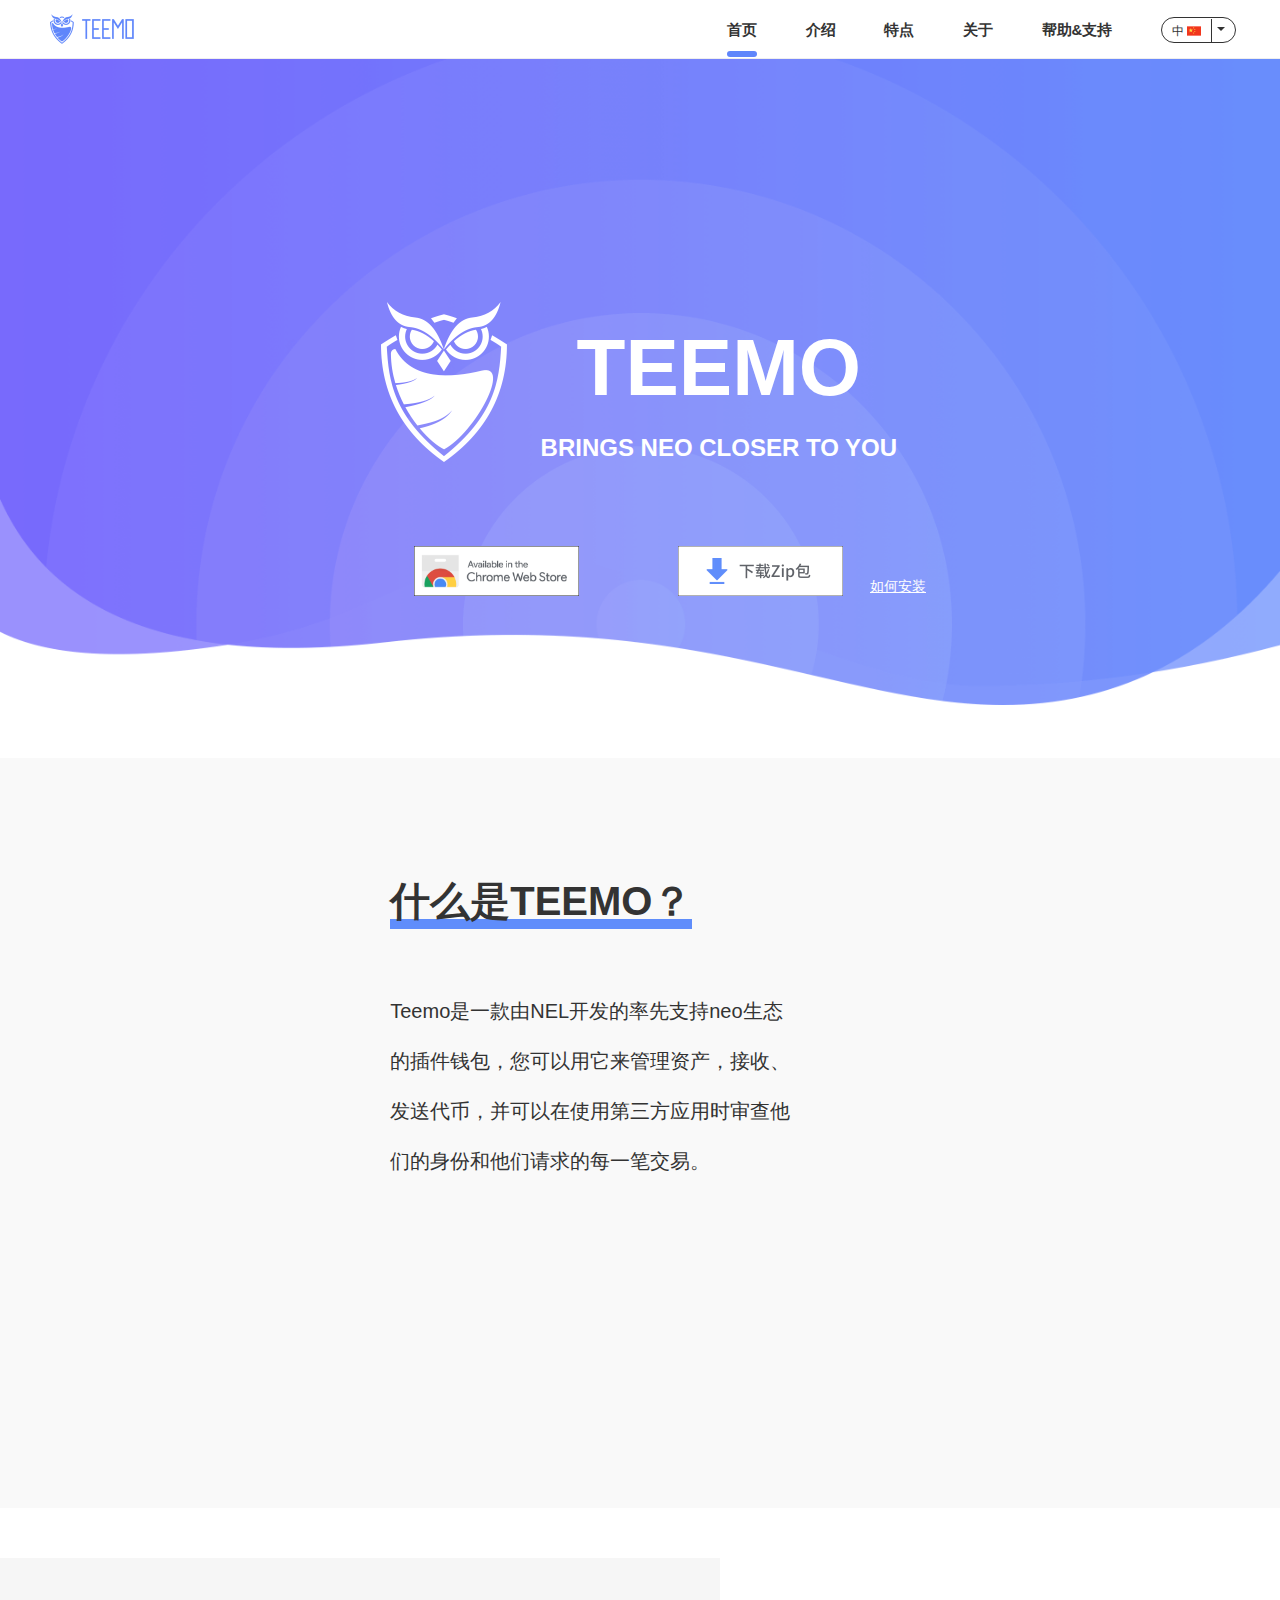
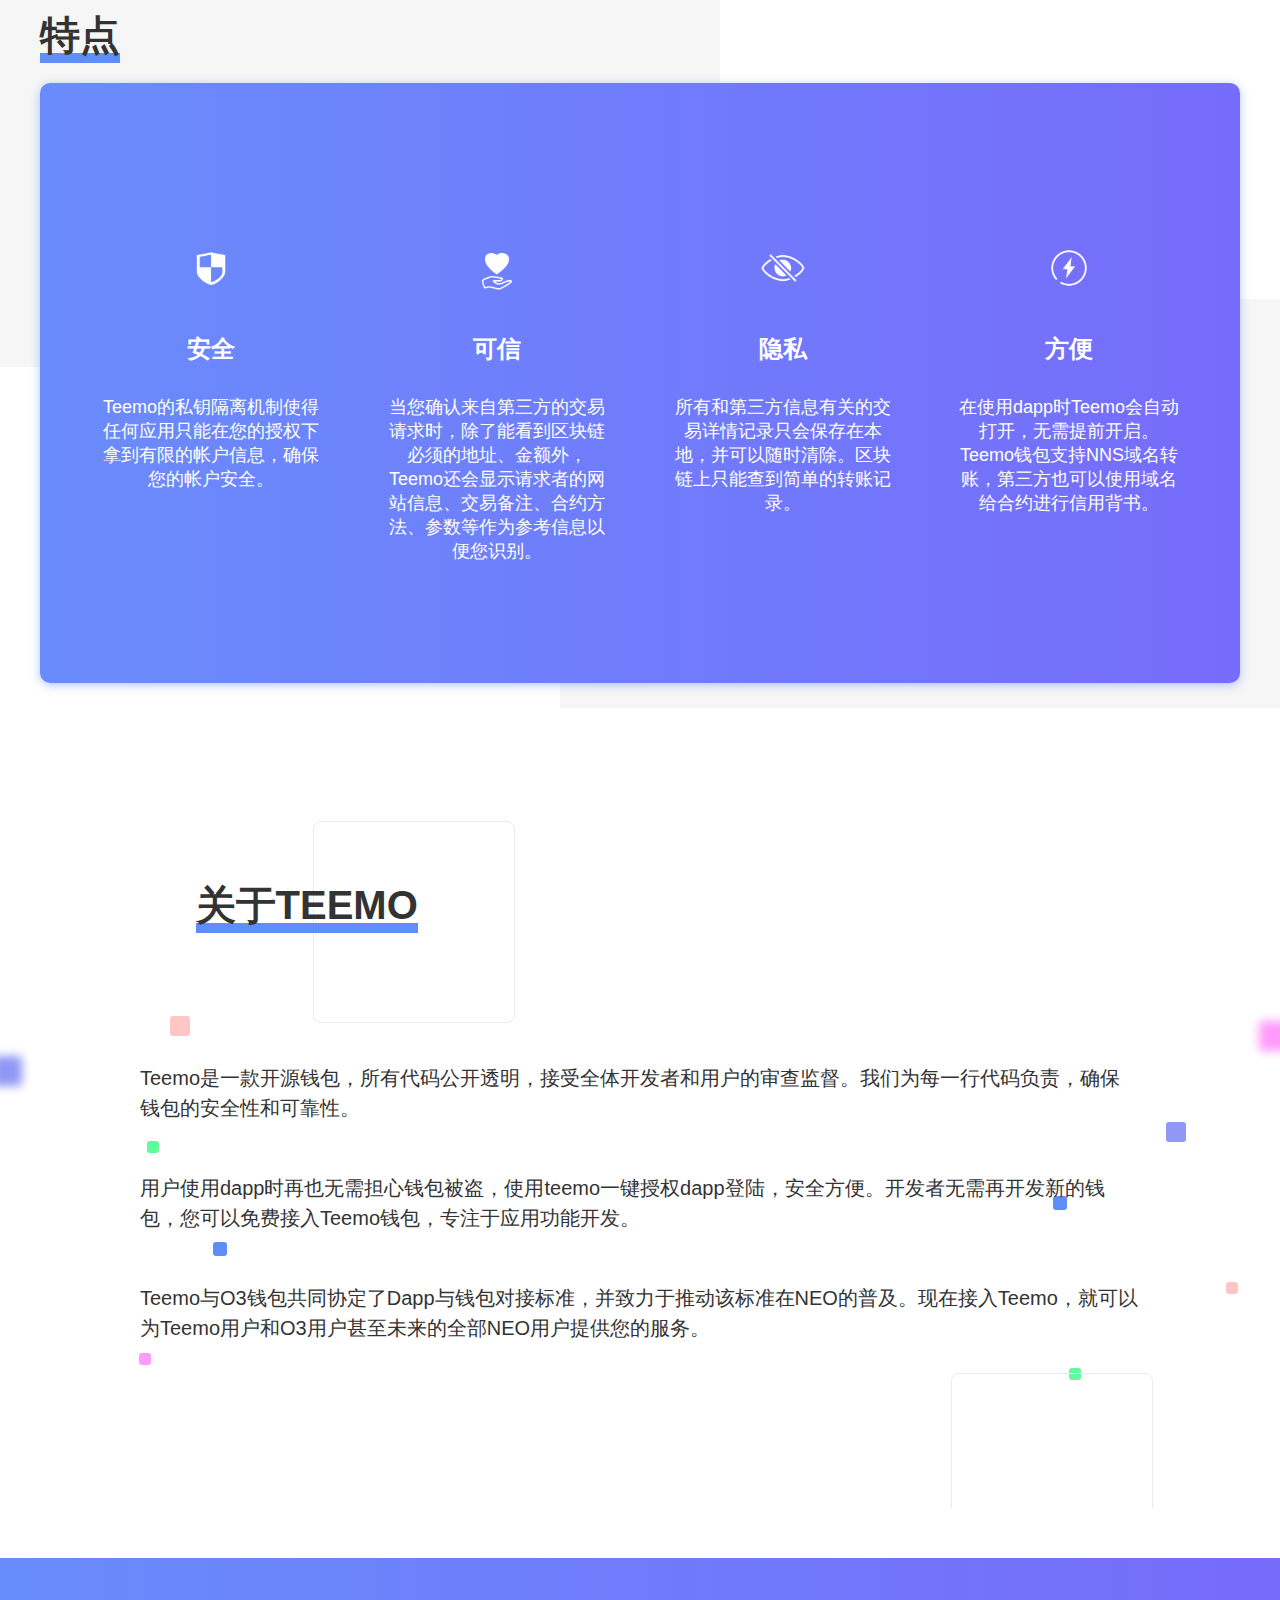
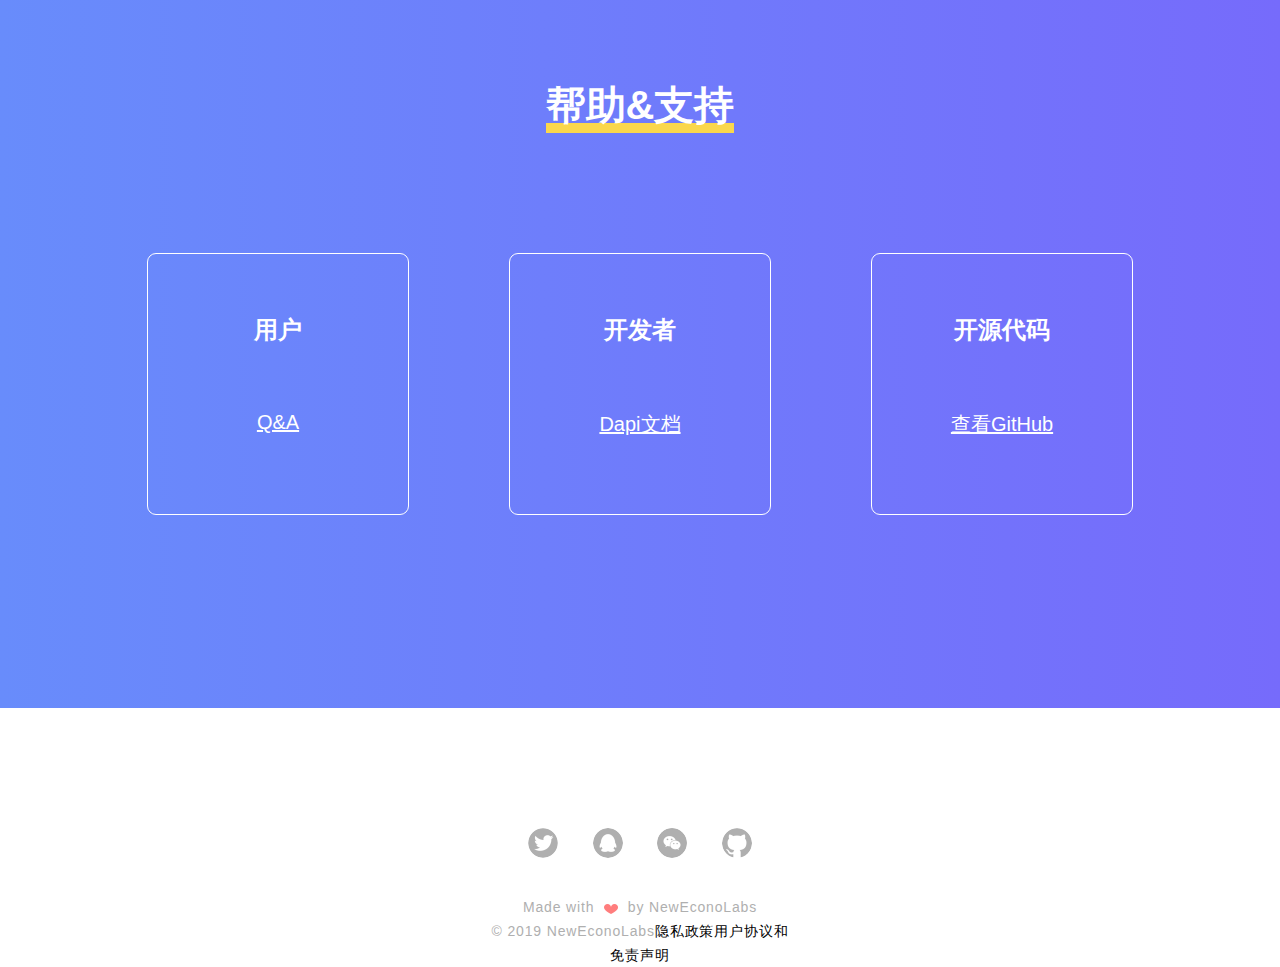
<file: index.html>
<!DOCTYPE html>
<html lang="en">

<head>
    <meta charset="UTF-8">
    <meta name="viewport"
        content="width=device-width,initial-scale=1, maximum-scale=1, minimum-scale=1, user-scalable=no">
    <meta http-equiv="X-UA-Compatible" content="ie=edge">
    <meta http-equiv="Expires" content="0">
    <meta http-equiv="Pragma" content="no-cache">
    <meta http-equiv="Cache-control" content="no-cache">
    <meta http-equiv="Cache" content="no-cache">
    <title>Teemo</title>
    <link rel="icon" href="./img/bitbug_favicon.ico" type="image/x-icon">
    <link rel="stylesheet" href="./css/reset.css">
    <link rel="stylesheet" href="./css/index-20190328.css">
    <link rel="stylesheet" href="./css/animate.css">
    <link rel="stylesheet" href="./css/swiper.min.css">
    <script>
        var w = document.documentElement.clientWidth;
        // if (w < 728)
        // {
        //     document.documentElement.style.fontSize = w / 3.75 + "px";
        // } else
        // {
        document.documentElement.style.fontSize = w / 14.4 + "px";
        // }

        window.onresize = function () {
            // var w = document.documentElement.clientWidth;
            // if (w < 728)
            // {
            //     document.documentElement.style.fontSize = w / 3.75 + "px";
            // } else
            // {
            document.documentElement.style.fontSize = w / 14.4 + "px";
            // }
        }
    </script>
</head>

<body>
    <header>
        <!-- <div class="menu" id="menu"></div>
        <div class="left">
            <img src="./img/logo.png" alt="logo.png" hidden>
            <img src="./img/logo.png" alt="logo2.png" hidden>
            <span></span>
        </div> -->
        <!-- <span class="mobile-language"><a href="./index-En.html">中</a></span> -->
        <div class="left">
            <img src="./img/teemologo.png" alt="teemologo.png">
        </div>
        <div class="right" id="right">
            <span class="close-icon" id="closeBtn"></span>
            <ul id="nav" class="nav">
                <li class="active" data-boxid="welcome">首页</li>
                <li data-boxid="introduce">介绍</li>
                <li data-boxid="trait">特点</li>
                <li data-boxid="about">关于</li>
                <li data-boxid="help">帮助&支持</li>
            </ul>
            <div class="language-toggle" id="language">
                <div class="language-left">
                    <span>中</span>
                    <img src="./img/ch.png" alt="">
                </div>
                <div class="triangle-wrap">
                    <div class="triangle"></div>
                </div>
                <div class="select-country" id="selectlang">
                    <ul>
                        <li><a href="./index.html">中文</a></li>
                        <li><a href="./index-en.html">English</a></li>
                    </ul>
                </div>
            </div>
        </div>
    </header>
    <div class="continar">
        <img src="./img/big-bg.png" alt="big-bg.png" hidden>
        <div class="swiper-container content-one" id="welcome">
            <div class="contentone-wrap">
                <div class="top-wrapper">
                    <div class="logo-img">
                        <img src="./img/logo.png" alt="">
                    </div>
                    <div class="content-text">
                        <div class="big-title">TEEMO</div>
                        <div class="small-title">BRINGS NEO CLOSER TO YOU</div>
                    </div>
                </div>
                <div class="download-img">
                    <a href="https://chrome.google.com/webstore/detail/teemo-wallet/faddjfhplkcfackpcjnmmeapchnkobjk"><img
                            src="./img/chrome-icon.png" alt="chrome-icon.png" class="chrome-img"></a>
                    <a href="https://github.com/NewEconoLab/TeemoWallet/releases/download/V1.3.0/TeemoWallet-1.3.0.zip"
                        target="_blank"><img src="./img/downloadzip.png" alt="download.png" class="download-img"></a>
                    <a href="./install-zh.html" class="download-text">如何安装</a>
                </div>
            </div>
        </div>
        <div class="content-other">
            <div class="content content-two swiper-container" id="introduce">
                <div class="title">
                    <strong>什么是TEEMO？</strong>
                    <div class="title-underline"></div>
                </div>
                <div class="introduce-text">
                    Teemo是一款由NEL开发的率先支持neo生态的插件钱包，您可以用它来管理资产，接收、发送代币，并可以在使用第三方应用时审查他们的身份和他们请求的每一笔交易。
                </div>
                <div class="introduce-img">
                    <img class="bg-first" src="./img/bg1-zh.png" alt="bg1-zh.png">
                    <img class="bg-second" src="./img/bg2-zh.png" alt="bg2-zh.png">
                    <img class="bg-third" src="./img/bg3-zh.png" alt="bg3-zh.png">
                </div>
            </div>
            <div class="content content-three swiper-container" id="trait">
                <div class="trait-title">
                    <div class="title">
                        <strong>特点</strong>
                        <div class="title-underline"></div>
                    </div>
                </div>

                <div class="trait-wrapper">
                    <div class="trait-small">
                        <div class="small-img">
                            <img src="./img/safe.png" alt="">
                        </div>
                        <strong class="small-title">安全</strong>
                        <p class="small-text">Teemo的私钥隔离机制使得任何应用只能在您的授权下拿到有限的帐户信息，确保您的帐户安全。</p>
                    </div>
                    <div class="trait-small">
                        <div class="small-img">
                            <img src="./img/credible.png" alt="">
                        </div>
                        <strong class="small-title">可信</strong>
                        <p class="small-text">
                            当您确认来自第三方的交易请求时，除了能看到区块链必须的地址、金额外，Teemo还会显示请求者的网站信息、交易备注、合约方法、参数等作为参考信息以便您识别。</p>
                    </div>
                    <div class="trait-small">
                        <div class="small-img">
                            <img src="./img/privacy.png" alt="">
                        </div>
                        <strong class="small-title">隐私</strong>
                        <p class="small-text">所有和第三方信息有关的交易详情记录只会保存在本地，并可以随时清除。区块链上只能查到简单的转账记录。</p>
                    </div>
                    <div class="trait-small">
                        <div class="small-img">
                            <img src="./img/amenity.png" alt="">
                        </div>
                        <strong class="small-title">方便</strong>
                        <p class="small-text">在使用dapp时Teemo会自动打开，无需提前开启。<br />Teemo钱包支持NNS域名转账，第三方也可以使用域名给合约进行信用背书。</p>
                    </div>
                </div>
                <div class="trait-smallbox-top"></div>
                <div class="trait-smallbox-bottom"></div>
            </div>
            <div class="content content-four swiper-container" id="about">
                <div class="title">
                    <strong>关于TEEMO</strong>
                    <div class="title-underline"></div>
                    <div class="white-box"></div>
                </div>
                <div class="about-content">
                    <p class="about-text">Teemo是一款开源钱包，所有代码公开透明，接受全体开发者和用户的审查监督。我们为每一行代码负责，确保钱包的安全性和可靠性。</p>
                    <p class="about-text">
                        用户使用dapp时再也无需担心钱包被盗，使用teemo一键授权dapp登陆，安全方便。开发者无需再开发新的钱包，您可以免费接入Teemo钱包，专注于应用功能开发。</p>
                    <p class="about-text">
                        Teemo与O3钱包共同协定了Dapp与钱包对接标准，并致力于推动该标准在NEO的普及。现在接入Teemo，就可以为Teemo用户和O3用户甚至未来的全部NEO用户提供您的服务。</p>
                </div>
                <div class="left-wrapper">
                    <div class="zi-box"></div>
                    <div class="cheng-box"></div>
                    <div class="green-box"></div>
                    <div class="blue-box"></div>
                    <div class="fen-box"></div>
                </div>
                <div class="right-wrapper">
                    <div class="fen-box"></div>
                    <div class="zi-box"></div>
                    <div class="blue-box"></div>
                    <div class="cheng-box"></div>
                    <div class="green-box"></div>
                </div>
                <div class="none-box"></div>
            </div>
            <div class="content content-five swiper-container" id="help">
                <div class="title">
                    <strong>帮助&支持</strong>
                    <div class="title-underline"></div>
                </div>
                <div class="help-wrapper">
                    <div class="help-box">
                        <strong class="help-title">用户</strong>
                        <a href="./qa-zh.html" class="help-link">Q&A</a>
                    </div>
                    <div class="help-box">
                        <strong class="help-title">开发者</strong>
                        <a href="https://dapi.nel.group/#neo-dapi" class="help-link" target="_blank">Dapi文档</a>
                    </div>
                    <div class="help-box">
                        <strong class="help-title">开源代码</strong>
                        <a href="https://github.com/NewEconoLab/TeemmoWallet" class="help-link"
                            target="_blank">查看GitHub</a>
                    </div>
                </div>
            </div>
        </div>
    </div>
    <footer>
        <div class="footer-wrap">
            <div class="relation-list">
                <ul>
                    <li class="img-icon">
                        <a href="https://twitter.com/NewEconoLab" target="_blank" class="img-twitter"></a>
                    </li>
                    <li class="img-icon" id="qqfooter">
                        <a href="#qqfooter" class="img-qq"></a>
                    </li>
                    <li class="img-icon" id="wechatfooter">
                        <a href="#wechatfooter" class="img-wechat"></a>
                    </li>
                    <li class="img-icon">
                        <a href="https://github.com/NewEconoLab" target="_blank" class="img-git"></a>
                    </li>
                </ul>
            </div>
            <div class="footer-msg">
                <span>Made with</span>
                <img src="./img/loving-heart.png" alt="">
                <span>by NewEconoLabs</span>
                <br>
                <span>© 2019 NewEconoLabs</span><a href="./privacy-zh.html" class="footer-text">隐私政策</a><a
                    href="./disclaimer-zh.html">用户协议和免责声明</a>
            </div>
        </div>
    </footer>
    <script src="./js/jquery-1.10.1.min.js"></script>
    <script src="./js/swiper.min.js"></script>
    <script src="./js/main.js"></script>
</body>

</html>
</file>
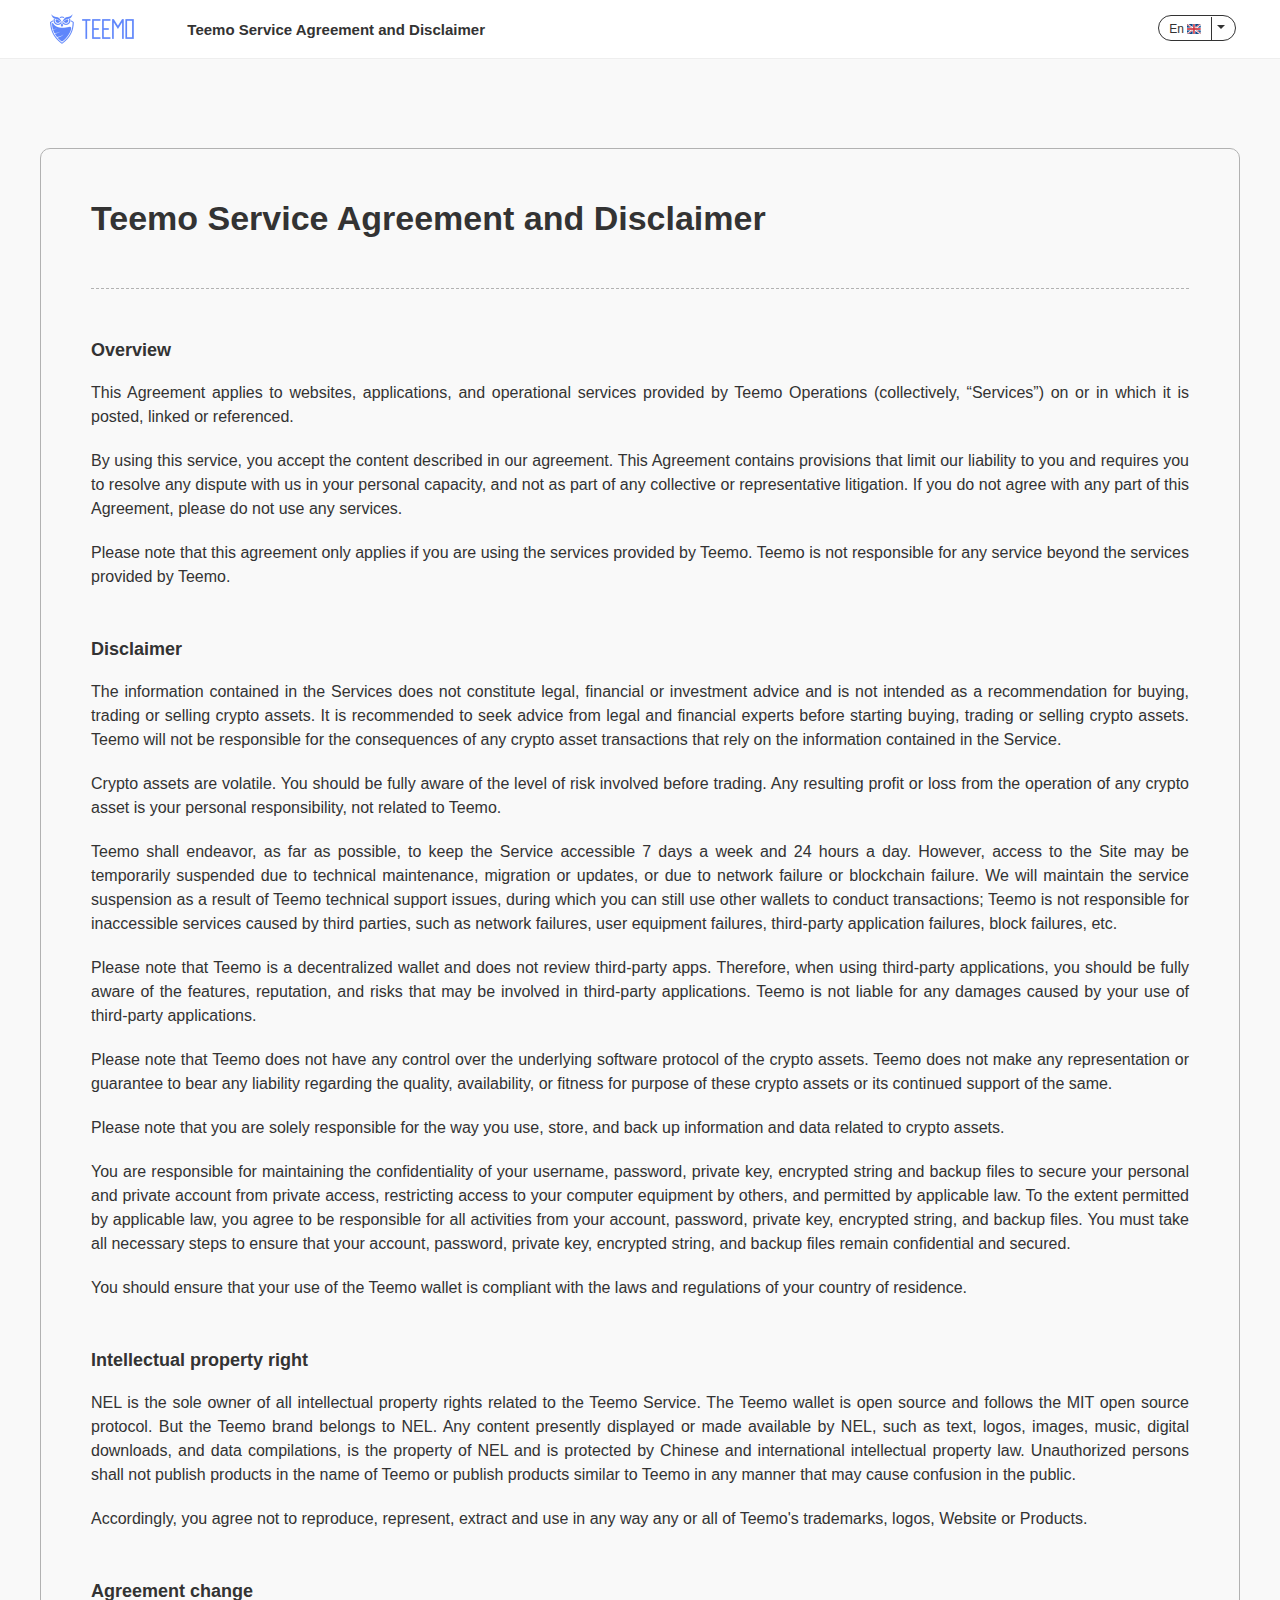
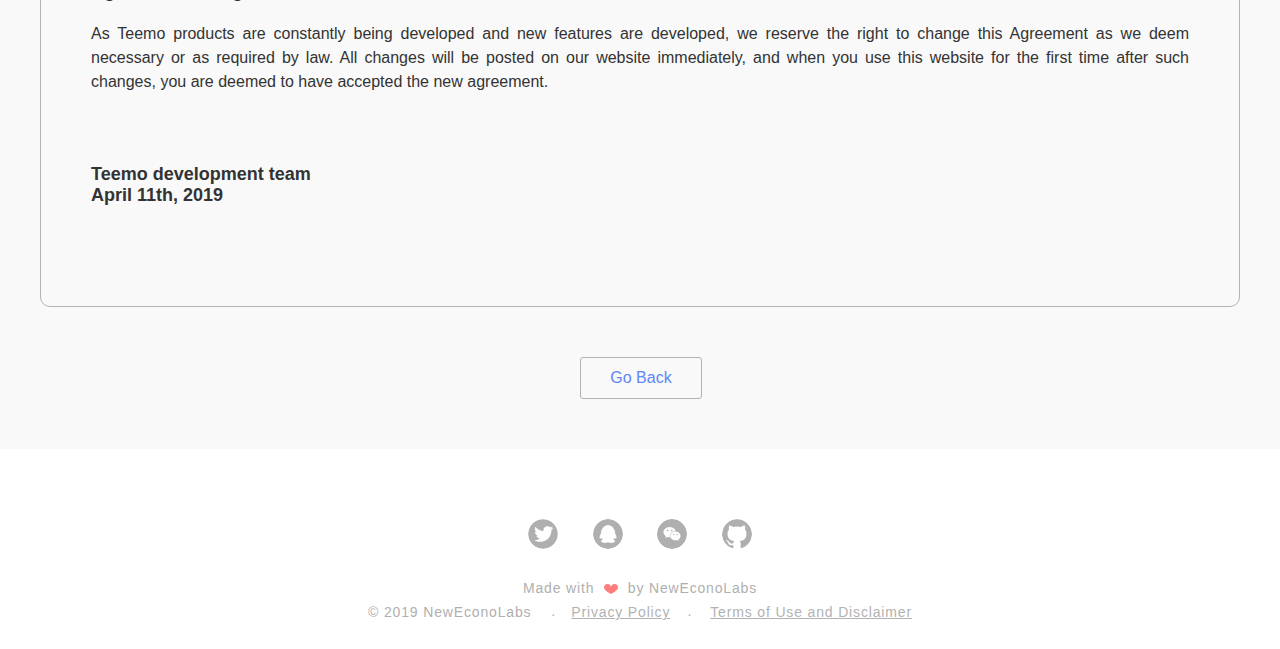
<file: disclaimer-en.html>
<!DOCTYPE html>
<html lang="en">

<head>
    <meta charset="UTF-8">
    <meta name="viewport"
        content="width=device-width,initial-scale=1, maximum-scale=1, minimum-scale=1, user-scalable=no">
    <meta http-equiv="X-UA-Compatible" content="ie=edge">
    <meta http-equiv="Expires" content="0">
    <meta http-equiv="Pragma" content="no-cache">
    <meta http-equiv="Cache-control" content="no-cache">
    <meta http-equiv="Cache" content="no-cache">
    <title>Teemo</title>
    <link rel="icon" href="./img/bitbug_favicon.ico" type="image/x-icon">
    <link rel="stylesheet" href="./css/reset.css">
    <link rel="stylesheet" href="./css/qa-20190417.css">
    <script>
        var w = document.documentElement.clientWidth;
        // if (w < 728)
        // {
        //     document.documentElement.style.fontSize = w / 3.75 + "px";
        // } else
        // {
        document.documentElement.style.fontSize = w / 14.4 + "px";
        // }

        window.onresize = function ()
        {
            // var w = document.documentElement.clientWidth;
            // if (w < 728)
            // {
            //     document.documentElement.style.fontSize = w / 3.75 + "px";
            // } else
            // {
            document.documentElement.style.fontSize = w / 14.4 + "px";
            // }
        }
    </script>
</head>

<body>
    <header>
        <!-- <div class="menu" id="menu"></div>
        <div class="left">
            <img src="./img/logo.png" alt="logo.png" hidden>
            <img src="./img/logo.png" alt="logo2.png" hidden>
            <span></span>
        </div> -->
        <!-- <span class="mobile-language"><a href="./index-En.html">中</a></span> -->
        <div class="left">
            <a href="./index-en.html">
                <img src="./img/teemologo.png" alt="teemologo.png">
            </a>
            <strong>Teemo Service Agreement and Disclaimer</strong>
        </div>
        <div class="right" id="right">
            <!-- <span class="close-icon" id="closeBtn"></span> -->
            <div class="language-toggle" id="langDisclaimer">
                <div class="language-left">
                    <span>En</span>
                    <img src="./img/en.png" alt="">
                </div>
                <div class="triangle-wrap">
                    <div class="triangle"></div>
                </div>
                <div class="select-country" id="disclaimerLang">
                    <ul>
                        <li><a href="./disclaimer-zh.html">中文</a></li>
                        <li><a href="./disclaimer-en.html">English</a></li>
                    </ul>
                </div>
            </div>
        </div>
    </header>
    <div class="continar">
        <div class="privacy-wrapper">
            <h1 class="privacy-title">Teemo Service Agreement and Disclaimer</h1>
            <hr style="height:1px;border:none;border-top:1px dashed #B2B2B2;">
            <h2>Overview</h2>
            <p>This Agreement applies to websites, applications, and operational services provided by Teemo Operations (collectively, “Services”) on or in which it is posted, linked or referenced.</p>
            <p>By using this service, you accept the content described in our agreement. This Agreement contains provisions that limit our liability to you and requires you to resolve any dispute with us in your personal capacity, and not as part of any collective or representative litigation. If you do not agree with any part of this Agreement, please do not use any services.</p>
            <p>Please note that this agreement only applies if you are using the services provided by Teemo. Teemo is not responsible for any service beyond the services provided by Teemo.</p>
            <h2>Disclaimer</h2>
            <p>The information contained in the Services does not constitute legal, financial or investment advice and is not intended as a recommendation for buying, trading or selling crypto assets. It is recommended to seek advice from legal and financial experts before starting buying, trading or selling crypto assets. Teemo will not be responsible for the consequences of any crypto asset transactions that rely on the information contained in the Service.</p>
            <p>Crypto assets are volatile. You should be fully aware of the level of risk involved before trading. Any resulting profit or loss from the operation of any crypto asset is your personal responsibility, not related to Teemo.</p>
            <p>Teemo shall endeavor, as far as possible, to keep the Service accessible 7 days a week and 24 hours a day. However, access to the Site may be temporarily suspended due to technical maintenance, migration or updates, or due to network failure or blockchain failure. We will maintain the service suspension as a result of Teemo technical support issues, during which you can still use other wallets to conduct transactions; Teemo is not responsible for inaccessible services caused by third parties, such as network failures, user equipment failures, third-party application failures, block failures, etc.</p>
            <p>Please note that Teemo is a decentralized wallet and does not review third-party apps. Therefore, when using third-party applications, you should be fully aware of the features, reputation, and risks that may be involved in third-party applications. Teemo is not liable for any damages caused by your use of third-party applications.</p>
            <p>Please note that Teemo does not have any control over the underlying software protocol of the crypto assets. Teemo does not make any representation or guarantee to bear any liability regarding the quality, availability, or fitness for purpose of these crypto assets or its continued support of the same.</p>
            <p>Please note that you are solely responsible for the way you use, store, and back up information and data related to crypto assets.</p>
            <p>You are responsible for maintaining the confidentiality of your username, password, private key, encrypted string and backup files to secure your personal and private account from private access, restricting access to your computer equipment by others, and permitted by applicable law. To the extent permitted by applicable law, you agree to be responsible for all activities from your account, password, private key, encrypted string, and backup files. You must take all necessary steps to ensure that your account, password, private key, encrypted string, and backup files remain confidential and secured.</p>
            <p>You should ensure that your use of the Teemo wallet is compliant with the laws and regulations of your country of residence.</p>
            <h2>Intellectual property right</h2>
            <p>NEL is the sole owner of all intellectual property rights related to the Teemo Service. The Teemo wallet is open source and follows the MIT open source protocol. But the Teemo brand belongs to NEL. Any content presently displayed or made available by NEL, such as text, logos, images, music, digital downloads, and data compilations, is the property of NEL and is protected by Chinese and international intellectual property law. Unauthorized persons shall not publish products in the name of Teemo or publish products similar to Teemo in any manner that may cause confusion in the public.</p>
            <p>Accordingly, you agree not to reproduce, represent, extract and use in any way any or all of Teemo's trademarks, logos, Website or Products.</p>
            <h2>Agreement change</h2>
            <p>As Teemo products are constantly being developed and new features are developed, we reserve the right to change this Agreement as we deem necessary or as required by law. All changes will be posted on our website immediately, and when you use this website for the first time after such changes, you are deemed to have accepted the new agreement.</p>
            <div class="date-text">
                <h1>Teemo development team</h1>
                <h1>April 11th, 2019</h1>
            </div>
        </div>
        <div class="goback-btn">
            <a href="./index-en.html" class="goback-a">Go Back</a>
        </div>
    </div>
    <footer>
        <div class="footer-wrap">
            <div class="relation-list">
                <ul>
                    <li class="img-icon">
                        <a href="https://twitter.com/NewEconoLab" target="_blank" class="img-twitter"></a>
                    </li>
                    <li class="img-icon" id="qqfooter">
                        <a href="#qqfooter" class="img-qq"></a>
                    </li>
                    <li class="img-icon" id="wechatfooter">
                        <a href="#wechatfooter" class="img-wechat"></a>
                    </li>
                    <li class="img-icon">
                        <a href="https://github.com/NewEconoLab" target="_blank" class="img-git"></a>
                    </li>
                </ul>
            </div>
            <div class="footer-msg">
                <span>Made with</span>
                <img src="./img/loving-heart.png" alt="">
                <span>by NewEconoLabs</span>
                <br>
                <span>© 2019 NewEconoLabs</span><a href="./privacy-en.html" class="footer-text">Privacy Policy</a><a href="./disclaimer-en.html">Terms of Use and Disclaimer</a>
            </div>
        </div>
    </footer>
    <script src="./js/jquery-1.10.1.min.js"></script>
    <script>
        var appQa = {
            init: function ()
            {
                // 语言选择事件
                this.onLanguageClick();
            },
            onLanguageClick: function ()
            {
                let flag = false;
                $("#langDisclaimer").on("click", function ()
                {
                    flag = !flag;
                    if (flag)
                    {
                        $("#disclaimerLang").show();
                    } else
                    {
                        $("#disclaimerLang").hide();
                    }
                })
                $("#disclaimerLang").on("click", "li", function (e)
                {
                    let event = e || window.event;
                    event.stopPropagation();
                    $("#disclaimerLang").hide();
                })
            }
        }

        $(function ()
        {
            appQa.init();
        })
    </script>
</body>

</html>
</file>
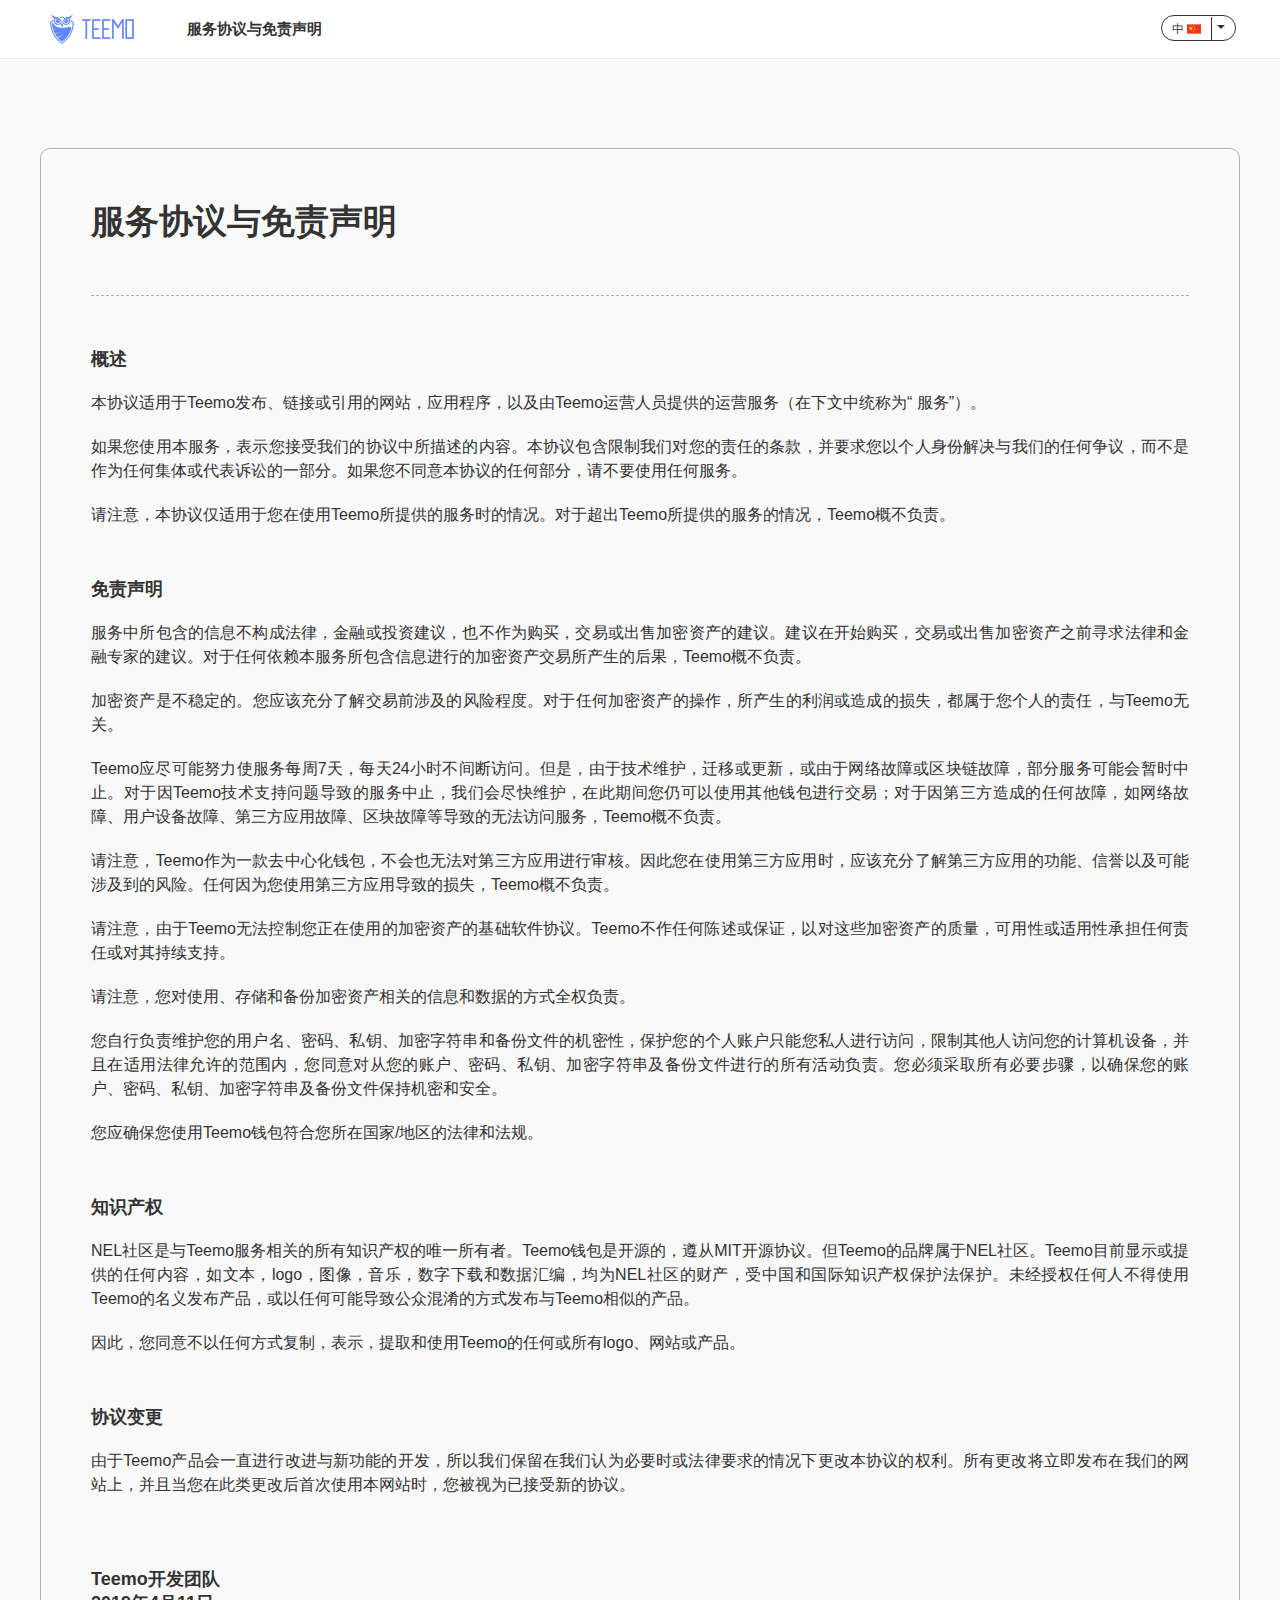
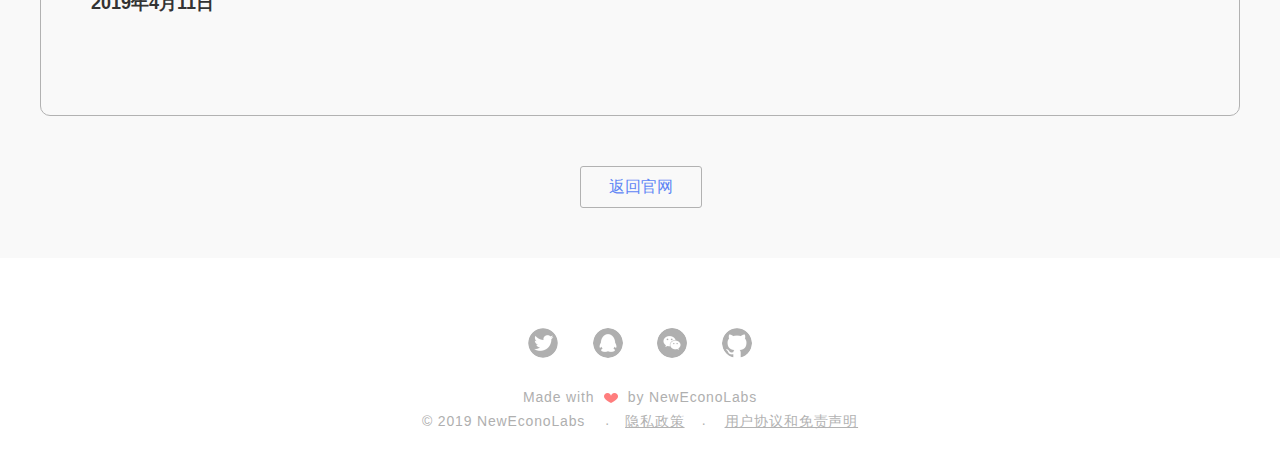
<file: disclaimer-zh.html>
<!DOCTYPE html>
<html lang="en">

<head>
    <meta charset="UTF-8">
    <meta name="viewport"
        content="width=device-width,initial-scale=1, maximum-scale=1, minimum-scale=1, user-scalable=no">
    <meta http-equiv="X-UA-Compatible" content="ie=edge">
    <meta http-equiv="Expires" content="0">
    <meta http-equiv="Pragma" content="no-cache">
    <meta http-equiv="Cache-control" content="no-cache">
    <meta http-equiv="Cache" content="no-cache">
    <title>Teemo</title>
    <link rel="icon" href="./img/bitbug_favicon.ico" type="image/x-icon">
    <link rel="stylesheet" href="./css/reset.css">
    <link rel="stylesheet" href="./css/qa-20190417.css">
    <script>
        var w = document.documentElement.clientWidth;
        // if (w < 728)
        // {
        //     document.documentElement.style.fontSize = w / 3.75 + "px";
        // } else
        // {
        document.documentElement.style.fontSize = w / 14.4 + "px";
        // }

        window.onresize = function ()
        {
            // var w = document.documentElement.clientWidth;
            // if (w < 728)
            // {
            //     document.documentElement.style.fontSize = w / 3.75 + "px";
            // } else
            // {
            document.documentElement.style.fontSize = w / 14.4 + "px";
            // }
        }
    </script>
</head>

<body>
    <header>
        <!-- <div class="menu" id="menu"></div>
        <div class="left">
            <img src="./img/logo.png" alt="logo.png" hidden>
            <img src="./img/logo.png" alt="logo2.png" hidden>
            <span></span>
        </div> -->
        <!-- <span class="mobile-language"><a href="./index-En.html">中</a></span> -->
        <div class="left">
            <a href="./index.html">
                <img src="./img/teemologo.png" alt="teemologo.png">
            </a>
            <strong>服务协议与免责声明</strong>
        </div>
        <div class="right" id="right">
            <!-- <span class="close-icon" id="closeBtn"></span> -->
            <div class="language-toggle" id="langDisclaimer">
                <div class="language-left">
                    <span>中</span>
                    <img src="./img/ch.png" alt="">
                </div>
                <div class="triangle-wrap">
                    <div class="triangle"></div>
                </div>
                <div class="select-country" id="disclaimerLang">
                    <ul>
                        <li><a href="./privacy-zh.html">中文</a></li>
                        <li><a href="./privacy-en.html">English</a></li>
                    </ul>
                </div>
            </div>
        </div>
    </header>
    <div class="continar">
        <div class="privacy-wrapper">
            <h1 class="privacy-title">服务协议与免责声明</h1>
            <hr style="height:1px;border:none;border-top:1px dashed #B2B2B2;">
            <h2>概述</h2>
            <p>本协议适用于Teemo发布、链接或引用的网站，应用程序，以及由Teemo运营人员提供的运营服务（在下文中统称为“ 服务”）。 </p>
            <p>如果您使用本服务，表示您接受我们的协议中所描述的内容。本协议包含限制我们对您的责任的条款，并要求您以个人身份解决与我们的任何争议，而不是作为任何集体或代表诉讼的一部分。如果您不同意本协议的任何部分，请不要使用任何服务。</p>
            <p>请注意，本协议仅适用于您在使用Teemo所提供的服务时的情况。对于超出Teemo所提供的服务的情况，Teemo概不负责。</p>
            <h2>免责声明</h2>
            <p>服务中所包含的信息不构成法律，金融或投资建议，也不作为购买，交易或出售加密资产的建议。建议在开始购买，交易或出售加密资产之前寻求法律和金融专家的建议。对于任何依赖本服务所包含信息进行的加密资产交易所产生的后果，Teemo概不负责。</p>
            <p>加密资产是不稳定的。您应该充分了解交易前涉及的风险程度。对于任何加密资产的操作，所产生的利润或造成的损失，都属于您个人的责任，与Teemo无关。</p>
            <p>Teemo应尽可能努力使服务每周7天，每天24小时不间断访问。但是，由于技术维护，迁移或更新，或由于网络故障或区块链故障，部分服务可能会暂时中止。对于因Teemo技术支持问题导致的服务中止，我们会尽快维护，在此期间您仍可以使用其他钱包进行交易；对于因第三方造成的任何故障，如网络故障、用户设备故障、第三方应用故障、区块故障等导致的无法访问服务，Teemo概不负责。</p>
            <p>请注意，Teemo作为一款去中心化钱包，不会也无法对第三方应用进行审核。因此您在使用第三方应用时，应该充分了解第三方应用的功能、信誉以及可能涉及到的风险。任何因为您使用第三方应用导致的损失，Teemo概不负责。</p>
            <p>请注意，由于Teemo无法控制您正在使用的加密资产的基础软件协议。Teemo不作任何陈述或保证，以对这些加密资产的质量，可用性或适用性承担任何责任或对其持续支持。</p>
            <p>请注意，您对使用、存储和备份加密资产相关的信息和数据的方式全权负责。</p>
            <p>您自行负责维护您的用户名、密码、私钥、加密字符串和备份文件的机密性，保护您的个人账户只能您私人进行访问，限制其他人访问您的计算机设备，并且在适用法律允许的范围内，您同意对从您的账户、密码、私钥、加密字符串及备份文件进行的所有活动负责。您必须采取所有必要步骤，以确保您的账户、密码、私钥、加密字符串及备份文件保持机密和安全。</p>
            <p>您应确保您使用Teemo钱包符合您所在国家/地区的法律和法规。</p>
            <h2>知识产权</h2>
            <p>NEL社区是与Teemo服务相关的所有知识产权的唯一所有者。Teemo钱包是开源的，遵从MIT开源协议。但Teemo的品牌属于NEL社区。Teemo目前显示或提供的任何内容，如文本，logo，图像，音乐，数字下载和数据汇编，均为NEL社区的财产，受中国和国际知识产权保护法保护。未经授权任何人不得使用Teemo的名义发布产品，或以任何可能导致公众混淆的方式发布与Teemo相似的产品。</p>
            <p>因此，您同意不以任何方式复制，表示，提取和使用Teemo的任何或所有logo、网站或产品。</p>
            <h2>协议变更</h2>
            <p>由于Teemo产品会一直进行改进与新功能的开发，所以我们保留在我们认为必要时或法律要求的情况下更改本协议的权利。所有更改将立即发布在我们的网站上，并且当您在此类更改后首次使用本网站时，您被视为已接受新的协议。</p>
            <div class="date-text">
                <h1>Teemo开发团队</h1>
                <h1>2019年4月11日</h1>
            </div>
        </div>
        <div class="goback-btn">
            <a href="./index.html" class="goback-a">返回官网</a>
        </div>
    </div>
    <footer>
        <div class="footer-wrap">
            <div class="relation-list">
                <ul>
                    <li class="img-icon">
                        <a href="https://twitter.com/NewEconoLab" target="_blank" class="img-twitter"></a>
                    </li>
                    <li class="img-icon" id="qqfooter">
                        <a href="#qqfooter" class="img-qq"></a>
                    </li>
                    <li class="img-icon" id="wechatfooter">
                        <a href="#wechatfooter" class="img-wechat"></a>
                    </li>
                    <li class="img-icon">
                        <a href="https://github.com/NewEconoLab" target="_blank" class="img-git"></a>
                    </li>
                </ul>
            </div>
            <div class="footer-msg">
                <span>Made with</span>
                <img src="./img/loving-heart.png" alt="">
                <span>by NewEconoLabs</span>
                <br>
                <span>© 2019 NewEconoLabs</span><a href="./privacy-zh.html" class="footer-text">隐私政策</a><a href="./disclaimer-zh.html">用户协议和免责声明</a>
            </div>
        </div>
    </footer>
    <script src="./js/jquery-1.10.1.min.js"></script>
    <script>
        var appQa = {
            init: function ()
            {
                // 语言选择事件
                this.onLanguageClick();
            },
            onLanguageClick: function ()
            {
                let flag = false;
                $("#langDisclaimer").on("click", function ()
                {
                    flag = !flag;
                    if (flag)
                    {
                        $("#disclaimerLang").show();
                    } else
                    {
                        $("#disclaimerLang").hide();
                    }
                })
                $("#disclaimerLang").on("click", "li", function (e)
                {
                    let event = e || window.event;
                    event.stopPropagation();
                    $("#disclaimerLang").hide();
                })
            }
        }

        $(function ()
        {
            appQa.init();
        })
    </script>
</body>

</html>
</file>
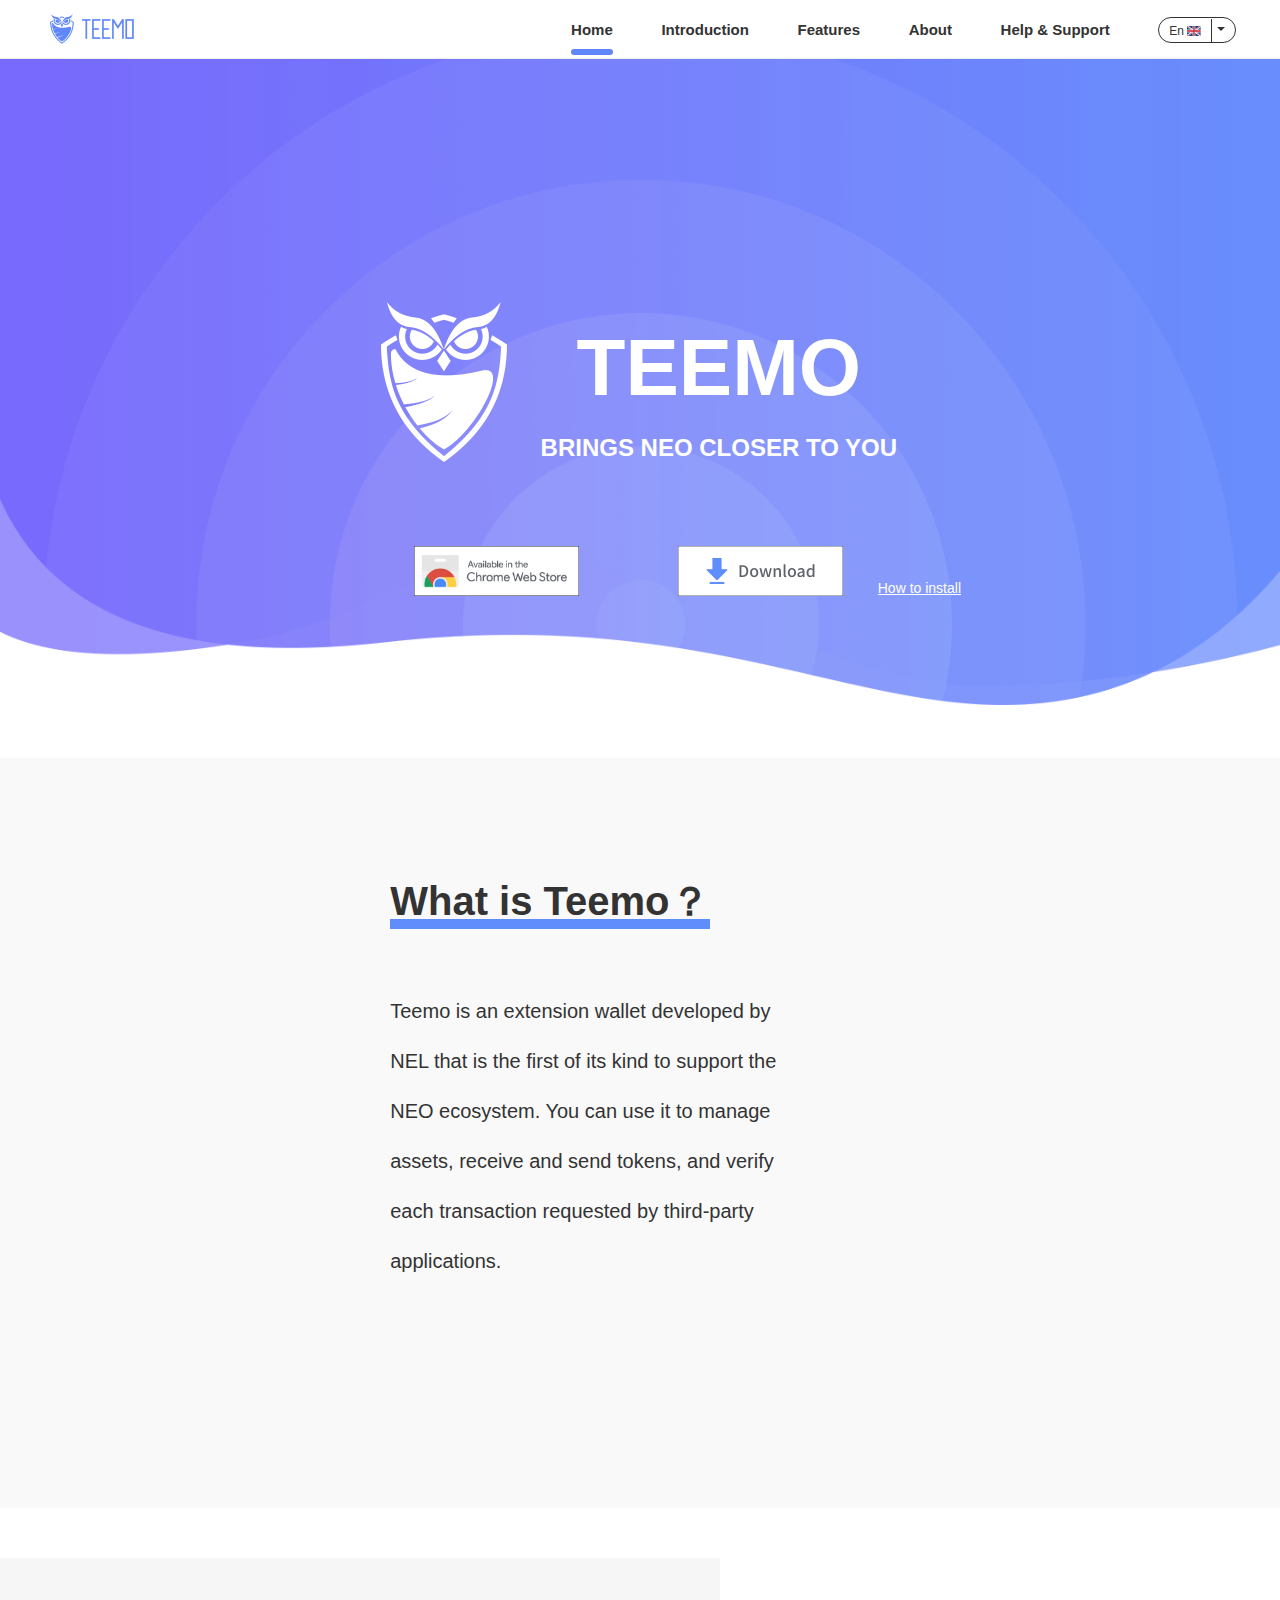
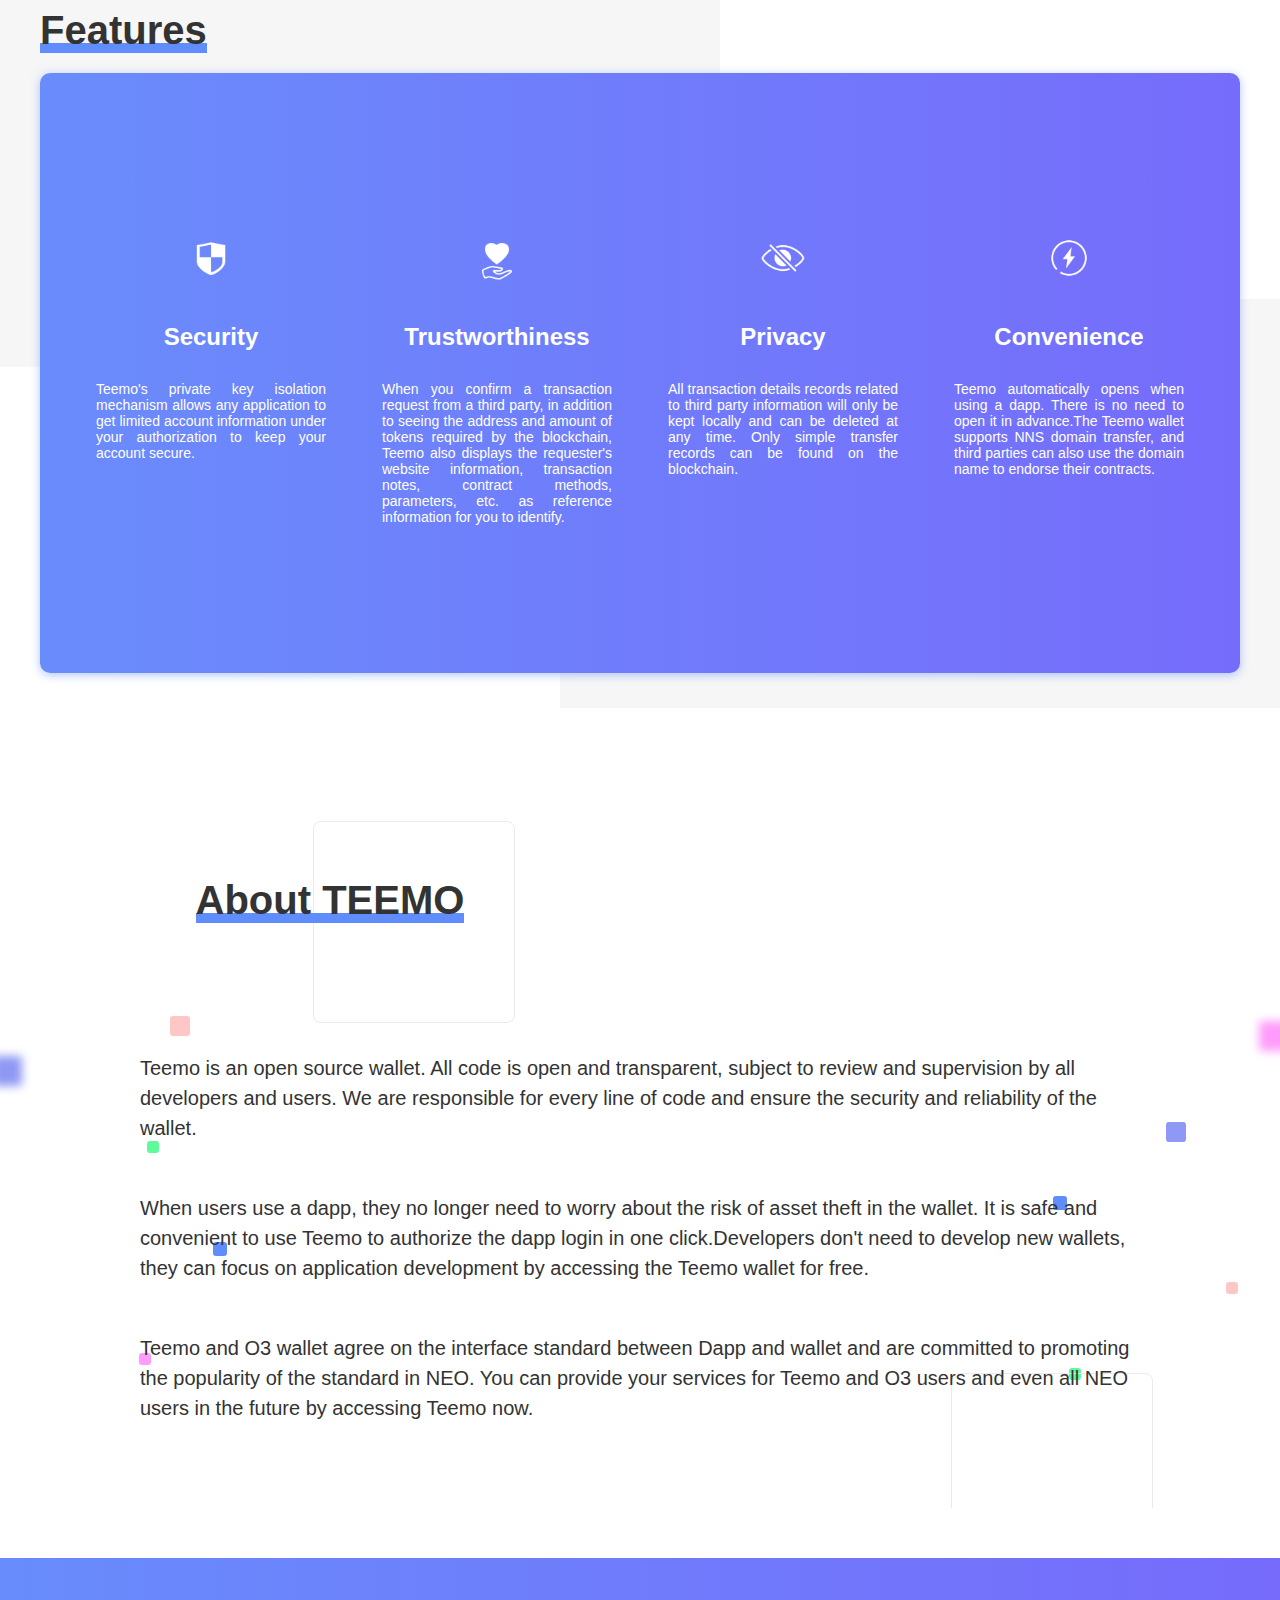
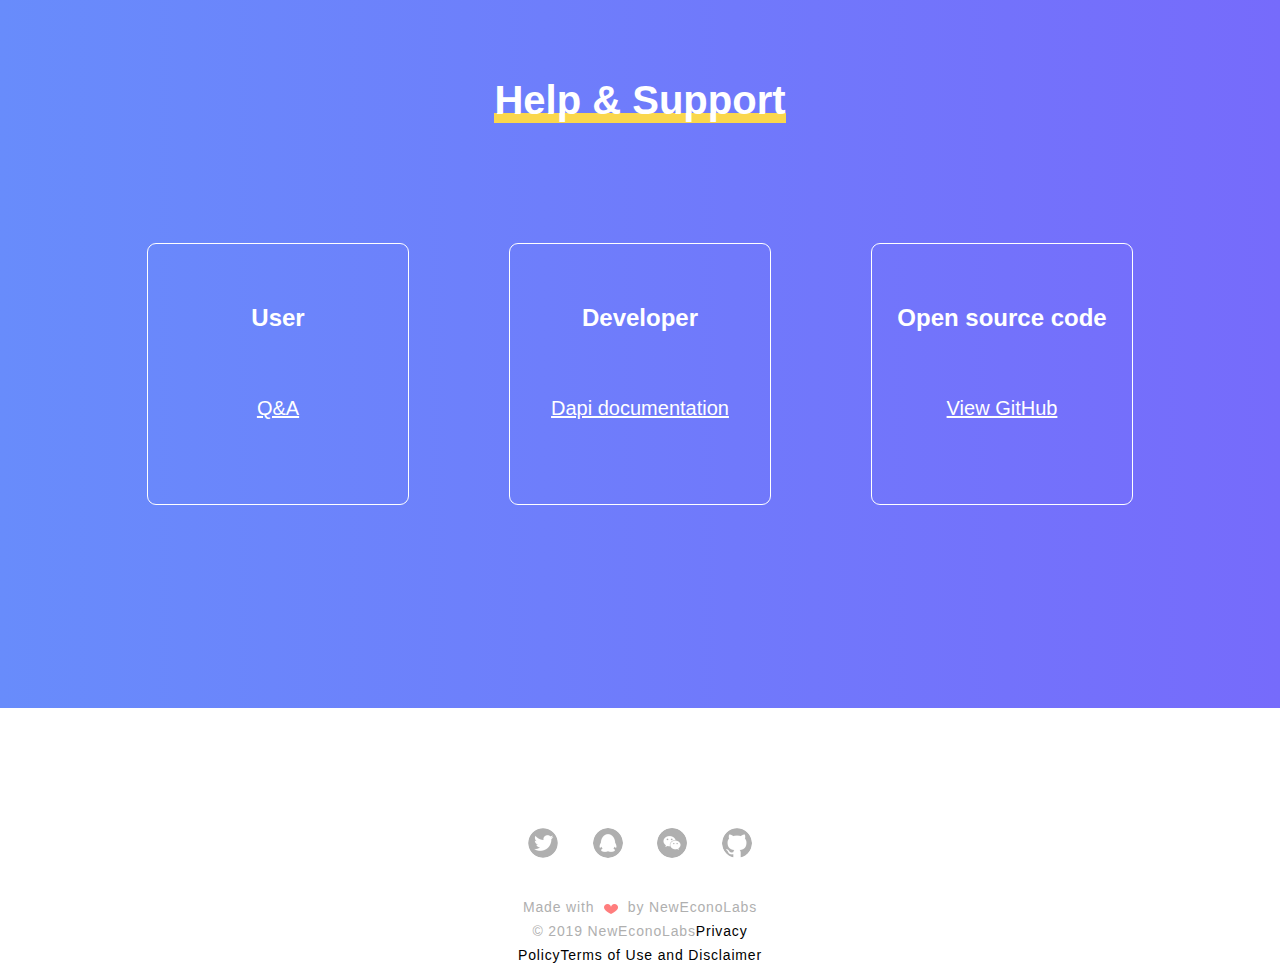
<file: index-en.html>
<!DOCTYPE html>
<html lang="en">

<head>
    <meta charset="UTF-8">
    <meta name="viewport"
        content="width=device-width,initial-scale=1, maximum-scale=1, minimum-scale=1, user-scalable=no">
    <meta http-equiv="X-UA-Compatible" content="ie=edge">
    <meta http-equiv="Expires" content="0">
    <meta http-equiv="Pragma" content="no-cache">
    <meta http-equiv="Cache-control" content="no-cache">
    <meta http-equiv="Cache" content="no-cache">
    <title>Teemo</title>
    <link rel="icon" href="./img/bitbug_favicon.ico" type="image/x-icon">
    <link rel="stylesheet" href="./css/reset.css">
    <link rel="stylesheet" href="./css/index-20190328.css">
    <link rel="stylesheet" href="./css/animate.css">
    <link rel="stylesheet" href="./css/swiper.min.css">
    <script>
        var w = document.documentElement.clientWidth;
        // if (w < 728)
        // {
        //     document.documentElement.style.fontSize = w / 3.75 + "px";
        // } else
        // {
        document.documentElement.style.fontSize = w / 14.4 + "px";
        // }

        window.onresize = function () {
            // var w = document.documentElement.clientWidth;
            // if (w < 728)
            // {
            //     document.documentElement.style.fontSize = w / 3.75 + "px";
            // } else
            // {
            document.documentElement.style.fontSize = w / 14.4 + "px";
            // }
        }
    </script>
</head>

<body>
    <header>
        <!-- <div class="menu" id="menu"></div>
        <div class="left">
            <img src="./img/logo.png" alt="logo.png" hidden>
            <img src="./img/logo.png" alt="logo2.png" hidden>
            <span></span>
        </div> -->
        <!-- <span class="mobile-language"><a href="./index-En.html">中</a></span> -->
        <div class="left">
            <img src="./img/teemologo.png" alt="teemologo.png">
        </div>
        <div class="right" id="right">
            <span class="close-icon" id="closeBtn"></span>
            <ul id="nav" class="nav">
                <li class="active" data-boxid="welcome">Home</li>
                <li data-boxid="introduce">Introduction</li>
                <li data-boxid="trait">Features</li>
                <li data-boxid="about">About</li>
                <li data-boxid="help">Help & Support</li>
            </ul>
            <div class="language-toggle" id="language">
                <div class="language-left">
                    <span>En</span>
                    <img src="./img/en.png" alt="">
                </div>
                <div class="triangle-wrap">
                    <div class="triangle"></div>
                </div>
                <div class="select-country" id="selectlang">
                    <ul>
                        <li><a href="./index.html">中文</a></li>
                        <li><a href="./index-en.html">English</a></li>
                    </ul>
                </div>
            </div>
        </div>
    </header>
    <div class="continar">
        <img src="./img/big-bg.png" alt="big-bg.png" hidden>
        <div class="swiper-container content-one" id="welcome">
            <div class="contentone-wrap">
                <div class="top-wrapper">
                    <div class="logo-img">
                        <img src="./img/logo.png" alt="">
                    </div>
                    <div class="content-text">
                        <div class="big-title">TEEMO</div>
                        <div class="small-title">BRINGS NEO CLOSER TO YOU</div>
                    </div>
                </div>
                <div class="download-img">
                    <a href="https://chrome.google.com/webstore/detail/teemo-wallet/faddjfhplkcfackpcjnmmeapchnkobjk"><img
                            src="./img/chrome-icon.png" alt="chrome-icon.png" class="chrome-img"></a>
                    <a href="https://github.com/NewEconoLab/TeemoWallet/releases/download/V1.3.0/TeemoWallet-1.3.0.zip"
                        target="_blank"><img src="./img/download-en.png" alt="download.png" class="download-img"></a>
                    <a href="./install-en.html" class="download-text-en">How to install</a>
                </div>
            </div>
        </div>
        <div class="content-other">
            <div class="content content-two swiper-container" id="introduce">
                <div class="title">
                    <strong>What is Teemo？</strong>
                    <div class="title-underline"></div>
                </div>
                <div class="introduce-text">
                    Teemo is an extension wallet developed by NEL that is the first of its kind to support the NEO
                    ecosystem. You can use it to manage assets, receive and send tokens, and verify each transaction
                    requested by third-party applications.
                </div>
                <div class="introduce-img">
                    <img class="bg-first" src="./img/bg1-en.png" alt="bg1-en.png">
                    <img class="bg-second" src="./img/bg2-en.png" alt="bg2-en.png">
                    <img class="bg-third" src="./img/bg3-en.png" alt="bg3-en.png">
                </div>
            </div>
            <div class="content content-three swiper-container" id="trait">
                <div class="trait-title">
                    <div class="title">
                        <strong>Features</strong>
                        <div class="title-underline"></div>
                    </div>
                </div>

                <div class="trait-wrapper">
                    <div class="trait-small">
                        <div class="small-img">
                            <img src="./img/safe.png" alt="">
                        </div>
                        <strong class="small-title">Security</strong>
                        <p class="small-text-en">Teemo's private key isolation mechanism allows any application to get
                            limited account information under your authorization to keep your account secure.</p>
                    </div>
                    <div class="trait-small">
                        <div class="small-img">
                            <img src="./img/credible.png" alt="">
                        </div>
                        <strong class="small-title">Trustworthiness</strong>
                        <p class="small-text-en">
                            When you confirm a transaction request from a third party, in addition to seeing the address
                            and amount of tokens required by the blockchain, Teemo also displays the requester's website
                            information, transaction notes, contract methods, parameters, etc. as reference information
                            for you to identify.</p>
                    </div>
                    <div class="trait-small">
                        <div class="small-img">
                            <img src="./img/privacy.png" alt="">
                        </div>
                        <strong class="small-title">Privacy</strong>
                        <p class="small-text-en">All transaction details records related to third party information will
                            only be kept locally and can be deleted at any time. Only simple transfer records can be
                            found on the blockchain.</p>
                    </div>
                    <div class="trait-small">
                        <div class="small-img">
                            <img src="./img/amenity.png" alt="">
                        </div>
                        <strong class="small-title">Convenience</strong>
                        <p class="small-text-en">Teemo automatically opens when using a dapp. There is no need to open
                            it in advance.The Teemo wallet supports NNS domain transfer, and third parties can also use
                            the domain name to endorse their contracts.</p>
                    </div>
                </div>
                <div class="trait-smallbox-top"></div>
                <div class="trait-smallbox-bottom"></div>
            </div>
            <div class="content content-four swiper-container" id="about">
                <div class="title">
                    <strong>About TEEMO</strong>
                    <div class="title-underline"></div>
                    <div class="white-box"></div>
                </div>
                <div class="about-content">
                    <p class="about-text">Teemo is an open source wallet. All code is open and transparent, subject to
                        review and supervision by all developers and users. We are responsible for every line of code
                        and ensure the security and reliability of the wallet.</p>
                    <p class="about-text">
                        When users use a dapp, they no longer need to worry about the risk of asset theft in the wallet.
                        It is safe and convenient to use Teemo to authorize the dapp login in one click.Developers don't
                        need to develop new wallets, they can focus on application development by accessing the Teemo
                        wallet for free.
                    </p>
                    <p class="about-text">
                        Teemo and O3 wallet agree on the interface standard between Dapp and wallet and are committed to
                        promoting the popularity of the standard in NEO. You can provide your services for Teemo
                        and O3 users and even all NEO users in the future by accessing Teemo now.</p>
                </div>
                <div class="left-wrapper">
                    <div class="zi-box"></div>
                    <div class="cheng-box"></div>
                    <div class="green-box"></div>
                    <div class="blue-box"></div>
                    <div class="fen-box"></div>
                </div>
                <div class="right-wrapper">
                    <div class="fen-box"></div>
                    <div class="zi-box"></div>
                    <div class="blue-box"></div>
                    <div class="cheng-box"></div>
                    <div class="green-box"></div>
                </div>
                <div class="none-box"></div>
            </div>
            <div class="content content-five swiper-container" id="help">
                <div class="title">
                    <strong>Help & Support</strong>
                    <div class="title-underline"></div>
                </div>
                <div class="help-wrapper">
                    <div class="help-box">
                        <strong class="help-title">User</strong>
                        <a href="./qa-en.html" class="help-link">Q&A</a>
                    </div>
                    <div class="help-box">
                        <strong class="help-title">Developer</strong>
                        <a href="https://dapi.nel.group/en/#neo-dapi-introduction" class="help-link"
                            target="_blank">Dapi documentation</a>
                    </div>
                    <div class="help-box">
                        <strong class="help-title">Open source code</strong>
                        <a href="https://github.com/NewEconoLab/TeemmoWallet" class="help-link" target="_blank">View
                            GitHub</a>
                    </div>
                </div>
            </div>
        </div>
    </div>
    <footer>
        <div class="footer-wrap">
            <div class="relation-list">
                <ul>
                    <li class="img-icon">
                        <a href="https://twitter.com/NewEconoLab" target="_blank" class="img-twitter"></a>
                    </li>
                    <li class="img-icon" id="qqfooter">
                        <a href="#qqfooter" class="img-qq"></a>
                    </li>
                    <li class="img-icon" id="wechatfooter">
                        <a href="#wechatfooter" class="img-wechat"></a>
                    </li>
                    <li class="img-icon">
                        <a href="https://github.com/NewEconoLab" target="_blank" class="img-git"></a>
                    </li>
                </ul>
            </div>
            <div class="footer-msg">
                <span>Made with</span>
                <img src="./img/loving-heart.png" alt="">
                <span>by NewEconoLabs</span>
                <br>
                <span>© 2019 NewEconoLabs</span><a href="./privacy-en.html" class="footer-text">Privacy Policy</a><a
                    href="./disclaimer-en.html">Terms of Use and Disclaimer</a>
            </div>
        </div>
    </footer>
    <script src="./js/jquery-1.10.1.min.js"></script>
    <script src="./js/swiper.min.js"></script>
    <script src="./js/main.js"></script>
</body>

</html>
</file>
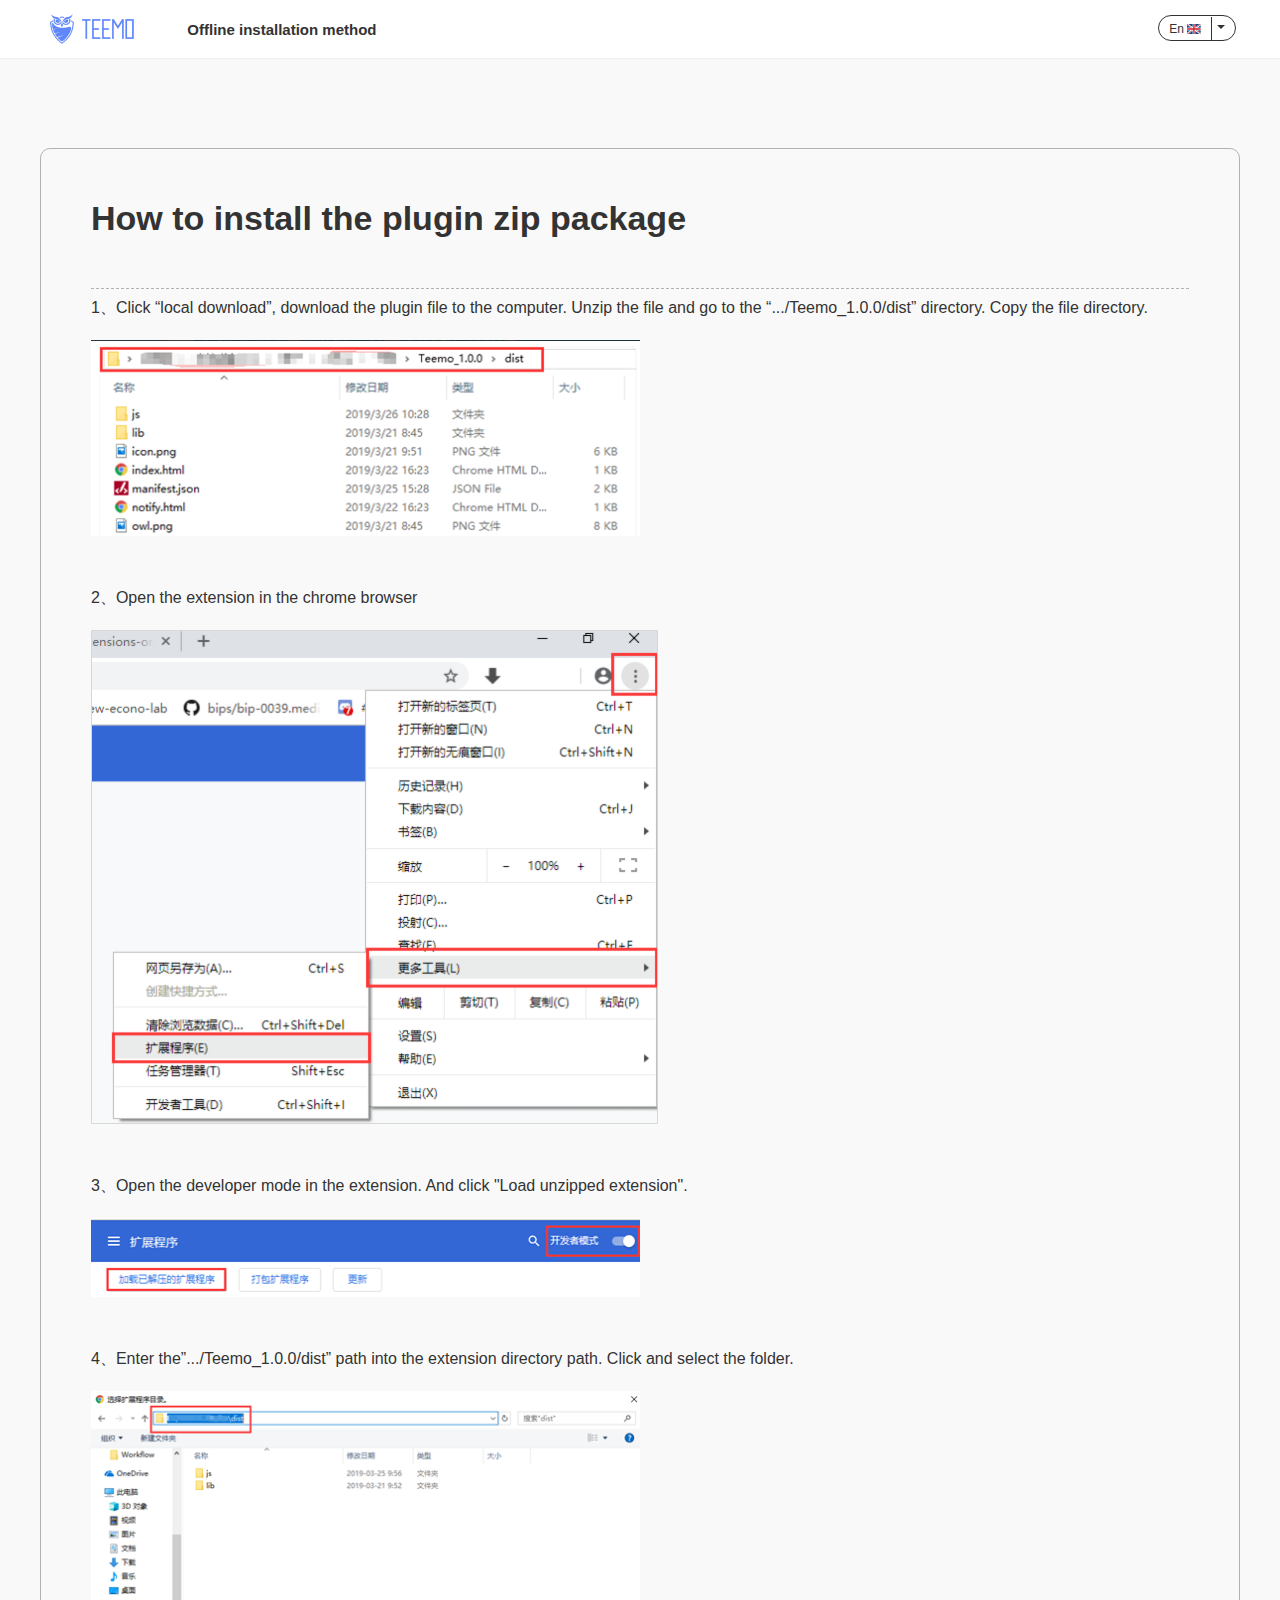
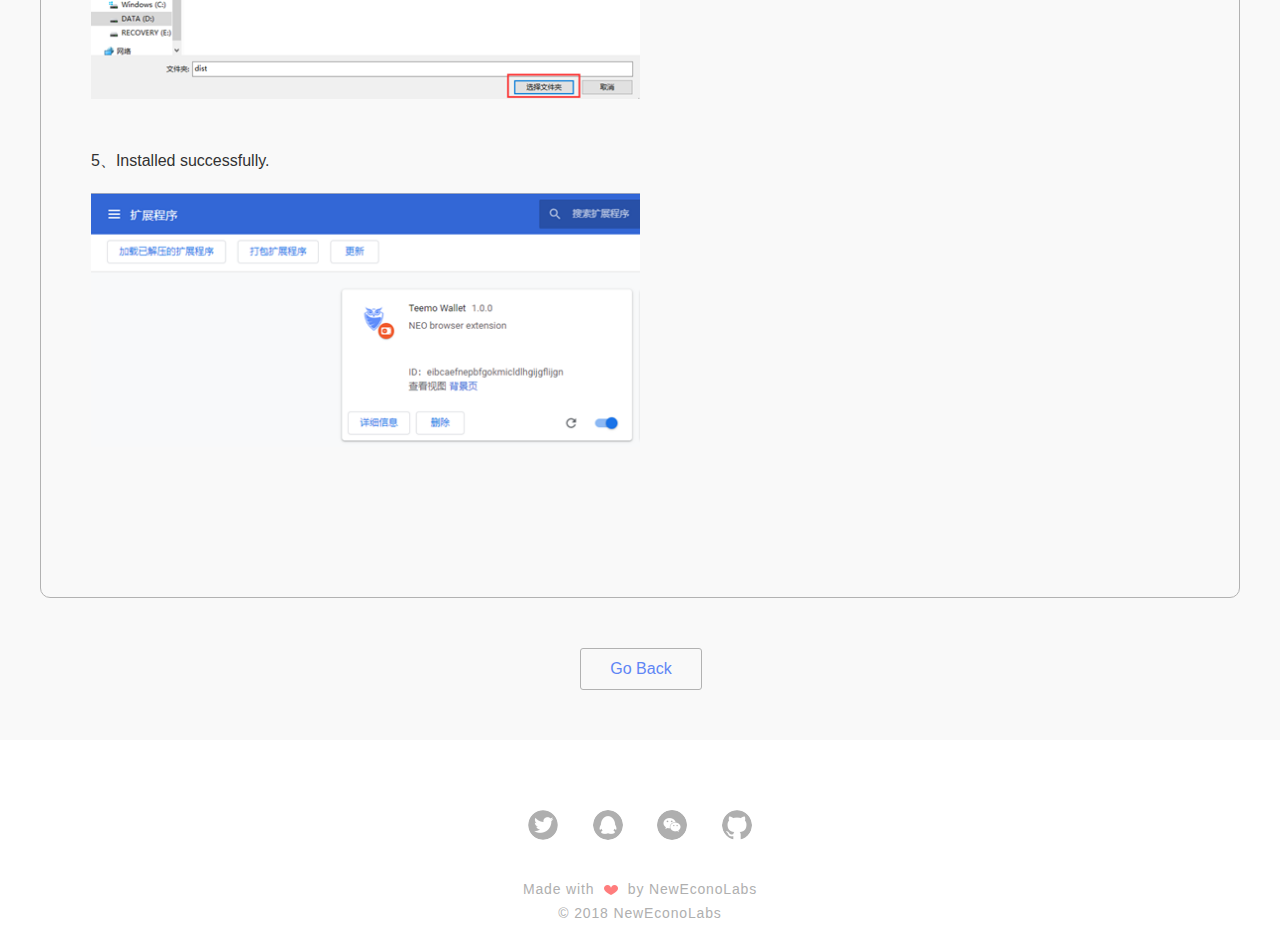
<file: install-en.html>
<!DOCTYPE html>
<html lang="en">

<head>
    <meta charset="UTF-8">
    <meta name="viewport"
        content="width=device-width,initial-scale=1, maximum-scale=1, minimum-scale=1, user-scalable=no">
    <meta http-equiv="X-UA-Compatible" content="ie=edge">
    <meta http-equiv="Expires" content="0">
    <meta http-equiv="Pragma" content="no-cache">
    <meta http-equiv="Cache-control" content="no-cache">
    <meta http-equiv="Cache" content="no-cache">
    <title>Teemo</title>
    <link rel="icon" href="./img/bitbug_favicon.ico" type="image/x-icon">
    <link rel="stylesheet" href="./css/reset.css">
    <link rel="stylesheet" href="./css/qa-2019328.css">
    <script>
        var w = document.documentElement.clientWidth;
        // if (w < 728)
        // {
        //     document.documentElement.style.fontSize = w / 3.75 + "px";
        // } else
        // {
        document.documentElement.style.fontSize = w / 14.4 + "px";
        // }

        window.onresize = function ()
        {
            // var w = document.documentElement.clientWidth;
            // if (w < 728)
            // {
            //     document.documentElement.style.fontSize = w / 3.75 + "px";
            // } else
            // {
            document.documentElement.style.fontSize = w / 14.4 + "px";
            // }
        }
    </script>
</head>

<body>
    <header>
        <!-- <div class="menu" id="menu"></div>
        <div class="left">
            <img src="./img/logo.png" alt="logo.png" hidden>
            <img src="./img/logo.png" alt="logo2.png" hidden>
            <span></span>
        </div> -->
        <!-- <span class="mobile-language"><a href="./index-En.html">中</a></span> -->
        <div class="left">
            <a href="./index-en.html">
                <img src="./img/teemologo.png" alt="teemologo.png">
            </a>
            <strong>Offline installation method</strong>
        </div>
        <div class="right" id="right">
            <!-- <span class="close-icon" id="closeBtn"></span> -->
            <div class="language-toggle" id="langInstall">
                <div class="language-left">
                    <span>En</span>
                    <img src="./img/en.png" alt="">
                </div>
                <div class="triangle-wrap">
                    <div class="triangle"></div>
                </div>
                <div class="select-country" id="installLang">
                    <ul>
                        <li><a href="./install-zh.html">中文</a></li>
                        <li><a href="./install-en.html">English</a></li>
                    </ul>
                </div>
            </div>
        </div>
    </header>
    <div class="continar">
            <div class="qa-wrapper">
                    <h1 class="qa-title">How to install the plugin zip package</h1>
                    <hr style="height:1px;border:none;border-top:1px dashed #B2B2B2;">
                    <p>1、Click “local download”, download the plugin file to the computer. Unzip the file and go to the “.../Teemo_1.0.0/dist” directory. Copy the file directory.</p>
                    <img src="./img/down1.png" alt="" class="intall-img down1-img">
                    <p>2、Open the extension in the chrome browser</p>
                    <img src="./img/step2.png" alt="" class="intall-img step2-img">
                    <p>3、Open the developer mode in the extension. And click "Load unzipped extension".</p>
                    <img src="./img/down3.png" alt="" class="intall-img down3-img">
                    <p>4、Enter the”.../Teemo_1.0.0/dist” path into the extension directory path. Click and select the folder.</p>
                    <img src="./img/down4.png" alt="" class="intall-img down4-img">
                    <p>5、Installed successfully.</p>
                    <img src="./img/down5.png" alt="" class="intall-img down5-img">
                </div>
        <!-- <div class="qa-wrapper">
            <h1 class="qa-title">How to install Google extensions offline</h1>
            <hr style="height:1px;border:none;border-top:1px dashed #B2B2B2;">
            <p>1、Click local download, download the plug-in file to the computer</p>
            <img src="./img/step1.png" alt="" class="intall-img step1-img">
            <p>2、Open the extension in the chrome browser</p>
            <img src="./img/step2.png" alt="" class="intall-img step2-img">
            <p>3、Open the developer mode in the extension</p>
            <img src="./img/step3.png" alt="" class="intall-img step3-img">
            <p>4、The browser remains on the extension page, and then drag the downloaded plug-in file into the chrome
                browser and release it.</p>
            <img src="./img/step4.png" alt="" class="intall-img step4-img">
            <p>5、The browser will pop up a confirmation message to add the plugin, confirm that the plugin installation
                is complete.</p>
            <img src="./img/step5.png" alt="" class="intall-img-last">
        </div> -->
        <div class="goback-btn">
            <a href="./index-en.html" class="goback-a">Go Back</a>
        </div>
    </div>
    <footer>
        <div class="footer-wrap">
            <div class="relation-list">
                <ul>
                    <li class="img-icon">
                        <a href="https://twitter.com/NewEconoLab" target="_blank" class="img-twitter"></a>
                    </li>
                    <li class="img-icon" id="qqfooter">
                        <a href="#qqfooter" class="img-qq"></a>
                    </li>
                    <li class="img-icon" id="wechatfooter">
                        <a href="#wechatfooter" class="img-wechat"></a>
                    </li>
                    <li class="img-icon">
                        <a href="https://github.com/NewEconoLab" target="_blank" class="img-git"></a>
                    </li>
                </ul>
            </div>
            <div class="footer-msg">
                <span>Made with</span>
                <img src="./img/loving-heart.png" alt="">
                <span>by NewEconoLabs</span>
                <br>
                <span>© 2018 NewEconoLabs</span>
            </div>
        </div>
    </footer>
    <script src="./js/jquery-1.10.1.min.js"></script>
    <script>
        var appInstall = {
            init: function ()
            {
                // 语言选择事件
                this.onLanguageClick();
            },
            onLanguageClick: function ()
            {
                let flag = false;
                $("#langInstall").on("click", function ()
                {
                    flag = !flag;
                    if (flag)
                    {
                        $("#installLang").show();
                    } else
                    {
                        $("#installLang").hide();
                    }
                })
                $("#installLang").on("click", "li", function (e)
                {
                    let event = e || window.event;
                    event.stopPropagation();
                    $("#installLang").hide();
                })
            }
        }

        $(function ()
        {
            appInstall.init();
        })
    </script>
</body>

</html>
</file>
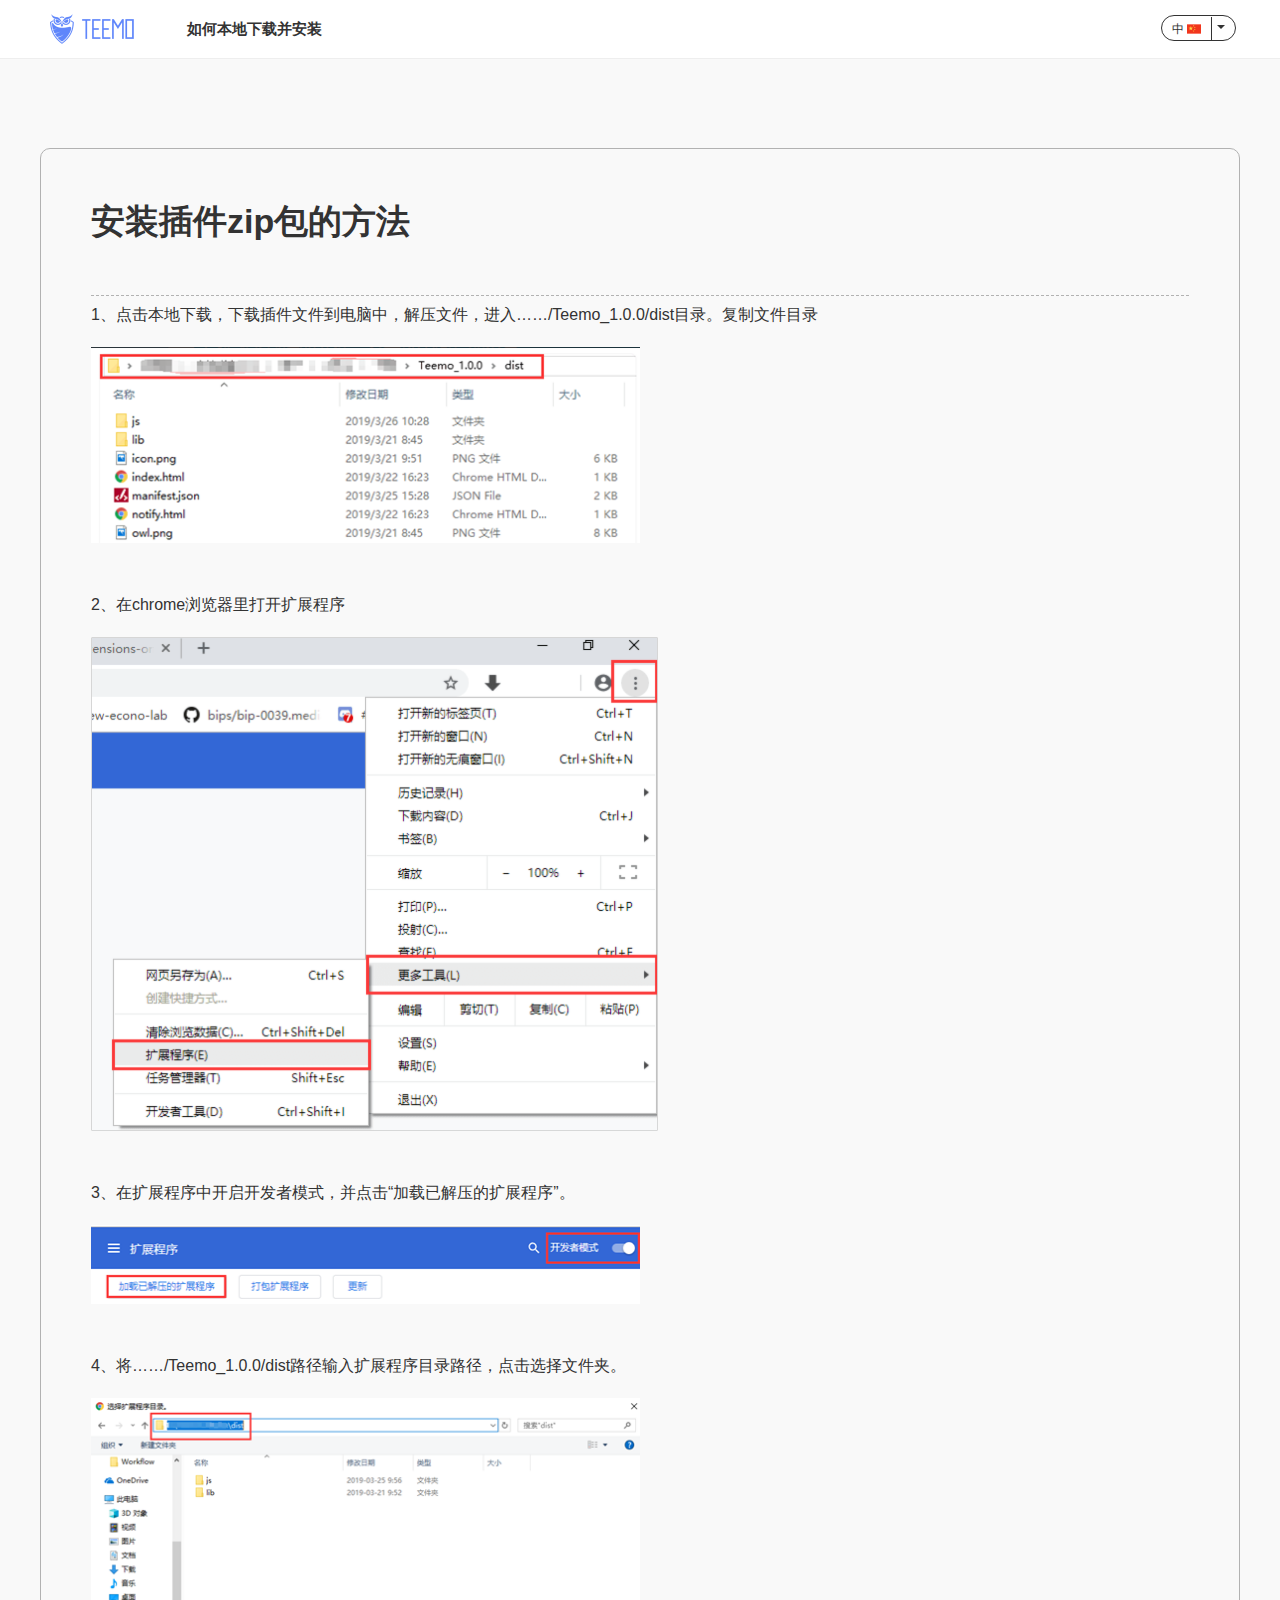
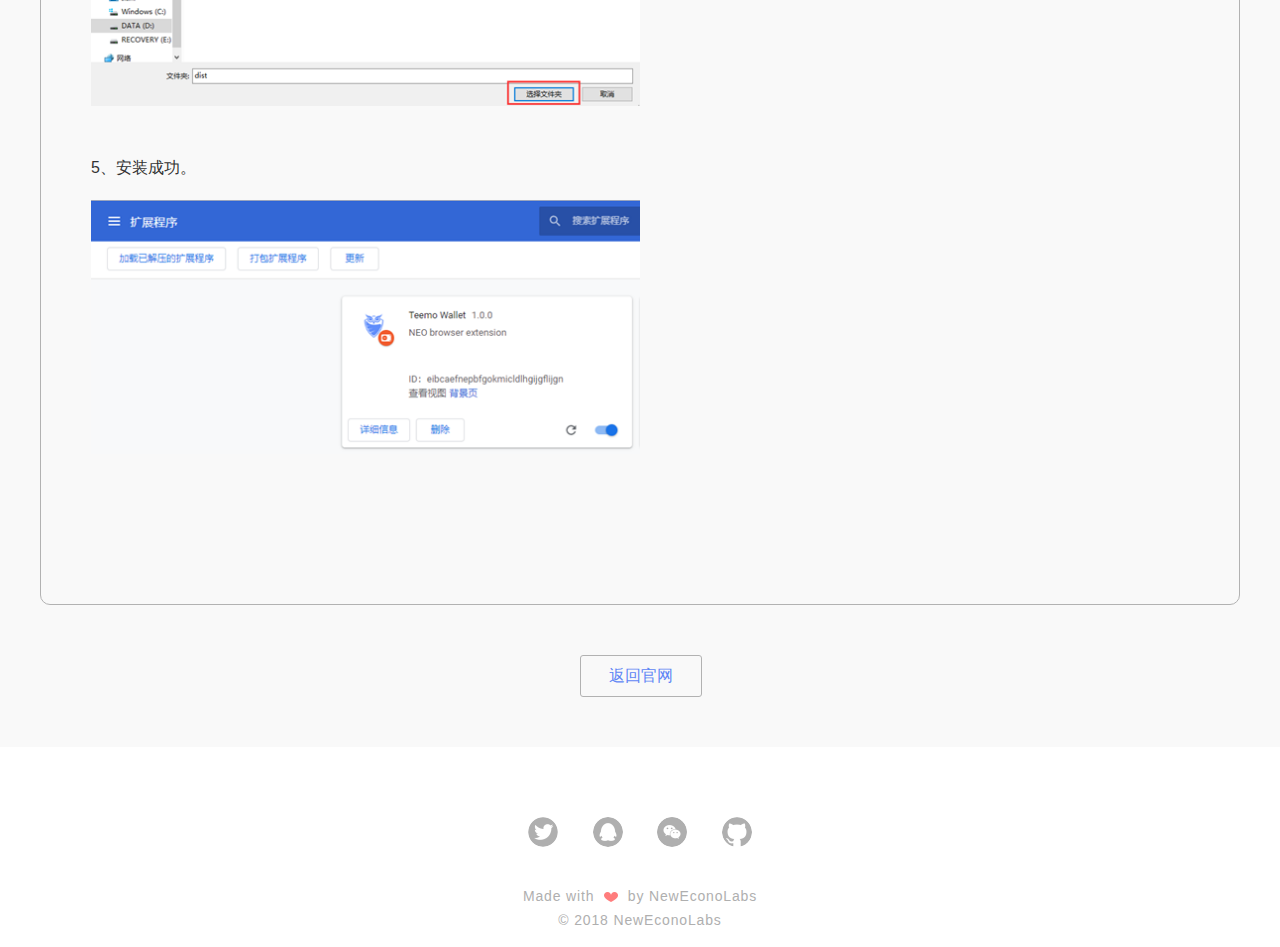
<file: install-zh.html>
<!DOCTYPE html>
<html lang="en">

<head>
    <meta charset="UTF-8">
    <meta name="viewport"
        content="width=device-width,initial-scale=1, maximum-scale=1, minimum-scale=1, user-scalable=no">
    <meta http-equiv="X-UA-Compatible" content="ie=edge">
    <meta http-equiv="Expires" content="0">
    <meta http-equiv="Pragma" content="no-cache">
    <meta http-equiv="Cache-control" content="no-cache">
    <meta http-equiv="Cache" content="no-cache">
    <title>Teemo</title>
    <link rel="icon" href="./img/bitbug_favicon.ico" type="image/x-icon">
    <link rel="stylesheet" href="./css/reset.css">
    <link rel="stylesheet" href="./css/qa-2019328.css">
    <script>
        var w = document.documentElement.clientWidth;
        // if (w < 728)
        // {
        //     document.documentElement.style.fontSize = w / 3.75 + "px";
        // } else
        // {
        document.documentElement.style.fontSize = w / 14.4 + "px";
        // }

        window.onresize = function ()
        {
            // var w = document.documentElement.clientWidth;
            // if (w < 728)
            // {
            //     document.documentElement.style.fontSize = w / 3.75 + "px";
            // } else
            // {
            document.documentElement.style.fontSize = w / 14.4 + "px";
            // }
        }
    </script>
</head>

<body>
    <header>
        <!-- <div class="menu" id="menu"></div>
        <div class="left">
            <img src="./img/logo.png" alt="logo.png" hidden>
            <img src="./img/logo.png" alt="logo2.png" hidden>
            <span></span>
        </div> -->
        <!-- <span class="mobile-language"><a href="./index-En.html">中</a></span> -->
        <div class="left">
            <a href="./index.html">
                <img src="./img/teemologo.png" alt="teemologo.png">
            </a>
            <strong>如何本地下载并安装</strong>
        </div>
        <div class="right" id="right">
            <!-- <span class="close-icon" id="closeBtn"></span> -->
            <div class="language-toggle" id="langInstall">
                <div class="language-left">
                    <span>中</span>
                    <img src="./img/ch.png" alt="">
                </div>
                <div class="triangle-wrap">
                    <div class="triangle"></div>
                </div>
                <div class="select-country" id="installLang">
                    <ul>
                        <li><a href="./install-zh.html">中文</a></li>
                        <li><a href="./install-en.html">English</a></li>
                    </ul>
                </div>
            </div>
        </div>
    </header>
    <div class="continar">
        <div class="qa-wrapper">
            <h1 class="qa-title">安装插件zip包的方法</h1>
            <hr style="height:1px;border:none;border-top:1px dashed #B2B2B2;">
            <p>1、点击本地下载，下载插件文件到电脑中，解压文件，进入……/Teemo_1.0.0/dist目录。复制文件目录</p>
            <img src="./img/down1.png" alt="" class="intall-img down1-img">
            <p>2、在chrome浏览器里打开扩展程序</p>
            <img src="./img/step2.png" alt="" class="intall-img step2-img">
            <p>3、在扩展程序中开启开发者模式，并点击“加载已解压的扩展程序”。</p>
            <img src="./img/down3.png" alt="" class="intall-img down3-img">
            <p>4、将……/Teemo_1.0.0/dist路径输入扩展程序目录路径，点击选择文件夹。</p>
            <img src="./img/down4.png" alt="" class="intall-img down4-img">
            <p>5、安装成功。</p>
            <img src="./img/down5.png" alt="" class="intall-img down5-img">
        </div>
        <!-- <div class="qa-wrapper">
            <h1 class="qa-title">离线安装谷歌插件的方法</h1>
            <hr style="height:1px;border:none;border-top:1px dashed #B2B2B2;">
            <p>1、点击本地下载，下载插件文件到电脑中</p>
            <img src="./img/step1.png" alt="" class="intall-img step1-img">
            <p>2、在 chrome 浏览器里打开扩展程序</p>
            <img src="./img/step2.png" alt="" class="intall-img step2-img">
            <p>3、在扩展程序中开启开发者模式</p>
            <img src="./img/step3.png" alt="" class="intall-img step3-img">
            <p>4、浏览器保持在扩展程序页面，然后将下载好的插件文件拖动到 chrome 浏览器中后释放。</p>
            <img src="./img/step4.png" alt="" class="intall-img step4-img">
            <p>5、浏览器会弹出添加插件的确认信息，确认后插件安装完成。</p>
            <img src="./img/step5.png" alt="" class="intall-img-last">
        </div> -->
        <div class="goback-btn">
            <a href="./index.html" class="goback-a">返回官网</a>
        </div>
    </div>
    <footer>
        <div class="footer-wrap">
            <div class="relation-list">
                <ul>
                    <li class="img-icon">
                        <a href="https://twitter.com/NewEconoLab" target="_blank" class="img-twitter"></a>
                    </li>
                    <li class="img-icon" id="qqfooter">
                        <a href="#qqfooter" class="img-qq"></a>
                    </li>
                    <li class="img-icon" id="wechatfooter">
                        <a href="#wechatfooter" class="img-wechat"></a>
                    </li>
                    <li class="img-icon">
                        <a href="https://github.com/NewEconoLab" target="_blank" class="img-git"></a>
                    </li>
                </ul>
            </div>
            <div class="footer-msg">
                <span>Made with</span>
                <img src="./img/loving-heart.png" alt="">
                <span>by NewEconoLabs</span>
                <br>
                <span>© 2018 NewEconoLabs</span>
            </div>
        </div>
    </footer>
    <script src="./js/jquery-1.10.1.min.js"></script>
    <script>
        var appInstall = {
            init: function ()
            {
                // 语言选择事件
                this.onLanguageClick();
            },
            onLanguageClick: function ()
            {
                let flag = false;
                $("#langInstall").on("click", function ()
                {
                    flag = !flag;
                    if (flag)
                    {
                        $("#installLang").show();
                    } else
                    {
                        $("#installLang").hide();
                    }
                })
                $("#installLang").on("click", "li", function (e)
                {
                    let event = e || window.event;
                    event.stopPropagation();
                    $("#installLang").hide();
                })
            }
        }

        $(function ()
        {
            appInstall.init();
        })
    </script>
</body>

</html>
</file>
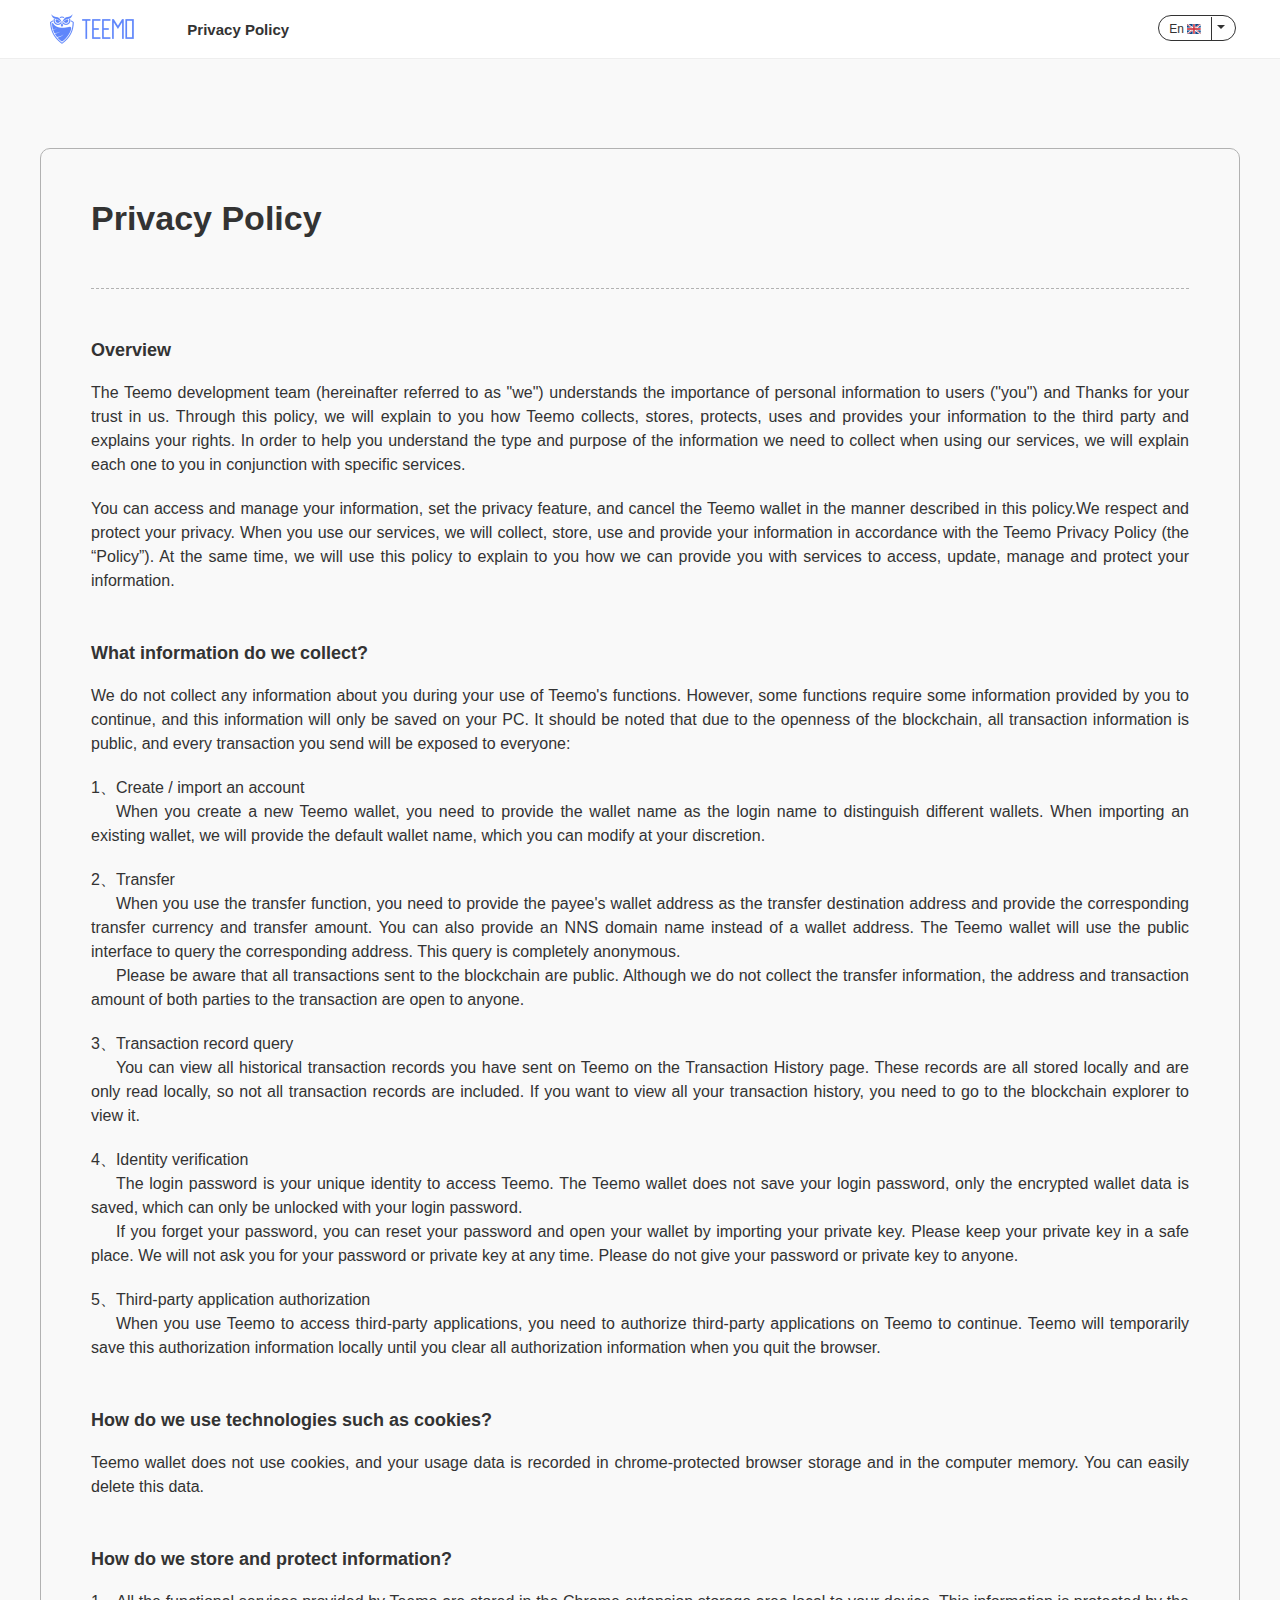
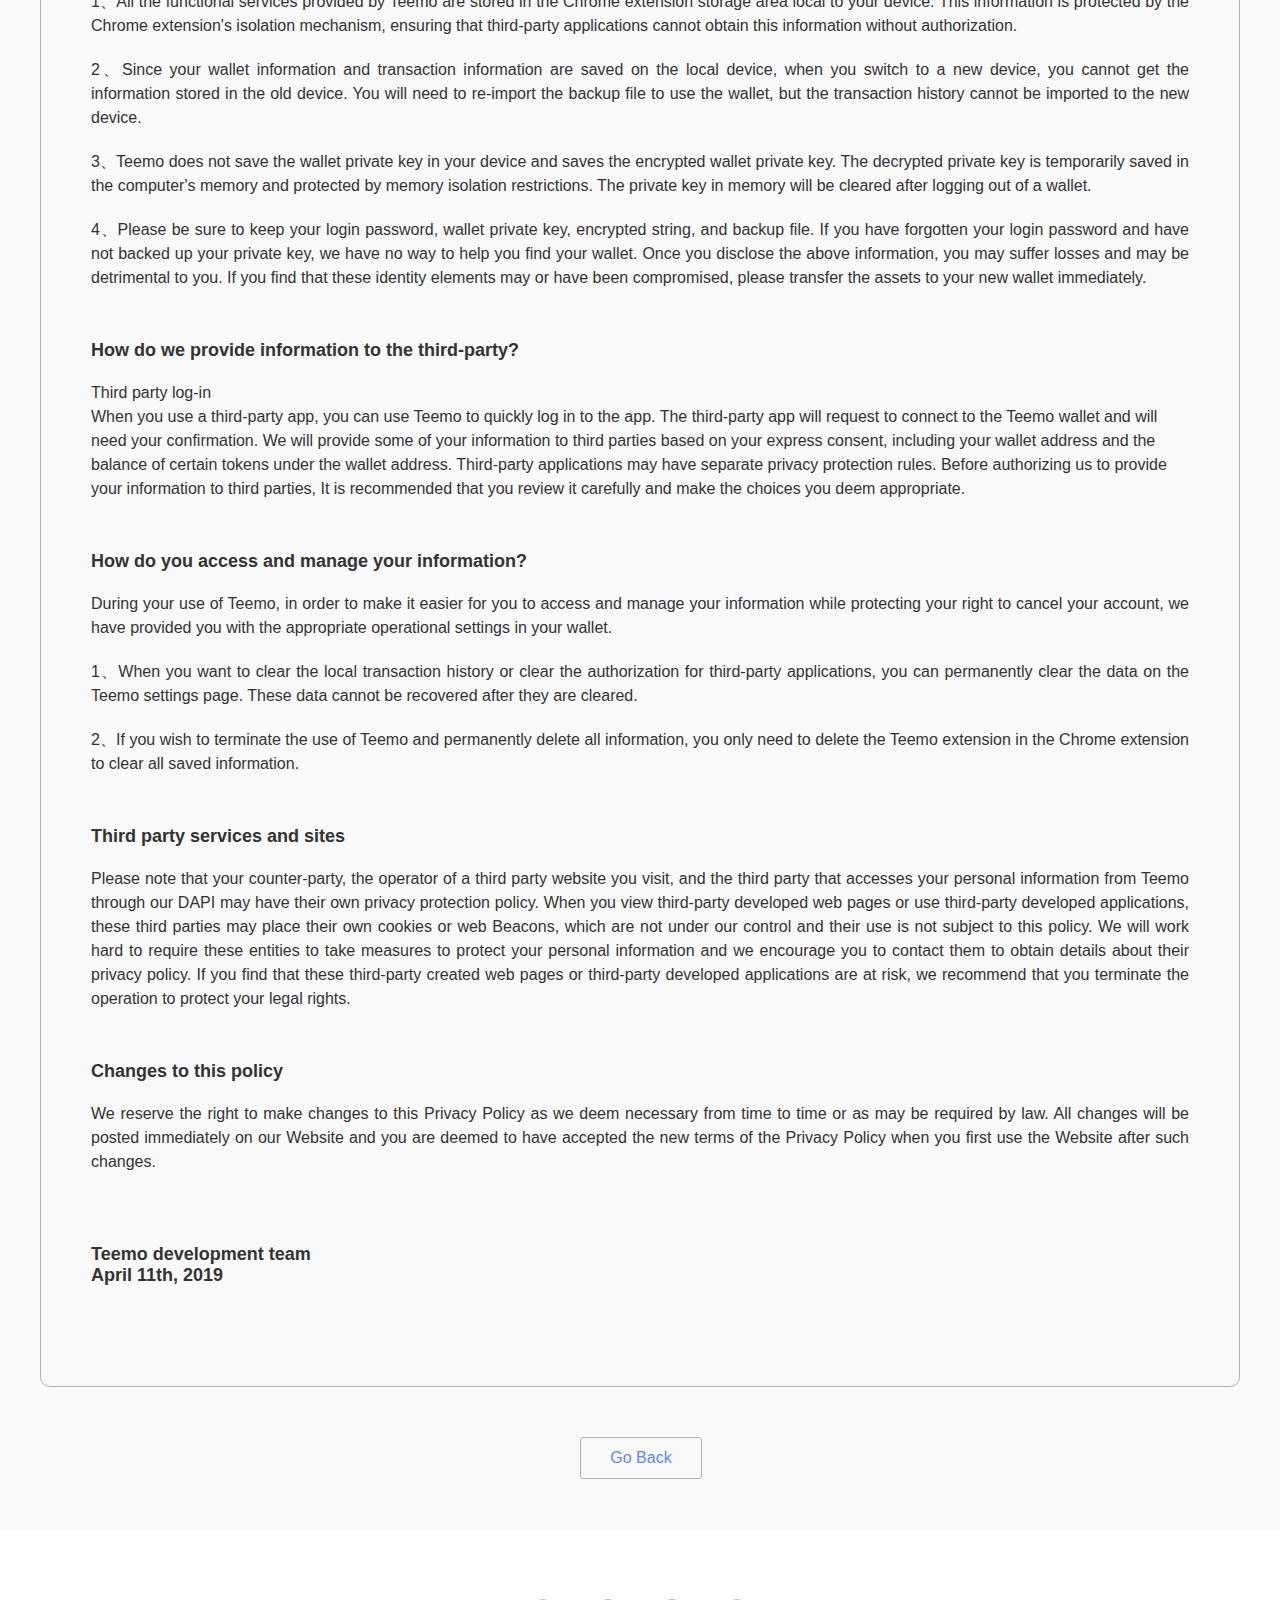
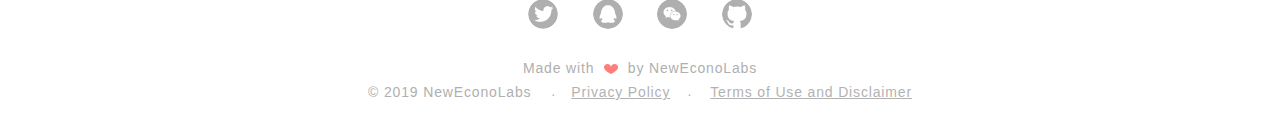
<file: privacy-en.html>
<!DOCTYPE html>
<html lang="en">

<head>
    <meta charset="UTF-8">
    <meta name="viewport"
        content="width=device-width,initial-scale=1, maximum-scale=1, minimum-scale=1, user-scalable=no">
    <meta http-equiv="X-UA-Compatible" content="ie=edge">
    <meta http-equiv="Expires" content="0">
    <meta http-equiv="Pragma" content="no-cache">
    <meta http-equiv="Cache-control" content="no-cache">
    <meta http-equiv="Cache" content="no-cache">
    <title>Teemo</title>
    <link rel="icon" href="./img/bitbug_favicon.ico" type="image/x-icon">
    <link rel="stylesheet" href="./css/reset.css">
    <link rel="stylesheet" href="./css/qa-20190417.css">
    <script>
        var w = document.documentElement.clientWidth;
        // if (w < 728)
        // {
        //     document.documentElement.style.fontSize = w / 3.75 + "px";
        // } else
        // {
        document.documentElement.style.fontSize = w / 14.4 + "px";
        // }

        window.onresize = function ()
        {
            // var w = document.documentElement.clientWidth;
            // if (w < 728)
            // {
            //     document.documentElement.style.fontSize = w / 3.75 + "px";
            // } else
            // {
            document.documentElement.style.fontSize = w / 14.4 + "px";
            // }
        }
    </script>
</head>

<body>
    <header>
        <!-- <div class="menu" id="menu"></div>
        <div class="left">
            <img src="./img/logo.png" alt="logo.png" hidden>
            <img src="./img/logo.png" alt="logo2.png" hidden>
            <span></span>
        </div> -->
        <!-- <span class="mobile-language"><a href="./index-En.html">中</a></span> -->
        <div class="left">
            <a href="./index-en.html">
                <img src="./img/teemologo.png" alt="teemologo.png">
            </a>
            <strong>Privacy Policy</strong>
        </div>
        <div class="right" id="right">
            <!-- <span class="close-icon" id="closeBtn"></span> -->
            <div class="language-toggle" id="langPrivacy">
                <div class="language-left">
                    <span>En</span>
                    <img src="./img/en.png" alt="">
                </div>
                <div class="triangle-wrap">
                    <div class="triangle"></div>
                </div>
                <div class="select-country" id="privacyLang">
                    <ul>
                        <li><a href="./privacy-zh.html">中文</a></li>
                        <li><a href="./privacy-en.html">English</a></li>
                    </ul>
                </div>
            </div>
        </div>
    </header>
    <div class="continar">
        <div class="privacy-wrapper">
            <h1 class="privacy-title">Privacy Policy</h1>
            <hr style="height:1px;border:none;border-top:1px dashed #B2B2B2;">
            <h2>Overview</h2>
            <p>The Teemo development team (hereinafter referred to as "we") understands the importance of personal information to users ("you") and Thanks for your trust in us. Through this policy, we will explain to you how Teemo collects, stores, protects, uses and provides your information to the third party and explains your rights.
                In order to help you understand the type and purpose of the information we need to collect when using our services, we will explain each one to you in conjunction with specific services.
            </p>
            <p>You can access and manage your information, set the privacy feature, and cancel the Teemo wallet in the manner described in this policy.We respect and protect your privacy. When you use our services, we will collect, store, use and provide your information in accordance with the Teemo Privacy Policy (the “Policy”). At the same time, we will use this policy to explain to you how we can provide you with services to access, update, manage and protect your information.</p>
            <h2>What information do we collect?</h2>
            <p>We do not collect any information about you during your use of Teemo's functions. However, some functions require some information provided by you to continue, and this information will only be saved on your PC.
                It should be noted that due to the openness of the blockchain, all transaction information is public, and every transaction you send will be exposed to everyone:
            </p>
            <p>1、Create / import an account</p>
            <p class="otherline">When you create a new Teemo wallet, you need to provide the wallet name as the login name to distinguish different wallets. When importing an existing wallet, we will provide the default wallet name, which you can modify at your discretion.</p>
            <p>2、Transfer</p>
            <p class="otherline">
                When you use the transfer function, you need to provide the payee's wallet address as the transfer destination address and provide the corresponding transfer currency and transfer amount. You can also provide an NNS domain name instead of a wallet address. The Teemo wallet will use the public interface to query the corresponding address. This query is completely anonymous.</p>
            <p class="otherline">Please be aware that all transactions sent to the blockchain are public. Although we do not collect the transfer information, the address and transaction amount of both parties to the transaction are open to anyone.</p>
            <p>3、Transaction record query</p>
            <p class="otherline">
                You can view all historical transaction records you have sent on Teemo on the Transaction History page. These records are all stored locally and are only read locally, so not all transaction records are included. If you want to view all your transaction history, you need to go to the blockchain explorer to view it.</p>
            <p>4、Identity verification</p>
            <p class="otherline">The login password is your unique identity to access Teemo. The Teemo wallet does not save your login password, only the encrypted wallet data is saved, which can only be unlocked with your login password.</p>
            <p class="otherline">If you forget your password, you can reset your password and open your wallet by importing your private key. Please keep your private key in a safe place. We will not ask you for your password or private key at any time. Please do not give your password or private key to anyone.</p>
            <p>5、Third-party application authorization</p>
            <p class="otherline">When you use Teemo to access third-party applications, you need to authorize third-party applications on Teemo to continue. Teemo will temporarily save this authorization information locally until you clear all authorization information when you quit the browser.
            </p>
            <h2>How do we use technologies such as cookies?</h2>
            <p>Teemo wallet does not use cookies, and your usage data is recorded in chrome-protected browser storage and in the computer memory. You can easily delete this data.</p>
            <h2>How do we store and protect information?</h2>
            <p>1、All the functional services provided by Teemo are stored in the Chrome extension storage area local to your device. This information is protected by the Chrome extension's isolation mechanism, ensuring that third-party applications cannot obtain this information without authorization.</p>
            <p>2、Since your wallet information and transaction information are saved on the local device, when you switch to a new device, you cannot get the information stored in the old device. You will need to re-import the backup file to use the wallet, but the transaction history cannot be imported to the new device.</p>
            <p>3、Teemo does not save the wallet private key in your device and saves the encrypted wallet private key. The decrypted private key is temporarily saved in the computer's memory and protected by memory isolation restrictions. The private key in memory will be cleared after logging out of a wallet.</p>
            <p>4、Please be sure to keep your login password, wallet private key, encrypted string, and backup file. If you have forgotten your login password and have not backed up your private key, we have no way to help you find your wallet. Once you disclose the above information, you may suffer losses and may be detrimental to you. If you find that these identity elements may or have been compromised, please transfer the assets to your new wallet immediately.</p>
            <h2>How do we provide information to the third-party?</h2>
            <span>Third party log-in</span><br />
            <span>When you use a third-party app, you can use Teemo to quickly log in to the app. The third-party app will request to connect to the Teemo wallet and will need your confirmation. We will provide some of your information to third parties based on your express consent, including your wallet address and the balance of certain tokens under the wallet address. Third-party applications may have separate privacy protection rules. Before authorizing us to provide your information to third parties, It is recommended that you review it carefully and make the choices you deem appropriate.</span>
            <h2>How do you access and manage your information?</h2>
            <p>During your use of Teemo, in order to make it easier for you to access and manage your information while protecting your right to cancel your account, we have provided you with the appropriate operational settings in your wallet.</p>
            <p>1、When you want to clear the local transaction history or clear the authorization for third-party applications, you can permanently clear the data on the Teemo settings page. These data cannot be recovered after they are cleared.</p>
            <p>2、If you wish to terminate the use of Teemo and permanently delete all information, you only need to delete the Teemo extension in the Chrome extension to clear all saved information.</p>
            <h2>Third party services and sites</h2>
            <p>Please note that your counter-party, the operator of a third party website you visit, and the third party that accesses your personal information from Teemo through our DAPI may have their own privacy protection policy. When you view third-party developed web pages or use third-party developed applications, these third parties may place their own cookies or web Beacons, which are not under our control and their use is not subject to this policy. We will work hard to require these entities to take measures to protect your personal information and we encourage you to contact them to obtain details about their privacy policy. If you find that these third-party created web pages or third-party developed applications are at risk, we recommend that you terminate the operation to protect your legal rights.
            </p>
            <h2>Changes to this policy</h2>
            <p>We reserve the right to make changes to this Privacy Policy as we deem necessary from time to time or as may be required by law. All changes will be posted immediately on our Website and you are deemed to have accepted the new terms of the Privacy Policy when you first use the Website after such changes.</p>
            <div class="date-text">
                <h1>Teemo development team</h1>
                <h1>April 11th, 2019</h1>
            </div>
        </div>
        <div class="goback-btn">
            <a href="./index-en.html" class="goback-a">Go Back</a>
        </div>
    </div>
    <footer>
        <div class="footer-wrap">
            <div class="relation-list">
                <ul>
                    <li class="img-icon">
                        <a href="https://twitter.com/NewEconoLab" target="_blank" class="img-twitter"></a>
                    </li>
                    <li class="img-icon" id="qqfooter">
                        <a href="#qqfooter" class="img-qq"></a>
                    </li>
                    <li class="img-icon" id="wechatfooter">
                        <a href="#wechatfooter" class="img-wechat"></a>
                    </li>
                    <li class="img-icon">
                        <a href="https://github.com/NewEconoLab" target="_blank" class="img-git"></a>
                    </li>
                </ul>
            </div>
            <div class="footer-msg">
                <span>Made with</span>
                <img src="./img/loving-heart.png" alt="">
                <span>by NewEconoLabs</span>
                <br>
                <span>© 2019 NewEconoLabs</span><a href="./privacy-en.html" class="footer-text">Privacy Policy</a><a href="./disclaimer-en.html">Terms of Use and Disclaimer</a>
            </div>
        </div>
    </footer>
    <script src="./js/jquery-1.10.1.min.js"></script>
    <script>
        var appQa = {
            init: function ()
            {
                // 语言选择事件
                this.onLanguageClick();
            },
            onLanguageClick: function ()
            {
                let flag = false;
                $("#langPrivacy").on("click", function ()
                {
                    flag = !flag;
                    if (flag)
                    {
                        $("#privacyLang").show();
                    } else
                    {
                        $("#privacyLang").hide();
                    }
                })
                $("#privacyLang").on("click", "li", function (e)
                {
                    let event = e || window.event;
                    event.stopPropagation();
                    $("#privacyLang").hide();
                })
            }
        }

        $(function ()
        {
            appQa.init();
        })
    </script>
</body>

</html>
</file>
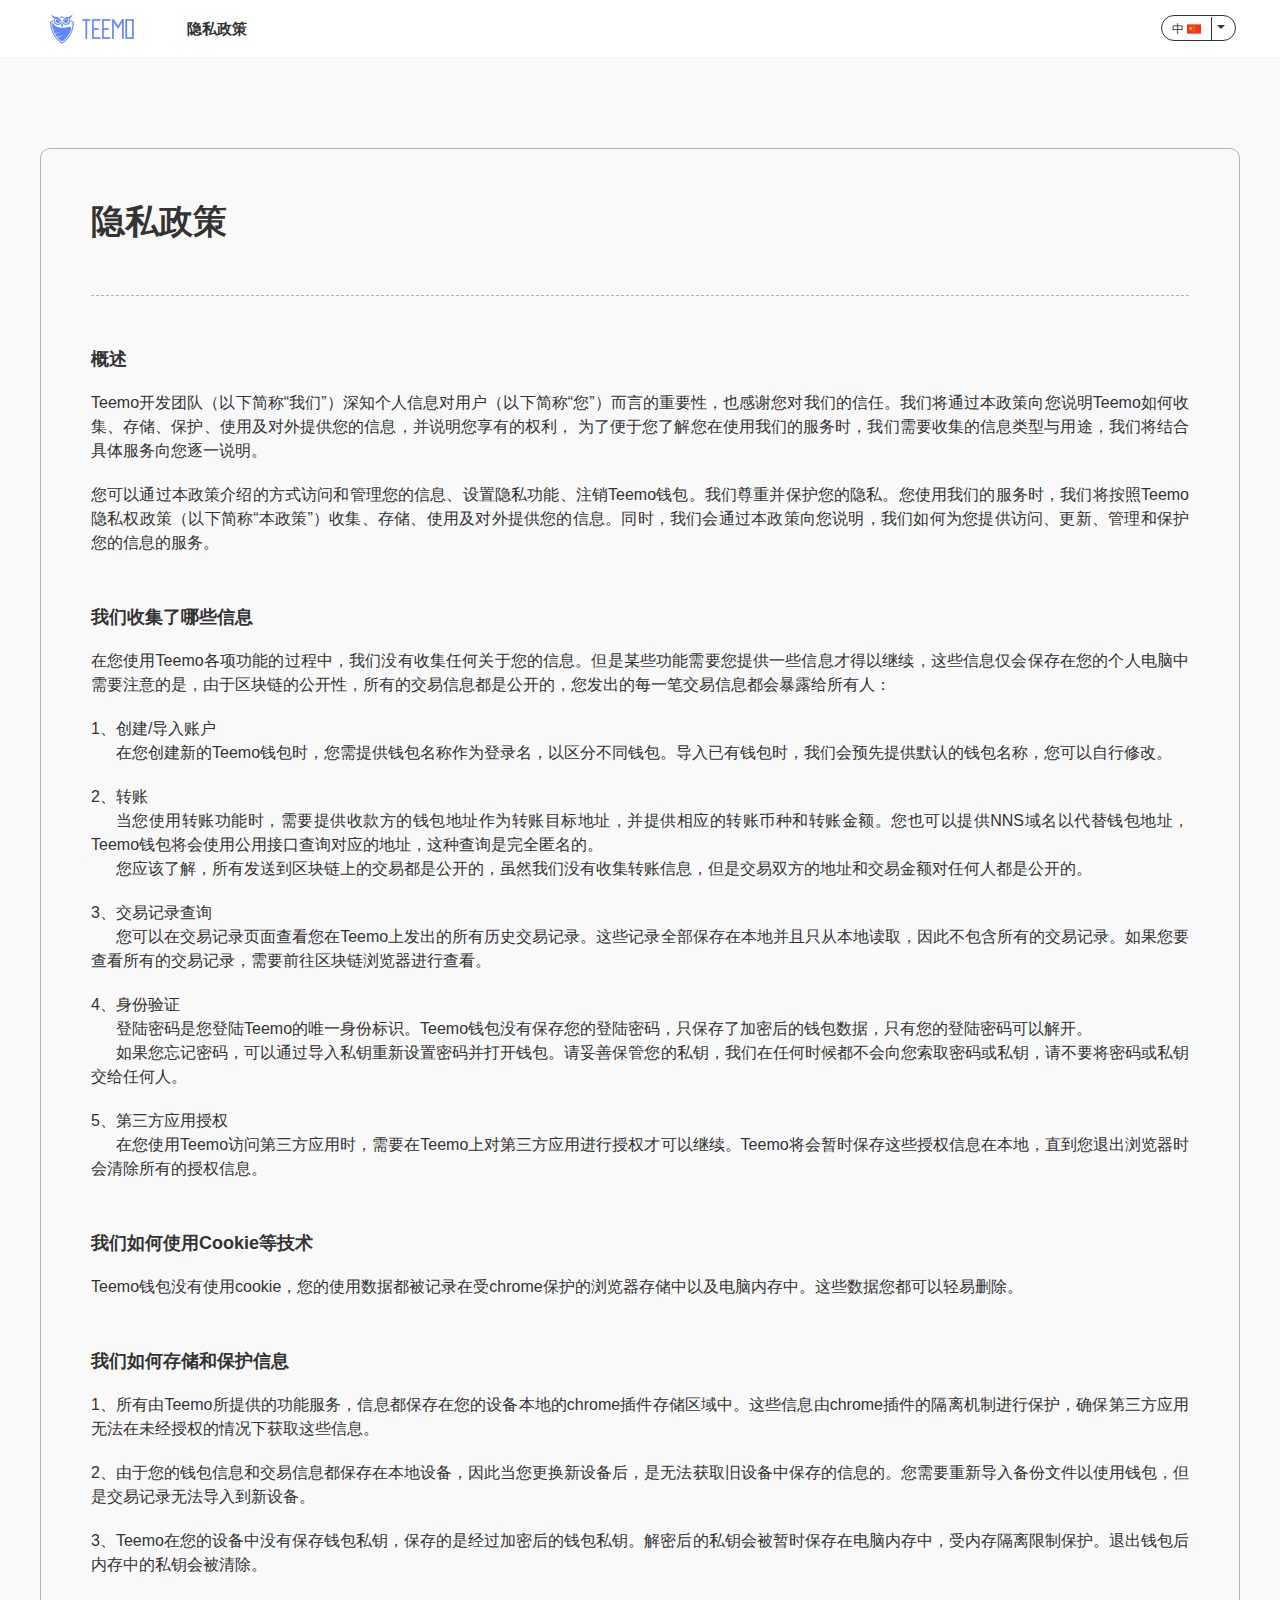
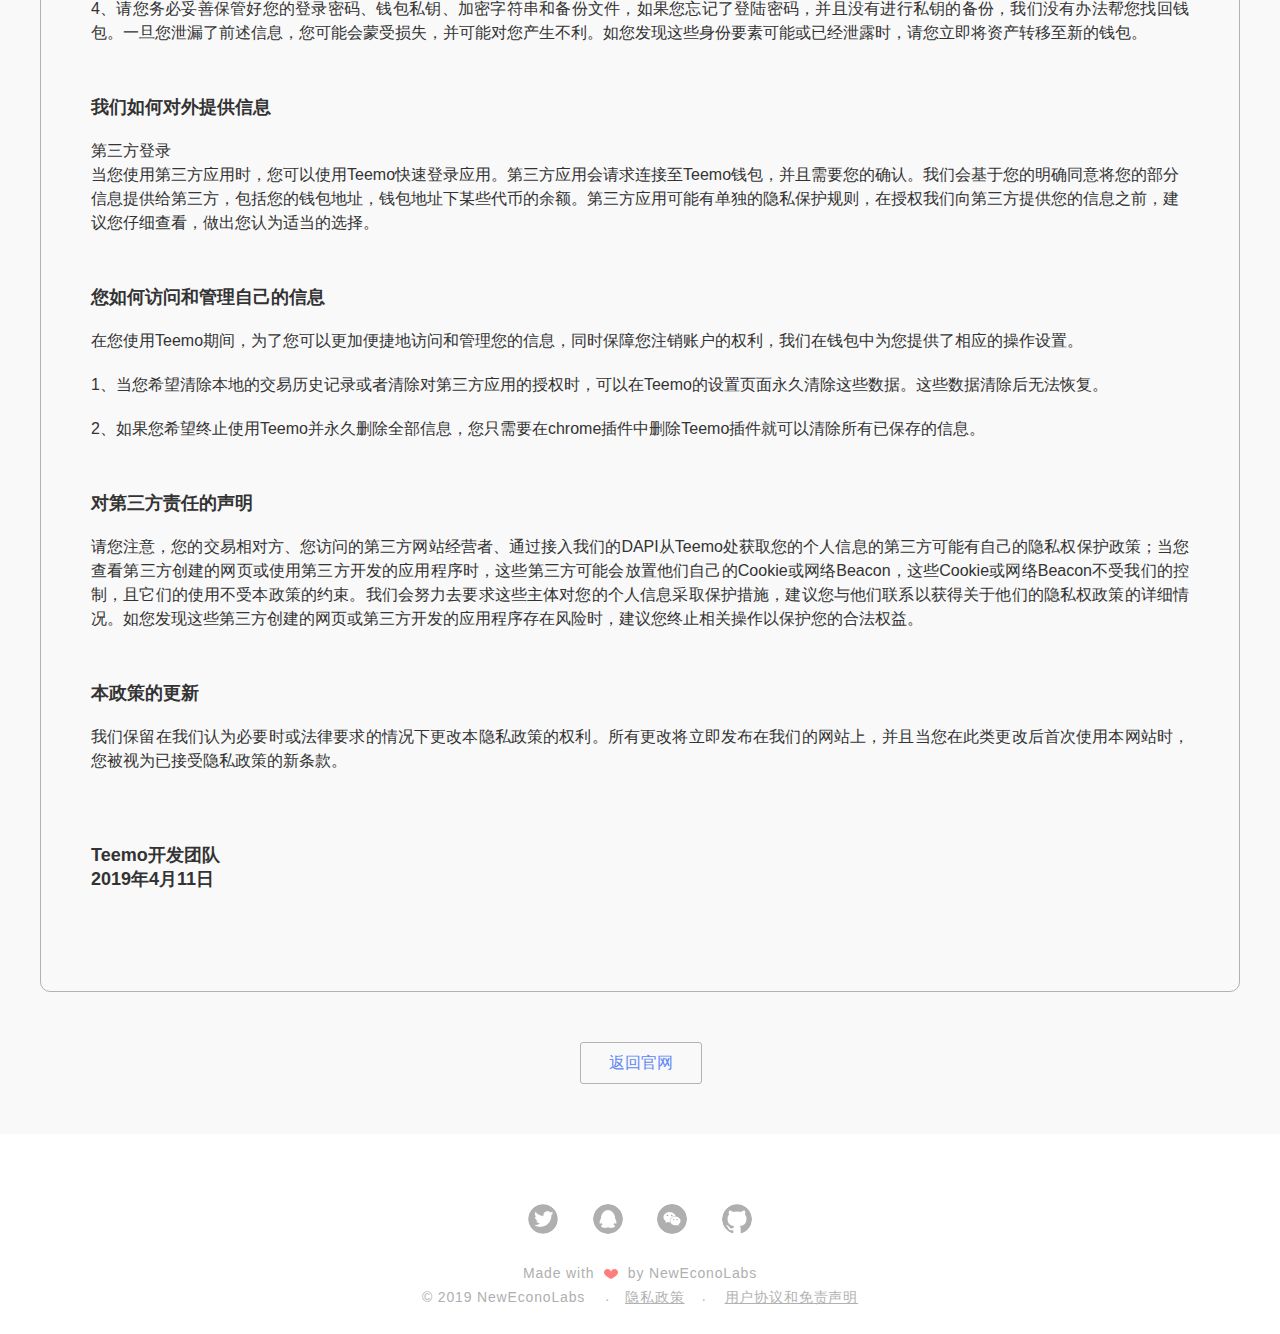
<file: privacy-zh.html>
<!DOCTYPE html>
<html lang="en">

<head>
    <meta charset="UTF-8">
    <meta name="viewport"
        content="width=device-width,initial-scale=1, maximum-scale=1, minimum-scale=1, user-scalable=no">
    <meta http-equiv="X-UA-Compatible" content="ie=edge">
    <meta http-equiv="Expires" content="0">
    <meta http-equiv="Pragma" content="no-cache">
    <meta http-equiv="Cache-control" content="no-cache">
    <meta http-equiv="Cache" content="no-cache">
    <title>Teemo</title>
    <link rel="icon" href="./img/bitbug_favicon.ico" type="image/x-icon">
    <link rel="stylesheet" href="./css/reset.css">
    <link rel="stylesheet" href="./css/qa-20190417.css">
    <script>
        var w = document.documentElement.clientWidth;
        // if (w < 728)
        // {
        //     document.documentElement.style.fontSize = w / 3.75 + "px";
        // } else
        // {
        document.documentElement.style.fontSize = w / 14.4 + "px";
        // }

        window.onresize = function ()
        {
            // var w = document.documentElement.clientWidth;
            // if (w < 728)
            // {
            //     document.documentElement.style.fontSize = w / 3.75 + "px";
            // } else
            // {
            document.documentElement.style.fontSize = w / 14.4 + "px";
            // }
        }
    </script>
</head>

<body>
    <header>
        <!-- <div class="menu" id="menu"></div>
        <div class="left">
            <img src="./img/logo.png" alt="logo.png" hidden>
            <img src="./img/logo.png" alt="logo2.png" hidden>
            <span></span>
        </div> -->
        <!-- <span class="mobile-language"><a href="./index-En.html">中</a></span> -->
        <div class="left">
            <a href="./index.html">
                <img src="./img/teemologo.png" alt="teemologo.png">
            </a>
            <strong>隐私政策</strong>
        </div>
        <div class="right" id="right">
            <!-- <span class="close-icon" id="closeBtn"></span> -->
            <div class="language-toggle" id="langPrivacy">
                <div class="language-left">
                    <span>中</span>
                    <img src="./img/ch.png" alt="">
                </div>
                <div class="triangle-wrap">
                    <div class="triangle"></div>
                </div>
                <div class="select-country" id="privacyLang">
                    <ul>
                        <li><a href="./privacy-zh.html">中文</a></li>
                        <li><a href="./privacy-en.html">English</a></li>
                    </ul>
                </div>
            </div>
        </div>
    </header>
    <div class="continar">
        <div class="privacy-wrapper">
            <h1 class="privacy-title">隐私政策</h1>
            <hr style="height:1px;border:none;border-top:1px dashed #B2B2B2;">
            <h2>概述</h2>
            <p>Teemo开发团队（以下简称“我们”）深知个人信息对用户（以下简称“您”）而言的重要性，也感谢您对我们的信任。我们将通过本政策向您说明Teemo如何收集、存储、保护、使用及对外提供您的信息，并说明您享有的权利，
                为了便于您了解您在使用我们的服务时，我们需要收集的信息类型与用途，我们将结合具体服务向您逐一说明。</p>
            <p>您可以通过本政策介绍的方式访问和管理您的信息、设置隐私功能、注销Teemo钱包。我们尊重并保护您的隐私。您使用我们的服务时，我们将按照Teemo隐私权政策（以下简称“本政策”）收集、存储、使用及对外提供您的信息。同时，我们会通过本政策向您说明，我们如何为您提供访问、更新、管理和保护您的信息的服务。
            </p>
            <h2>我们收集了哪些信息</h2>
            <p>在您使用Teemo各项功能的过程中，我们没有收集任何关于您的信息。但是某些功能需要您提供一些信息才得以继续，这些信息仅会保存在您的个人电脑中
                需要注意的是，由于区块链的公开性，所有的交易信息都是公开的，您发出的每一笔交易信息都会暴露给所有人：</p>
            <p>1、创建/导入账户</p>
            <p class="otherline">在您创建新的Teemo钱包时，您需提供钱包名称作为登录名，以区分不同钱包。导入已有钱包时，我们会预先提供默认的钱包名称，您可以自行修改。</p>
            <p>2、转账</p>
            <p class="otherline">
                当您使用转账功能时，需要提供收款方的钱包地址作为转账目标地址，并提供相应的转账币种和转账金额。您也可以提供NNS域名以代替钱包地址，Teemo钱包将会使用公用接口查询对应的地址，这种查询是完全匿名的。</p>
            <p class="otherline">您应该了解，所有发送到区块链上的交易都是公开的，虽然我们没有收集转账信息，但是交易双方的地址和交易金额对任何人都是公开的。</p>
            <p>3、交易记录查询</p>
            <p class="otherline">
                您可以在交易记录页面查看您在Teemo上发出的所有历史交易记录。这些记录全部保存在本地并且只从本地读取，因此不包含所有的交易记录。如果您要查看所有的交易记录，需要前往区块链浏览器进行查看。</p>
            <p>4、身份验证</p>
            <p class="otherline">登陆密码是您登陆Teemo的唯一身份标识。Teemo钱包没有保存您的登陆密码，只保存了加密后的钱包数据，只有您的登陆密码可以解开。</p>
            <p class="otherline">如果您忘记密码，可以通过导入私钥重新设置密码并打开钱包。请妥善保管您的私钥，我们在任何时候都不会向您索取密码或私钥，请不要将密码或私钥交给任何人。</p>
            <p>5、第三方应用授权</p>
            <p class="otherline">在您使用Teemo访问第三方应用时，需要在Teemo上对第三方应用进行授权才可以继续。Teemo将会暂时保存这些授权信息在本地，直到您退出浏览器时会清除所有的授权信息。
            </p>
            <h2>我们如何使用Cookie等技术</h2>
            <p>Teemo钱包没有使用cookie，您的使用数据都被记录在受chrome保护的浏览器存储中以及电脑内存中。这些数据您都可以轻易删除。</p>
            <h2>我们如何存储和保护信息</h2>
            <p>1、所有由Teemo所提供的功能服务，信息都保存在您的设备本地的chrome插件存储区域中。这些信息由chrome插件的隔离机制进行保护，确保第三方应用无法在未经授权的情况下获取这些信息。</p>
            <p>2、由于您的钱包信息和交易信息都保存在本地设备，因此当您更换新设备后，是无法获取旧设备中保存的信息的。您需要重新导入备份文件以使用钱包，但是交易记录无法导入到新设备。</p>
            <p>3、Teemo在您的设备中没有保存钱包私钥，保存的是经过加密后的钱包私钥。解密后的私钥会被暂时保存在电脑内存中，受内存隔离限制保护。退出钱包后内存中的私钥会被清除。</p>
            <p>4、请您务必妥善保管好您的登录密码、钱包私钥、加密字符串和备份文件，如果您忘记了登陆密码，并且没有进行私钥的备份，我们没有办法帮您找回钱包。一旦您泄漏了前述信息，您可能会蒙受损失，并可能对您产生不利。如您发现这些身份要素可能或已经泄露时，请您立即将资产转移至新的钱包。</p>
            <h2>我们如何对外提供信息</h2>
            <span>第三方登录</span><br />
            <span>当您使用第三方应用时，您可以使用Teemo快速登录应用。第三方应用会请求连接至Teemo钱包，并且需要您的确认。我们会基于您的明确同意将您的部分信息提供给第三方，包括您的钱包地址，钱包地址下某些代币的余额。第三方应用可能有单独的隐私保护规则，在授权我们向第三方提供您的信息之前，建议您仔细查看，做出您认为适当的选择。</span>
            <h2>您如何访问和管理自己的信息</h2>
            <p>在您使用Teemo期间，为了您可以更加便捷地访问和管理您的信息，同时保障您注销账户的权利，我们在钱包中为您提供了相应的操作设置。</p>
            <p>1、当您希望清除本地的交易历史记录或者清除对第三方应用的授权时，可以在Teemo的设置页面永久清除这些数据。这些数据清除后无法恢复。</p>
            <p>2、如果您希望终止使用Teemo并永久删除全部信息，您只需要在chrome插件中删除Teemo插件就可以清除所有已保存的信息。</p>
            <h2>对第三方责任的声明</h2>
            <p>请您注意，您的交易相对方、您访问的第三方网站经营者、通过接入我们的DAPI从Teemo处获取您的个人信息的第三方可能有自己的隐私权保护政策；当您查看第三方创建的网页或使用第三方开发的应用程序时，这些第三方可能会放置他们自己的Cookie或网络Beacon，这些Cookie或网络Beacon不受我们的控制，且它们的使用不受本政策的约束。我们会努力去要求这些主体对您的个人信息采取保护措施，建议您与他们联系以获得关于他们的隐私权政策的详细情况。如您发现这些第三方创建的网页或第三方开发的应用程序存在风险时，建议您终止相关操作以保护您的合法权益。</p>
            <h2>本政策的更新</h2>
            <p>我们保留在我们认为必要时或法律要求的情况下更改本隐私政策的权利。所有更改将立即发布在我们的网站上，并且当您在此类更改后首次使用本网站时，您被视为已接受隐私政策的新条款。</p>
            <div class="date-text">
                <h1>Teemo开发团队</h1>
                <h1>2019年4月11日</h1>
            </div>
        </div>
        <div class="goback-btn">
            <a href="./index.html" class="goback-a">返回官网</a>
        </div>
    </div>
    <footer>
        <div class="footer-wrap">
            <div class="relation-list">
                <ul>
                    <li class="img-icon">
                        <a href="https://twitter.com/NewEconoLab" target="_blank" class="img-twitter"></a>
                    </li>
                    <li class="img-icon" id="qqfooter">
                        <a href="#qqfooter" class="img-qq"></a>
                    </li>
                    <li class="img-icon" id="wechatfooter">
                        <a href="#wechatfooter" class="img-wechat"></a>
                    </li>
                    <li class="img-icon">
                        <a href="https://github.com/NewEconoLab" target="_blank" class="img-git"></a>
                    </li>
                </ul>
            </div>
            <div class="footer-msg">
                <span>Made with</span>
                <img src="./img/loving-heart.png" alt="">
                <span>by NewEconoLabs</span>
                <br>
                <span>© 2019 NewEconoLabs</span><a href="./privacy-zh.html" class="footer-text">隐私政策</a><a href="./disclaimer-zh.html">用户协议和免责声明</a>
            </div>
        </div>
    </footer>
    <script src="./js/jquery-1.10.1.min.js"></script>
    <script>
        var appQa = {
            init: function ()
            {
                // 语言选择事件
                this.onLanguageClick();
            },
            onLanguageClick: function ()
            {
                let flag = false;
                $("#langPrivacy").on("click", function ()
                {
                    flag = !flag;
                    if (flag)
                    {
                        $("#privacyLang").show();
                    } else
                    {
                        $("#privacyLang").hide();
                    }
                })
                $("#privacyLang").on("click", "li", function (e)
                {
                    let event = e || window.event;
                    event.stopPropagation();
                    $("#privacyLang").hide();
                })
            }
        }

        $(function ()
        {
            appQa.init();
        })
    </script>
</body>

</html>
</file>
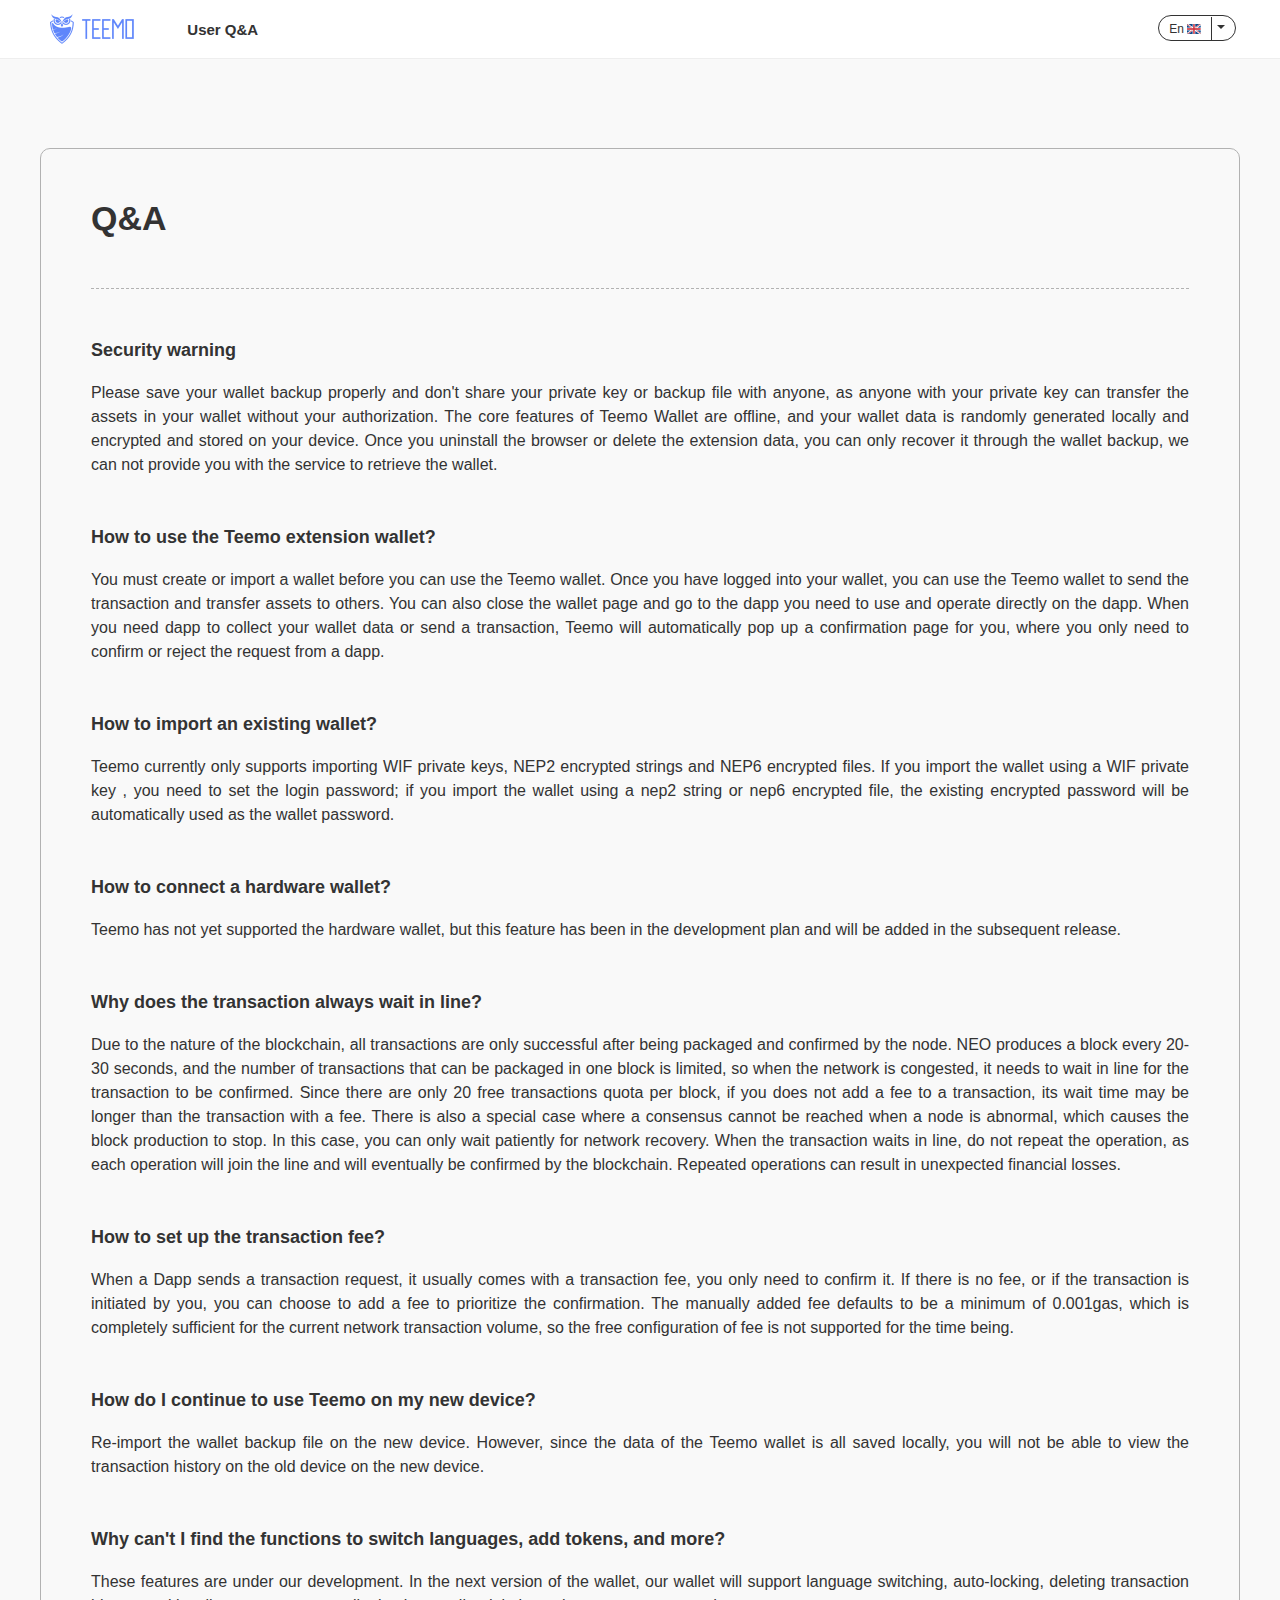
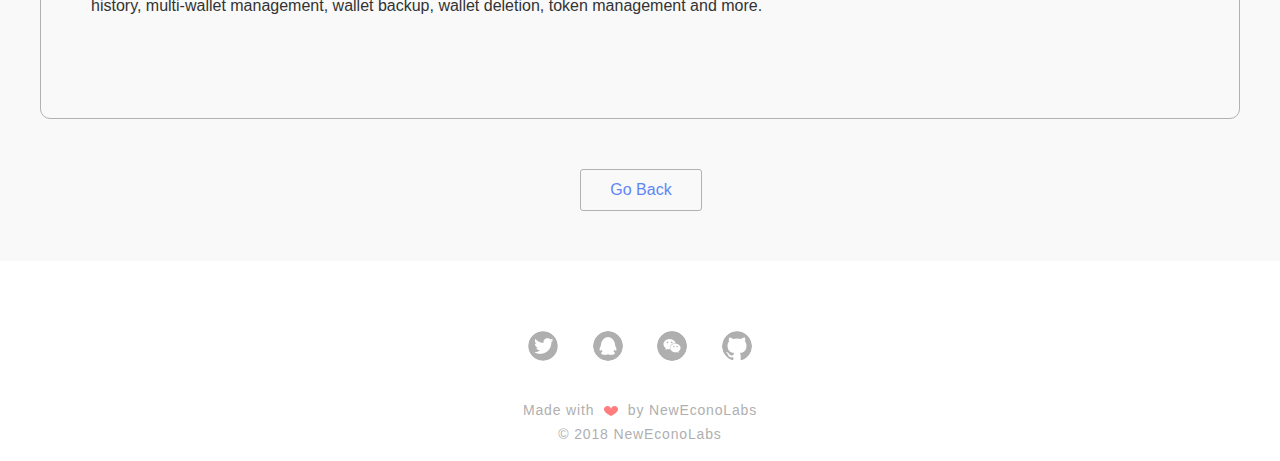
<file: qa-en.html>
<!DOCTYPE html>
<html lang="en">

<head>
    <meta charset="UTF-8">
    <meta name="viewport"
        content="width=device-width,initial-scale=1, maximum-scale=1, minimum-scale=1, user-scalable=no">
    <meta http-equiv="X-UA-Compatible" content="ie=edge">
    <meta http-equiv="Expires" content="0">
    <meta http-equiv="Pragma" content="no-cache">
    <meta http-equiv="Cache-control" content="no-cache">
    <meta http-equiv="Cache" content="no-cache">
    <title>Teemo</title>
    <link rel="icon" href="./img/bitbug_favicon.ico" type="image/x-icon">
    <link rel="stylesheet" href="./css/reset.css">
    <link rel="stylesheet" href="./css/qa-2019328.css">
    <script>
        var w = document.documentElement.clientWidth;
        // if (w < 728)
        // {
        //     document.documentElement.style.fontSize = w / 3.75 + "px";
        // } else
        // {
        document.documentElement.style.fontSize = w / 14.4 + "px";
        // }

        window.onresize = function ()
        {
            // var w = document.documentElement.clientWidth;
            // if (w < 728)
            // {
            //     document.documentElement.style.fontSize = w / 3.75 + "px";
            // } else
            // {
            document.documentElement.style.fontSize = w / 14.4 + "px";
            // }
        }
    </script>
</head>

<body>
    <header>
        <!-- <div class="menu" id="menu"></div>
        <div class="left">
            <img src="./img/logo.png" alt="logo.png" hidden>
            <img src="./img/logo.png" alt="logo2.png" hidden>
            <span></span>
        </div> -->
        <!-- <span class="mobile-language"><a href="./index-En.html">中</a></span> -->
        <div class="left">
            <a href="./index-en.html">
                <img src="./img/teemologo.png" alt="teemologo.png">
            </a>
            <strong>User Q&A</strong>
        </div>
        <div class="right" id="right">
            <!-- <span class="close-icon" id="closeBtn"></span> -->
            <div class="language-toggle" id="langQa">
                <div class="language-left">
                    <span>En</span>
                    <img src="./img/en.png" alt="">
                </div>
                <div class="triangle-wrap">
                    <div class="triangle"></div>
                </div>
                <div class="select-country" id="qaLang">
                    <ul>
                        <li><a href="./qa-zh.html">中文</a></li>
                        <li><a href="./qa-en.html">English</a></li>
                    </ul>
                </div>
            </div>
        </div>
    </header>
    <div class="continar">
        <div class="qa-wrapper">
            <h1 class="qa-title">Q&A</h1>
            <hr style="height:1px;border:none;border-top:1px dashed #B2B2B2;">
            <h2>Security warning</h2>
            <p>Please save your wallet backup properly and don't share your private key or backup file with anyone, as
                anyone with your private key can transfer the assets in your wallet without your authorization.
                The core features of Teemo Wallet are offline, and your wallet data is randomly generated locally and
                encrypted and stored on your device. Once you uninstall the browser or delete the extension data, you
                can only recover it through the wallet backup, we can not provide you with the service to retrieve the
                wallet.</p>
            <h2>How to use the Teemo extension wallet?</h2>
            <p>You must create or import a wallet before you can use the Teemo wallet.
                Once you have logged into your wallet, you can use the Teemo wallet to send the transaction and transfer
                assets to others.
                You can also close the wallet page and go to the dapp you need to use and operate directly on the dapp.
                When you need dapp to collect your wallet data or send a transaction, Teemo will automatically pop up a
                confirmation page for you, where you only need to confirm or reject the request from a dapp.</p>
            <h2>How to import an existing wallet?</h2>
            <p>Teemo currently only supports importing WIF private keys, NEP2 encrypted strings and NEP6 encrypted
                files. If you import the wallet using a WIF private key , you need to set the login password; if you
                import the wallet using a nep2 string or nep6 encrypted file, the existing encrypted password will be
                automatically used as the wallet password.
            </p>
            <h2>How to connect a hardware wallet?</h2>
            <p>Teemo has not yet supported the hardware wallet, but this feature has been in the development plan and
                will be added in the subsequent release.</p>
            <h2>Why does the transaction always wait in line?</h2>
            <p>Due to the nature of the blockchain, all transactions are only successful after being packaged and
                confirmed by the node. NEO produces a block every 20-30 seconds, and the number of transactions that can
                be packaged in one block is limited, so when the network is congested, it needs to wait in line for the
                transaction to be confirmed.
                Since there are only 20 free transactions quota per block, if you does not add a fee to a transaction,
                its wait time may be longer than the transaction with a fee.
                There is also a special case where a consensus cannot be reached when a node is abnormal, which causes
                the block production to stop. In this case, you can only wait patiently for network recovery.
                When the transaction waits in line, do not repeat the operation, as each operation will join the line
                and will eventually be confirmed by the blockchain. Repeated operations can result in unexpected
                financial losses.</p>
            <h2>How to set up the transaction fee?</h2>
            <p>When a Dapp sends a transaction request, it usually comes with a transaction fee, you only need to
                confirm it. If there is no fee, or if the transaction is initiated by you, you can choose to add a fee
                to prioritize the confirmation.
                The manually added fee defaults to be a minimum of 0.001gas, which is completely sufficient for the
                current network transaction volume, so the free configuration of fee is not supported for the time
                being.</p>
            <h2>How do I continue to use Teemo on my new device?</h2>
            <p>Re-import the wallet backup file on the new device. However, since the data of the Teemo wallet is all
                saved locally, you will not be able to view the transaction history on the old device on the new device.
            </p>
            <h2>Why can't I find the functions to switch languages, add tokens, and more?</h2>
            <p>These features are under our development. In the next version of the wallet, our wallet will support
                language switching, auto-locking, deleting transaction history, multi-wallet management, wallet backup,
                wallet deletion, token management and more. </p>
        </div>
        <div class="goback-btn">
            <a href="./index-en.html" class="goback-a">Go Back</a>
        </div>
    </div>
    <footer>
        <div class="footer-wrap">
            <div class="relation-list">
                <ul>
                    <li class="img-icon">
                        <a href="https://twitter.com/NewEconoLab" target="_blank" class="img-twitter"></a>
                    </li>
                    <li class="img-icon" id="qqfooter">
                        <a href="#qqfooter" class="img-qq"></a>
                    </li>
                    <li class="img-icon" id="wechatfooter">
                        <a href="#wechatfooter" class="img-wechat"></a>
                    </li>
                    <li class="img-icon">
                        <a href="https://github.com/NewEconoLab" target="_blank" class="img-git"></a>
                    </li>
                </ul>
            </div>
            <div class="footer-msg">
                <span>Made with</span>
                <img src="./img/loving-heart.png" alt="">
                <span>by NewEconoLabs</span>
                <br>
                <span>© 2018 NewEconoLabs</span>
            </div>
        </div>
    </footer>
    <script src="./js/jquery-1.10.1.min.js"></script>
    <script>
            var appQa = {
                init: function ()
                {
                    // 语言选择事件
                    this.onLanguageClick();
                },
                onLanguageClick: function ()
                {
                    let flag = false;
                    $("#langQa").on("click", function ()
                    {
                        flag = !flag;
                        if (flag)
                        {
                            $("#qaLang").show();
                        } else
                        {
                            $("#qaLang").hide();
                        }
                    })
                    $("#qaLang").on("click", "li", function (e)
                    {
                        let event = e || window.event;
                        event.stopPropagation();
                        $("#qaLang").hide();
                    })
                }
            }
    
            $(function ()
            {
                appQa.init();
            })
        </script>
</body>

</html>
</file>
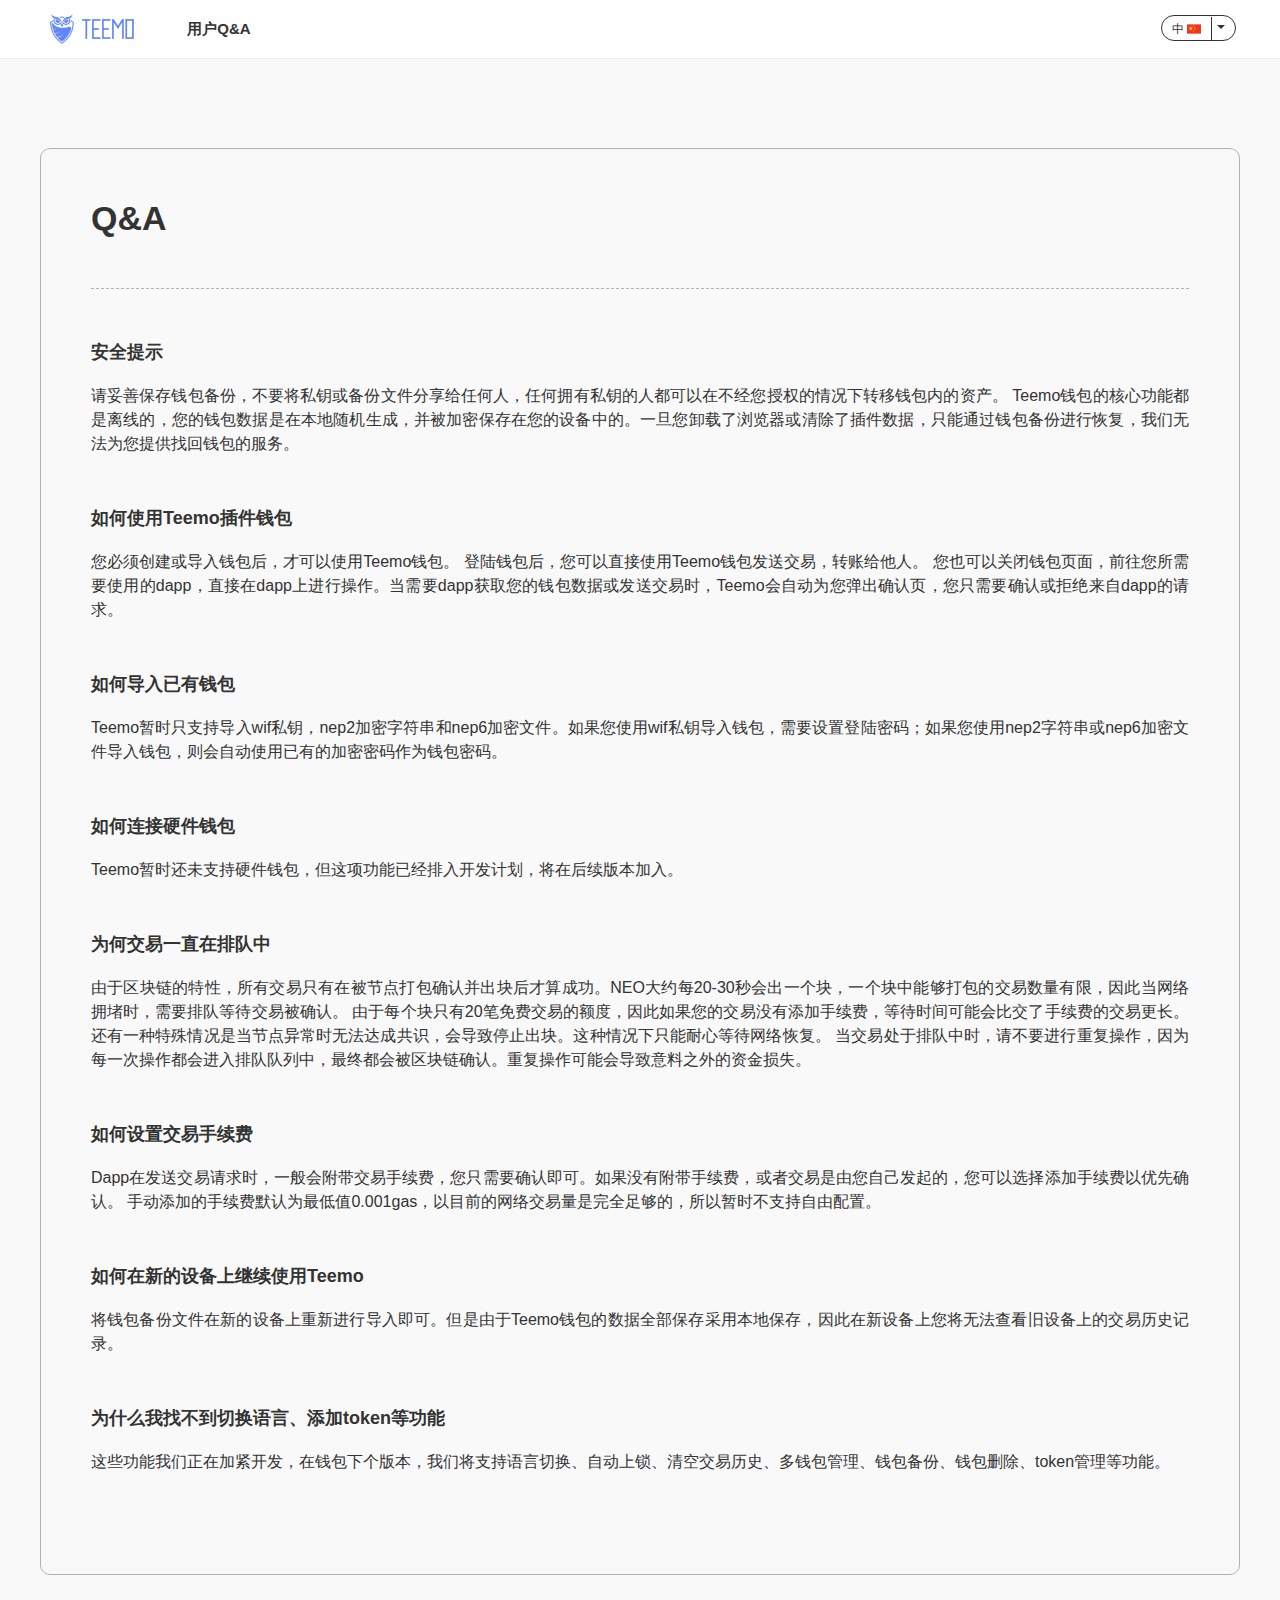
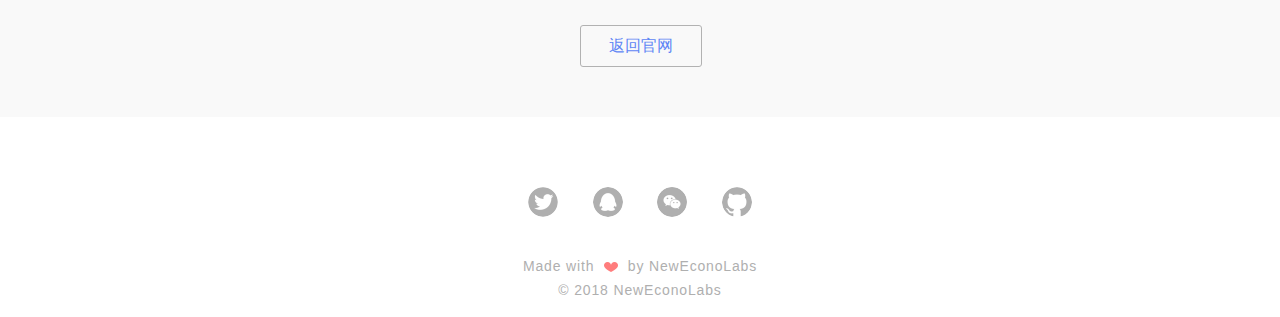
<file: qa-zh.html>
<!DOCTYPE html>
<html lang="en">

<head>
    <meta charset="UTF-8">
    <meta name="viewport"
        content="width=device-width,initial-scale=1, maximum-scale=1, minimum-scale=1, user-scalable=no">
    <meta http-equiv="X-UA-Compatible" content="ie=edge">
    <meta http-equiv="Expires" content="0">
    <meta http-equiv="Pragma" content="no-cache">
    <meta http-equiv="Cache-control" content="no-cache">
    <meta http-equiv="Cache" content="no-cache">
    <title>Teemo</title>
    <link rel="icon" href="./img/bitbug_favicon.ico" type="image/x-icon">
    <link rel="stylesheet" href="./css/reset.css">
    <link rel="stylesheet" href="./css/qa-2019328.css">
    <script>
        var w = document.documentElement.clientWidth;
        // if (w < 728)
        // {
        //     document.documentElement.style.fontSize = w / 3.75 + "px";
        // } else
        // {
            document.documentElement.style.fontSize = w / 14.4 + "px";
        // }

        window.onresize = function ()
        {
            // var w = document.documentElement.clientWidth;
            // if (w < 728)
            // {
            //     document.documentElement.style.fontSize = w / 3.75 + "px";
            // } else
            // {
                document.documentElement.style.fontSize = w / 14.4 + "px";
            // }
        }
    </script>
</head>

<body>
    <header>
        <!-- <div class="menu" id="menu"></div>
        <div class="left">
            <img src="./img/logo.png" alt="logo.png" hidden>
            <img src="./img/logo.png" alt="logo2.png" hidden>
            <span></span>
        </div> -->
        <!-- <span class="mobile-language"><a href="./index-En.html">中</a></span> -->
        <div class="left">
            <a href="./index.html">
                <img src="./img/teemologo.png" alt="teemologo.png">
            </a>
            <strong>用户Q&A</strong>
        </div>
        <div class="right" id="right">
            <!-- <span class="close-icon" id="closeBtn"></span> -->
            <div class="language-toggle" id="langQa">
                <div class="language-left">
                    <span>中</span>
                    <img src="./img/ch.png" alt="">
                </div>
                <div class="triangle-wrap">
                    <div class="triangle"></div>
                </div>
                <div class="select-country" id="qaLang">
                    <ul>
                        <li><a href="./qa-zh.html">中文</a></li>
                        <li><a href="./qa-en.html">English</a></li>
                    </ul>
                </div>
            </div>
        </div>
    </header>
    <div class="continar">
        <div class="qa-wrapper">
            <h1 class="qa-title">Q&A</h1>
            <hr style="height:1px;border:none;border-top:1px dashed #B2B2B2;">
            <h2>安全提示</h2>
            <p>请妥善保存钱包备份，不要将私钥或备份文件分享给任何人，任何拥有私钥的人都可以在不经您授权的情况下转移钱包内的资产。
                Teemo钱包的核心功能都是离线的，您的钱包数据是在本地随机生成，并被加密保存在您的设备中的。一旦您卸载了浏览器或清除了插件数据，只能通过钱包备份进行恢复，我们无法为您提供找回钱包的服务。</p>
            <h2>如何使用Teemo插件钱包</h2>
            <p>您必须创建或导入钱包后，才可以使用Teemo钱包。
                登陆钱包后，您可以直接使用Teemo钱包发送交易，转账给他人。
                您也可以关闭钱包页面，前往您所需要使用的dapp，直接在dapp上进行操作。当需要dapp获取您的钱包数据或发送交易时，Teemo会自动为您弹出确认页，您只需要确认或拒绝来自dapp的请求。</p>
            <h2>如何导入已有钱包</h2>
            <p>Teemo暂时只支持导入wif私钥，nep2加密字符串和nep6加密文件。如果您使用wif私钥导入钱包，需要设置登陆密码；如果您使用nep2字符串或nep6加密文件导入钱包，则会自动使用已有的加密密码作为钱包密码。
            </p>
            <h2>如何连接硬件钱包</h2>
            <p>Teemo暂时还未支持硬件钱包，但这项功能已经排入开发计划，将在后续版本加入。</p>
            <h2>为何交易一直在排队中</h2>
            <p>由于区块链的特性，所有交易只有在被节点打包确认并出块后才算成功。NEO大约每20-30秒会出一个块，一个块中能够打包的交易数量有限，因此当网络拥堵时，需要排队等待交易被确认。
                由于每个块只有20笔免费交易的额度，因此如果您的交易没有添加手续费，等待时间可能会比交了手续费的交易更长。
                还有一种特殊情况是当节点异常时无法达成共识，会导致停止出块。这种情况下只能耐心等待网络恢复。
                当交易处于排队中时，请不要进行重复操作，因为每一次操作都会进入排队队列中，最终都会被区块链确认。重复操作可能会导致意料之外的资金损失。</p>
            <h2>如何设置交易手续费</h2>
            <p>Dapp在发送交易请求时，一般会附带交易手续费，您只需要确认即可。如果没有附带手续费，或者交易是由您自己发起的，您可以选择添加手续费以优先确认。
                手动添加的手续费默认为最低值0.001gas，以目前的网络交易量是完全足够的，所以暂时不支持自由配置。</p>
            <h2>如何在新的设备上继续使用Teemo</h2>
            <p>将钱包备份文件在新的设备上重新进行导入即可。但是由于Teemo钱包的数据全部保存采用本地保存，因此在新设备上您将无法查看旧设备上的交易历史记录。</p>
            <h2>为什么我找不到切换语言、添加token等功能</h2>
            <p>这些功能我们正在加紧开发，在钱包下个版本，我们将支持语言切换、自动上锁、清空交易历史、多钱包管理、钱包备份、钱包删除、token管理等功能。</p>
        </div>
        <div class="goback-btn">
            <a href="./index.html" class="goback-a">返回官网</a>
        </div>
    </div>
    <footer>
        <div class="footer-wrap">
            <div class="relation-list">
                <ul>
                    <li class="img-icon">
                        <a href="https://twitter.com/NewEconoLab" target="_blank" class="img-twitter"></a>
                    </li>
                    <li class="img-icon" id="qqfooter">
                        <a href="#qqfooter" class="img-qq"></a>
                    </li>
                    <li class="img-icon" id="wechatfooter">
                        <a href="#wechatfooter" class="img-wechat"></a>
                    </li>
                    <li class="img-icon">
                        <a href="https://github.com/NewEconoLab" target="_blank" class="img-git"></a>
                    </li>
                </ul>
            </div>
            <div class="footer-msg">
                <span>Made with</span>
                <img src="./img/loving-heart.png" alt="">
                <span>by NewEconoLabs</span>
                <br>
                <span>© 2018 NewEconoLabs</span>
            </div>
        </div>
    </footer>
    <script src="./js/jquery-1.10.1.min.js"></script>
    <script>
            var appQa = {
                init: function ()
                {
                    // 语言选择事件
                    this.onLanguageClick();
                },
                onLanguageClick: function ()
                {
                    let flag = false;
                    $("#langQa").on("click", function ()
                    {
                        flag = !flag;
                        if (flag)
                        {
                            $("#qaLang").show();
                        } else
                        {
                            $("#qaLang").hide();
                        }
                    })
                    $("#qaLang").on("click", "li", function (e)
                    {
                        let event = e || window.event;
                        event.stopPropagation();
                        $("#qaLang").hide();
                    })
                }
            }
    
            $(function ()
            {
                appQa.init();
            })
        </script>
</body>

</html>
</file>
<file: css/index-20190328.css>
header {
  width: 100%;
  height: 58px;
  background: #fff;
  color: #333;
  position: fixed;
  top: 0;
  left: 0;
  z-index: 11;
  border-bottom: 1px solid #eee;
}
header .left {
  width: 84px;
  margin-top: 14px;
  margin-left: 50px;
  display: inline-block;
}
header .left img {
  width: 100%;
}
header .right {
  float: right;
  font-size: 15px;
  margin-right: 0.5rem;
}
header .right .nav {
  display: inline-block;
}
header .right .nav li {
  display: inline-block;
  margin-right: 0.5rem;
  margin-top: 21px;
  position: relative;
  font-weight: 600;
  cursor: pointer;
}
header .right .nav li.active:after {
  content: '';
  width: 100%;
  height: 6px;
  background: #5F86FB;
  border-radius: 20px;
  display: block;
  position: absolute;
  bottom: -17px;
  left: 0;
}
header .right .language-toggle {
  display: inline-block;
  border: 1px solid #333333;
  border-radius: 100px;
  height: 24px;
  line-height: 24px;
  padding: 0 10px;
  position: relative;
  top: 0;
  cursor: pointer;
}
header .right .language-toggle .language-left {
  display: inline-block;
  font-size: 12px;
  color: #333333;
  text-align: center;
  padding-right: 10px;
  border-right: 1px solid #333;
}
header .right .language-toggle .language-left img {
  width: 14px;
  height: 14px;
  margin-top: 5px;
}
header .right .language-toggle .triangle-wrap {
  display: inline-block;
}
header .right .language-toggle .triangle-wrap .triangle {
  width: 0;
  height: 0;
  margin-top: 2px;
  border: 4px solid transparent;
  border-top: 4px solid #333;
}
header .right .language-toggle .select-country {
  display: none;
  position: absolute;
  top: 27px;
  left: 0;
  width: 73px;
  border: 1px solid #333;
  border-radius: 3px;
  font-size: 12px;
  color: #333333;
  background: #fff;
}
header .right .language-toggle .select-country ul li {
  display: block;
  text-align: center;
  line-height: 25px;
  border-bottom: 1px solid #333;
}
header .right .language-toggle .select-country ul li:last-child {
  border-bottom: none;
}
header .right .language-toggle .select-country ul li a {
  display: block;
  width: 100%;
  height: 100%;
}
.continar {
  margin-top: 58px;
}
.content-one {
  background-color: #fff;
  background: url("../img/big-bg.png") no-repeat;
  background-size: cover;
  height: 7.28rem;
  margin-bottom: .6rem !important;
}
.content-one .contentone-wrap {
  width: 7rem;
  max-width: 1090px;
  margin: 0 auto;
  font-size: 24px;
  color: #FFFFFF;
  text-align: center;
  margin-top: 244px;
}
.content-one .contentone-wrap .top-wrapper {
  margin-bottom: 84px;
}
.content-one .contentone-wrap .logo-img {
  display: inline-block;
  width: 126px;
  height: 160px;
  margin-right: 25px;
}
.content-one .contentone-wrap .logo-img img {
  width: 100%;
  vertical-align: bottom;
}
.content-one .contentone-wrap .content-text {
  display: inline-block;
  width: 360px;
  text-align: center;
  vertical-align: bottom;
}
.content-one .contentone-wrap .big-title {
  font-size: 80px;
  font-weight: 600;
  margin-bottom: 20px;
}
.content-one .contentone-wrap .small-title {
  font-size: 24px;
  font-weight: 600;
}
.content-one .contentone-wrap .download-img {
  display: inline-block;
  position: relative;
}
.content-one .contentone-wrap .download-img img {
  height: 50px;
  cursor: pointer;
  vertical-align: bottom;
}
.content-one .contentone-wrap .download-img .chrome-img {
  margin-right: 92px;
}
.content-one .contentone-wrap .download-img .download-img {
  margin-right: 23px;
}
.content-one .contentone-wrap .download-img .download-text {
  vertical-align: bottom;
  text-decoration: underline;
  color: #fff;
  cursor: pointer;
  position: absolute;
  bottom: 0;
  right: -60px;
  font-size: 14px;
  color: #FFFFFF;
}
.content-one .contentone-wrap .download-img .download-text:hover {
  color: #D4D8FF;
}
.content-one .contentone-wrap .download-img .download-text-en {
  vertical-align: bottom;
  text-decoration: underline;
  color: #fff;
  cursor: pointer;
  position: absolute;
  bottom: 0;
  right: -95px;
  font-size: 14px;
  color: #FFFFFF;
}
.content-one .contentone-wrap .download-img .download-text-en:hover {
  color: #D4D8FF;
}
.content-other .content {
  position: relative;
  height: 750px;
  width: 100%;
  overflow: hidden;
  margin-bottom: 50px;
}
.content-other .content .title {
  font-size: 40px;
  color: #333333;
  position: relative;
  display: inline-block;
}
.content-other .content .title strong {
  position: relative;
  z-index: 3;
}
.content-other .content .title .title-underline {
  width: 100%;
  height: 10px;
  background: #5F8DFB;
  position: absolute;
  bottom: 0;
  left: 0;
  z-index: 2;
}
.content-other .content-two {
  background: #F9F9F9;
}
.content-other .content-two .title {
  margin-top: 116px;
  margin-left: 4.39rem;
  margin-bottom: 57px;
}
.content-other .content-two .introduce-text {
  width: 4.5rem;
  margin-left: 4.39rem;
  font-size: 20px;
  color: #333333;
  line-height: 50px;
  position: relative;
  z-index: 2;
}
.content-other .content-two .introduce-img .bg-first,
.content-other .content-two .introduce-img .bg-second,
.content-other .content-two .introduce-img .bg-third {
  width: 375px;
  box-shadow: 0 2px 10px 0 rgba(171, 171, 171, 0.25);
}
.content-other .content-two .introduce-img .bg-first {
  position: absolute;
  top: -45px;
  left: -95px;
}
.content-other .content-two .introduce-img .bg-second {
  position: absolute;
  bottom: -280px;
  left: 44%;
}
.content-other .content-two .introduce-img .bg-third {
  position: absolute;
  top: -15px;
  right: -130px;
}
.content-other .content-three .trait-title {
  width: 1200px;
  margin: 0 auto;
}
.content-other .content-three .title {
  margin-bottom: 20px;
  margin-top: 50px;
}
.content-other .content-three .trait-wrapper {
  width: 1200px;
  height: 600px;
  border-radius: 10px;
  margin: 0 auto;
  text-align: center;
  display: flex;
  justify-content: space-evenly;
  background-image: linear-gradient(90deg, #6A8CFB 0%, #766CFB 100%);
  box-shadow: 0 2px 10px 0 rgba(95, 141, 251, 0.5);
  font-size: 18px;
  color: #ffffff;
  position: relative;
  z-index: 2;
}
.content-other .content-three .trait-wrapper .trait-small {
  width: 230px;
}
.content-other .content-three .trait-wrapper .trait-small .small-img {
  width: 50px;
  height: 50px;
  margin: 0 auto;
  margin-top: 160px;
  margin-bottom: 40px;
}
.content-other .content-three .trait-wrapper .trait-small .small-img img {
  width: 100%;
}
.content-other .content-three .trait-wrapper .trait-small .small-title {
  font-size: 24px;
  display: block;
  margin-bottom: 30px;
}
.content-other .content-three .trait-wrapper .trait-small .small-text-en {
  font-size: 14px;
  table-layout: fixed;
  word-wrap: break-word;
  word-break: normal;
  text-align: justify;
  text-justify: inter-ideograph;
}
.content-other .content-three .trait-smallbox-top,
.content-other .content-three .trait-smallbox-bottom {
  width: 720px;
  height: 409px;
  background: #F6F6F6;
}
.content-other .content-three .trait-smallbox-top {
  position: absolute;
  top: 0;
  left: 0;
  z-index: 1;
}
.content-other .content-three .trait-smallbox-bottom {
  position: absolute;
  bottom: 0;
  right: 0;
  z-index: 1;
}
.content-other .content-four .title {
  margin-top: 120px;
  margin-left: 2.2rem;
}
.content-other .content-four .title .white-box {
  width: 200px;
  height: 200px;
  border: 1px solid #EBEBEB;
  border-radius: 8px;
  position: absolute;
  top: -57px;
  left: 117px;
  z-index: 1;
}
.content-other .content-four .about-content {
  font-size: 20px;
  color: #333333;
  line-height: 30px;
  margin-top: 130px;
  position: relative;
  z-index: 1;
}
.content-other .content-four .about-content .about-text {
  display: block;
  width: 1000px;
  margin: 0 auto;
  margin-bottom: 50px;
}
.content-other .content-four .left-wrapper .zi-box {
  width: 30px;
  height: 30px;
  background: #8F98F4;
  border-radius: 3px;
  position: absolute;
  top: 298px;
  left: -8px;
  -webkit-filter: blur(5px);
  -moz-filter: blur(5px);
  -o-filter: blur(5px);
  -ms-filter: blur(5px);
  filter: blur(5px);
}
.content-other .content-four .left-wrapper .cheng-box {
  width: 20px;
  height: 20px;
  background: #FFC6C6;
  border-radius: 3px;
  position: absolute;
  top: 258px;
  left: 170px;
}
.content-other .content-four .left-wrapper .green-box {
  width: 12px;
  height: 12px;
  background: #5FFB9A;
  border-radius: 3px;
  position: absolute;
  top: 383px;
  left: 147px;
}
.content-other .content-four .left-wrapper .blue-box {
  width: 14px;
  height: 14px;
  background: #5F8DFB;
  border-radius: 3px;
  position: absolute;
  top: 484px;
  left: 213px;
}
.content-other .content-four .left-wrapper .fen-box {
  width: 12px;
  height: 12px;
  background: #FF9BFA;
  border-radius: 3px;
  position: absolute;
  top: 595px;
  left: 139px;
}
.content-other .content-four .right-wrapper .fen-box {
  width: 30px;
  height: 30px;
  background: #FF9BFA;
  border-radius: 3px;
  position: absolute;
  top: 263px;
  right: -9px;
  -webkit-filter: blur(5px);
  -moz-filter: blur(5px);
  -o-filter: blur(5px);
  -ms-filter: blur(5px);
  filter: blur(5px);
}
.content-other .content-four .right-wrapper .zi-box {
  width: 20px;
  height: 20px;
  background: #8F98F4;
  border-radius: 3px;
  position: absolute;
  top: 364px;
  right: 94px;
}
.content-other .content-four .right-wrapper .blue-box {
  width: 14px;
  height: 14px;
  background: #5F8DFB;
  border-radius: 3px;
  position: absolute;
  top: 438px;
  right: 213px;
}
.content-other .content-four .right-wrapper .cheng-box {
  width: 12px;
  height: 12px;
  background: #FFC6C6;
  border-radius: 3px;
  position: absolute;
  top: 524px;
  right: 42px;
}
.content-other .content-four .right-wrapper .green-box {
  width: 12px;
  height: 12px;
  background: #5FFB9A;
  border-radius: 3px;
  position: absolute;
  top: 610px;
  right: 199px;
}
.content-other .content-four .none-box {
  width: 200px;
  height: 200px;
  border: 1px solid #EBEBEB;
  border-radius: 8px;
  position: absolute;
  bottom: -67px;
  right: 127px;
}
.content-other .content-five {
  text-align: center;
  background-image: linear-gradient(90deg, #688CFB 0%, #766BFB 100%);
  color: #fff;
}
.content-other .content-five .title {
  color: #fff;
  margin-top: 120px;
  margin-bottom: 120px;
}
.content-other .content-five .title .title-underline {
  background: #FAD74C;
}
.content-other .content-five .help-wrapper {
  display: flex;
  justify-content: center;
}
.content-other .content-five .help-wrapper .help-box {
  width: 260px;
  height: 260px;
  border: 1px solid #FFFFFF;
  border-radius: 9px;
  margin-right: 100px;
}
.content-other .content-five .help-wrapper .help-box .help-title {
  font-size: 24px;
  display: block;
  margin-top: 60px;
  margin-bottom: 65px;
}
.content-other .content-five .help-wrapper .help-box .help-link {
  font-size: 20px;
  text-decoration: underline;
  color: #fff;
  cursor: pointer;
}
.content-other .content-five .help-wrapper .help-box .help-link:hover {
  color: #D4D8FF;
}
.content-other .content-five .help-wrapper .help-box:last-child {
  margin-right: 0;
}
footer {
  height: 200px;
  background: #fff;
  text-align: center;
}
footer .footer-wrap {
  width: 300px;
  margin: 0 auto;
  font-size: 14px;
  color: #AFAFAF;
  letter-spacing: 0.84px;
  line-height: 24px;
  padding-top: 70px;
}
footer .footer-wrap .relation-list {
  padding-bottom: 30px;
}
footer .footer-wrap .relation-list ul .img-icon {
  display: inline-block;
  position: relative;
  z-index: 2;
}
footer .footer-wrap .relation-list ul .img-icon a {
  display: inline-block;
  width: 30px;
  height: 30px;
  margin-right: 30px;
  border-radius: 50%;
  -webkit-transition: -webkit-transform 0.5s;
  -moz-transition: -moz-transform 0.5s;
  -ms-transition: -ms-transform 0.5s;
  transition: transform 0.5s;
}
footer .footer-wrap .relation-list ul .img-icon a.img-twitter {
  background: url("../img/twitter-no.png") no-repeat;
  background-size: cover;
}
footer .footer-wrap .relation-list ul .img-icon a.img-qq {
  background: url("../img/qq-no.png") no-repeat;
  background-size: cover;
}
footer .footer-wrap .relation-list ul .img-icon a.img-wechat {
  background: url("../img/wechat-no.png") no-repeat;
  background-size: cover;
}
footer .footer-wrap .relation-list ul .img-icon a.img-git {
  background: url("../img/github-no.png") no-repeat;
  background-size: cover;
  margin-right: 0;
}
footer .footer-wrap .relation-list ul .img-icon a:hover {
  -webkit-transform: translateY(-3px);
  -moz-transform: translateY(-3px);
  -ms-transform: translateY(-3px);
  transform: translateY(-3px);
}
footer .footer-wrap .relation-list ul .img-icon a:hover.img-twitter {
  background: url("../img/twitter-yes.png") no-repeat;
  background-size: cover;
  box-shadow: 0 2px 10px 0 #C4E8FF;
}
footer .footer-wrap .relation-list ul .img-icon a:hover.img-qq {
  background: url("../img/qq-yes.png") no-repeat;
  background-size: cover;
  box-shadow: 0 2px 10px 0 #BFE7FF;
  position: relative;
}
footer .footer-wrap .relation-list ul .img-icon a:hover.img-qq::after {
  content: '';
  width: 80px;
  height: 80px;
  position: absolute;
  bottom: 40px;
  left: -24px;
  background: url('../img/qqcode.png') no-repeat;
  background-size: cover;
  box-shadow: 0 2px 10px 0 #d2d2d2;
}
footer .footer-wrap .relation-list ul .img-icon a:hover.img-wechat {
  background: url("../img/wechat-yes.png") no-repeat;
  background-size: cover;
  box-shadow: 0 2px 10px 0 #B6D5B4;
  position: relative;
}
footer .footer-wrap .relation-list ul .img-icon a:hover.img-wechat::after {
  content: '';
  width: 80px;
  height: 80px;
  position: absolute;
  bottom: 40px;
  left: -24px;
  background: url('../img/qrcode.png') no-repeat;
  background-size: cover;
  box-shadow: 0 2px 10px 0 #d2d2d2;
}
footer .footer-wrap .relation-list ul .img-icon a:hover.img-git {
  background: url("../img/github-yes.png") no-repeat;
  background-size: cover;
  box-shadow: 0 2px 10px 0 #CECECE;
}
footer .footer-wrap .footer-msg img {
  width: 14px;
  height: 10px;
  margin: 0 5px;
  vertical-align: middle;
}
</file>
<file: css/qa-20190417.css>
body {
  background: #F9F9F9;
  padding-top: 148px;
}
header {
  width: 100%;
  height: 58px;
  background: #fff;
  color: #333;
  position: fixed;
  top: 0;
  left: 0;
  z-index: 11;
  border-bottom: 1px solid #eee;
}
header .left {
  margin-top: 14px;
  margin-left: 50px;
  display: inline-block;
}
header .left img {
  width: 84px;
  margin-right: 50px;
  vertical-align: middle;
  cursor: pointer;
}
header .left strong {
  vertical-align: middle;
  font-size: 15px;
  color: #333333;
}
header .right {
  float: right;
  font-size: 15px;
  margin-right: 0.5rem;
}
header .right .language-toggle {
  display: inline-block;
  border: 1px solid #333333;
  border-radius: 100px;
  height: 24px;
  line-height: 24px;
  padding: 0 10px;
  position: relative;
  top: 15px;
  cursor: pointer;
}
header .right .language-toggle .language-left {
  display: inline-block;
  font-size: 12px;
  color: #333333;
  text-align: center;
  padding-right: 10px;
  border-right: 1px solid #333;
}
header .right .language-toggle .language-left img {
  width: 14px;
  height: 14px;
  margin-top: 5px;
}
header .right .language-toggle .triangle-wrap {
  display: inline-block;
}
header .right .language-toggle .triangle-wrap .triangle {
  width: 0;
  height: 0;
  margin-top: 2px;
  border: 4px solid transparent;
  border-top: 4px solid #333;
}
header .right .language-toggle .select-country {
  display: none;
  position: absolute;
  top: 27px;
  left: 0;
  width: 73px;
  border: 1px solid #333;
  border-radius: 3px;
  font-size: 12px;
  color: #333333;
  background: #fff;
}
header .right .language-toggle .select-country ul li {
  display: block;
  text-align: center;
  line-height: 25px;
  border-bottom: 1px solid #333;
}
header .right .language-toggle .select-country ul li:last-child {
  border-bottom: none;
}
header .right .language-toggle .select-country ul li a {
  display: block;
  width: 100%;
  height: 100%;
}
.continar {
  background: #F9F9F9;
}
.continar .qa-wrapper {
  width: 12rem;
  min-width: 1200px;
  margin: 0 auto;
  border: 1px solid #B2B2B2;
  border-radius: 10px;
  padding: 50px 50px 100px 50px;
  box-sizing: border-box;
}
.continar .qa-wrapper .qa-title {
  font-size: 34px;
  color: #333333;
  margin-bottom: 50px;
}
.continar .qa-wrapper h2 {
  margin-top: 50px;
  margin-bottom: 20px;
  font-size: 18px;
  color: #333333;
}
.continar .qa-wrapper p {
  font-size: 16px;
  color: #333333;
  line-height: 24px;
  text-align: justify;
}
.continar .qa-wrapper .intall-img {
  margin-bottom: 50px;
  margin-top: 20px;
}
.continar .qa-wrapper .intall-img-last {
  margin-top: 20px;
  width: 444px;
}
.continar .qa-wrapper .step1-img {
  width: 412px;
}
.continar .qa-wrapper .down1-img,
.continar .qa-wrapper .down3-img,
.continar .qa-wrapper .down4-img,
.continar .qa-wrapper .down5-img {
  width: 50%;
}
.continar .qa-wrapper .step2-img {
  width: 567px;
}
.continar .qa-wrapper .step3-img {
  width: 423px;
}
.continar .qa-wrapper .step4-img {
  width: 528px;
}
.continar .goback-btn {
  width: 120px;
  margin: 0 auto;
  margin-top: 50px;
  padding-bottom: 50px;
}
.continar .goback-btn .goback-a {
  display: block;
  width: 120px;
  height: 40px;
  border: 1px solid #B2B2B2;
  border-radius: 3px;
  color: #5F86F5;
  font-size: 16px;
  line-height: 40px;
  text-align: center;
  cursor: pointer;
}
.continar .privacy-wrapper {
  width: 12rem;
  min-width: 1200px;
  margin: 0 auto;
  border: 1px solid #B2B2B2;
  border-radius: 10px;
  padding: 50px 50px 100px 50px;
  box-sizing: border-box;
}
.continar .privacy-wrapper .privacy-title {
  font-size: 34px;
  color: #333333;
  margin-bottom: 50px;
}
.continar .privacy-wrapper h2 {
  margin-top: 50px;
  margin-bottom: 20px;
  font-size: 18px;
  color: #333333;
}
.continar .privacy-wrapper p {
  font-size: 16px;
  color: #333333;
  line-height: 24px;
  text-align: justify;
  margin-bottom: 20px;
}
.continar .privacy-wrapper p.otherline {
  text-indent: 25px;
  margin-top: -20px;
}
.continar .privacy-wrapper span {
  font-size: 16px;
  color: #333333;
  line-height: 24px;
  text-align: justify;
}
.continar .privacy-wrapper .date-text {
  margin-top: 70px;
}
.continar .privacy-wrapper .date-text h1 {
  font-size: 18px;
}
footer {
  height: 200px;
  background: #fff;
  text-align: center;
}
footer .footer-wrap {
  margin: 0 auto;
  font-size: 14px;
  color: #AFAFAF;
  letter-spacing: 0.84px;
  line-height: 24px;
  padding-top: 70px;
}
footer .footer-wrap .relation-list {
  padding-bottom: 20px;
}
footer .footer-wrap .relation-list ul .img-icon {
  display: inline-block;
  position: relative;
  z-index: 2;
}
footer .footer-wrap .relation-list ul .img-icon a {
  display: inline-block;
  width: 30px;
  height: 30px;
  margin-right: 30px;
  border-radius: 50%;
  -webkit-transition: -webkit-transform 0.5s;
  -moz-transition: -moz-transform 0.5s;
  -ms-transition: -ms-transform 0.5s;
  transition: transform 0.5s;
}
footer .footer-wrap .relation-list ul .img-icon a.img-twitter {
  background: url("../img/twitter-no.png") no-repeat;
  background-size: cover;
}
footer .footer-wrap .relation-list ul .img-icon a.img-qq {
  background: url("../img/qq-no.png") no-repeat;
  background-size: cover;
}
footer .footer-wrap .relation-list ul .img-icon a.img-wechat {
  background: url("../img/wechat-no.png") no-repeat;
  background-size: cover;
}
footer .footer-wrap .relation-list ul .img-icon a.img-git {
  background: url("../img/github-no.png") no-repeat;
  background-size: cover;
  margin-right: 0;
}
footer .footer-wrap .relation-list ul .img-icon a:hover {
  -webkit-transform: translateY(-3px);
  -moz-transform: translateY(-3px);
  -ms-transform: translateY(-3px);
  transform: translateY(-3px);
}
footer .footer-wrap .relation-list ul .img-icon a:hover.img-twitter {
  background: url("../img/twitter-yes.png") no-repeat;
  background-size: cover;
  box-shadow: 0 2px 10px 0 #C4E8FF;
}
footer .footer-wrap .relation-list ul .img-icon a:hover.img-qq {
  background: url("../img/qq-yes.png") no-repeat;
  background-size: cover;
  box-shadow: 0 2px 10px 0 #BFE7FF;
  position: relative;
}
footer .footer-wrap .relation-list ul .img-icon a:hover.img-qq::after {
  content: '';
  width: 80px;
  height: 80px;
  position: absolute;
  bottom: 40px;
  left: -24px;
  background: url('../img/qqcode.png') no-repeat;
  background-size: cover;
  box-shadow: 0 2px 10px 0 #d2d2d2;
}
footer .footer-wrap .relation-list ul .img-icon a:hover.img-wechat {
  background: url("../img/wechat-yes.png") no-repeat;
  background-size: cover;
  box-shadow: 0 2px 10px 0 #B6D5B4;
  position: relative;
}
footer .footer-wrap .relation-list ul .img-icon a:hover.img-wechat::after {
  content: '';
  width: 80px;
  height: 80px;
  position: absolute;
  bottom: 40px;
  left: -24px;
  background: url('../img/qrcode.png') no-repeat;
  background-size: cover;
  box-shadow: 0 2px 10px 0 #d2d2d2;
}
footer .footer-wrap .relation-list ul .img-icon a:hover.img-git {
  background: url("../img/github-yes.png") no-repeat;
  background-size: cover;
  box-shadow: 0 2px 10px 0 #CECECE;
}
footer .footer-wrap .footer-msg img {
  width: 14px;
  height: 10px;
  margin: 0 5px;
  vertical-align: middle;
}
footer .footer-wrap .footer-msg a {
  text-decoration: underline;
  font-size: 14px;
  color: #B2B2B2;
  cursor: pointer;
}
footer .footer-wrap .footer-msg .footer-text {
  position: relative;
  margin-left: 40px;
  margin-right: 40px;
}
footer .footer-wrap .footer-msg .footer-text::before {
  content: '.';
  position: absolute;
  top: -5px;
  left: -20px;
}
footer .footer-wrap .footer-msg .footer-text::after {
  content: '.';
  position: absolute;
  top: -5px;
  right: -22px;
}
</file>
<file: css/qa-2019328.css>
body {
  background: #F9F9F9;
  padding-top: 148px;
}
header {
  width: 100%;
  height: 58px;
  background: #fff;
  color: #333;
  position: fixed;
  top: 0;
  left: 0;
  z-index: 11;
  border-bottom: 1px solid #eee;
}
header .left {
  margin-top: 14px;
  margin-left: 50px;
  display: inline-block;
}
header .left img {
  width: 84px;
  margin-right: 50px;
  vertical-align: middle;
  cursor: pointer;
}
header .left strong {
  vertical-align: middle;
  font-size: 15px;
  color: #333333;
}
header .right {
  float: right;
  font-size: 15px;
  margin-right: 0.5rem;
}
header .right .language-toggle {
  display: inline-block;
  border: 1px solid #333333;
  border-radius: 100px;
  height: 24px;
  line-height: 24px;
  padding: 0 10px;
  position: relative;
  top: 15px;
  cursor: pointer;
}
header .right .language-toggle .language-left {
  display: inline-block;
  font-size: 12px;
  color: #333333;
  text-align: center;
  padding-right: 10px;
  border-right: 1px solid #333;
}
header .right .language-toggle .language-left img {
  width: 14px;
  height: 14px;
  margin-top: 5px;
}
header .right .language-toggle .triangle-wrap {
  display: inline-block;
}
header .right .language-toggle .triangle-wrap .triangle {
  width: 0;
  height: 0;
  margin-top: 2px;
  border: 4px solid transparent;
  border-top: 4px solid #333;
}
header .right .language-toggle .select-country {
  display: none;
  position: absolute;
  top: 27px;
  left: 0;
  width: 73px;
  border: 1px solid #333;
  border-radius: 3px;
  font-size: 12px;
  color: #333333;
  background: #fff;
}
header .right .language-toggle .select-country ul li {
  display: block;
  text-align: center;
  line-height: 25px;
  border-bottom: 1px solid #333;
}
header .right .language-toggle .select-country ul li:last-child {
  border-bottom: none;
}
header .right .language-toggle .select-country ul li a {
  display: block;
  width: 100%;
  height: 100%;
}
.continar {
  background: #F9F9F9;
}
.continar .qa-wrapper {
  width: 12rem;
  min-width: 1200px;
  margin: 0 auto;
  border: 1px solid #B2B2B2;
  border-radius: 10px;
  padding: 50px 50px 100px 50px;
  box-sizing: border-box;
}
.continar .qa-wrapper .qa-title {
  font-size: 34px;
  color: #333333;
  margin-bottom: 50px;
}
.continar .qa-wrapper h2 {
  margin-top: 50px;
  margin-bottom: 20px;
  font-size: 18px;
  color: #333333;
}
.continar .qa-wrapper p {
  font-size: 16px;
  color: #333333;
  line-height: 24px;
  text-align: justify;
}
.continar .qa-wrapper .intall-img {
  margin-bottom: 50px;
  margin-top: 20px;
}
.continar .qa-wrapper .intall-img-last {
  margin-top: 20px;
  width: 444px;
}
.continar .qa-wrapper .step1-img {
  width: 412px;
}
.continar .qa-wrapper .down1-img,
.continar .qa-wrapper .down3-img,
.continar .qa-wrapper .down4-img,
.continar .qa-wrapper .down5-img {
  width: 50%;
}
.continar .qa-wrapper .step2-img {
  width: 567px;
}
.continar .qa-wrapper .step3-img {
  width: 423px;
}
.continar .qa-wrapper .step4-img {
  width: 528px;
}
.continar .goback-btn {
  width: 120px;
  margin: 0 auto;
  margin-top: 50px;
  padding-bottom: 50px;
}
.continar .goback-btn .goback-a {
  display: block;
  width: 120px;
  height: 40px;
  border: 1px solid #B2B2B2;
  border-radius: 3px;
  color: #5F86F5;
  font-size: 16px;
  line-height: 40px;
  text-align: center;
  cursor: pointer;
}
footer {
  height: 200px;
  background: #fff;
  text-align: center;
}
footer .footer-wrap {
  width: 300px;
  margin: 0 auto;
  font-size: 14px;
  color: #AFAFAF;
  letter-spacing: 0.84px;
  line-height: 24px;
  padding-top: 70px;
}
footer .footer-wrap .relation-list {
  padding-bottom: 30px;
}
footer .footer-wrap .relation-list ul .img-icon {
  display: inline-block;
  position: relative;
  z-index: 2;
}
footer .footer-wrap .relation-list ul .img-icon a {
  display: inline-block;
  width: 30px;
  height: 30px;
  margin-right: 30px;
  border-radius: 50%;
  -webkit-transition: -webkit-transform 0.5s;
  -moz-transition: -moz-transform 0.5s;
  -ms-transition: -ms-transform 0.5s;
  transition: transform 0.5s;
}
footer .footer-wrap .relation-list ul .img-icon a.img-twitter {
  background: url("../img/twitter-no.png") no-repeat;
  background-size: cover;
}
footer .footer-wrap .relation-list ul .img-icon a.img-qq {
  background: url("../img/qq-no.png") no-repeat;
  background-size: cover;
}
footer .footer-wrap .relation-list ul .img-icon a.img-wechat {
  background: url("../img/wechat-no.png") no-repeat;
  background-size: cover;
}
footer .footer-wrap .relation-list ul .img-icon a.img-git {
  background: url("../img/github-no.png") no-repeat;
  background-size: cover;
  margin-right: 0;
}
footer .footer-wrap .relation-list ul .img-icon a:hover {
  -webkit-transform: translateY(-3px);
  -moz-transform: translateY(-3px);
  -ms-transform: translateY(-3px);
  transform: translateY(-3px);
}
footer .footer-wrap .relation-list ul .img-icon a:hover.img-twitter {
  background: url("../img/twitter-yes.png") no-repeat;
  background-size: cover;
  box-shadow: 0 2px 10px 0 #C4E8FF;
}
footer .footer-wrap .relation-list ul .img-icon a:hover.img-qq {
  background: url("../img/qq-yes.png") no-repeat;
  background-size: cover;
  box-shadow: 0 2px 10px 0 #BFE7FF;
  position: relative;
}
footer .footer-wrap .relation-list ul .img-icon a:hover.img-qq::after {
  content: '';
  width: 80px;
  height: 80px;
  position: absolute;
  bottom: 40px;
  left: -24px;
  background: url('../img/qqcode.png') no-repeat;
  background-size: cover;
  box-shadow: 0 2px 10px 0 #d2d2d2;
}
footer .footer-wrap .relation-list ul .img-icon a:hover.img-wechat {
  background: url("../img/wechat-yes.png") no-repeat;
  background-size: cover;
  box-shadow: 0 2px 10px 0 #B6D5B4;
  position: relative;
}
footer .footer-wrap .relation-list ul .img-icon a:hover.img-wechat::after {
  content: '';
  width: 80px;
  height: 80px;
  position: absolute;
  bottom: 40px;
  left: -24px;
  background: url('../img/qrcode.png') no-repeat;
  background-size: cover;
  box-shadow: 0 2px 10px 0 #d2d2d2;
}
footer .footer-wrap .relation-list ul .img-icon a:hover.img-git {
  background: url("../img/github-yes.png") no-repeat;
  background-size: cover;
  box-shadow: 0 2px 10px 0 #CECECE;
}
footer .footer-wrap .footer-msg img {
  width: 14px;
  height: 10px;
  margin: 0 5px;
  vertical-align: middle;
}
</file>
